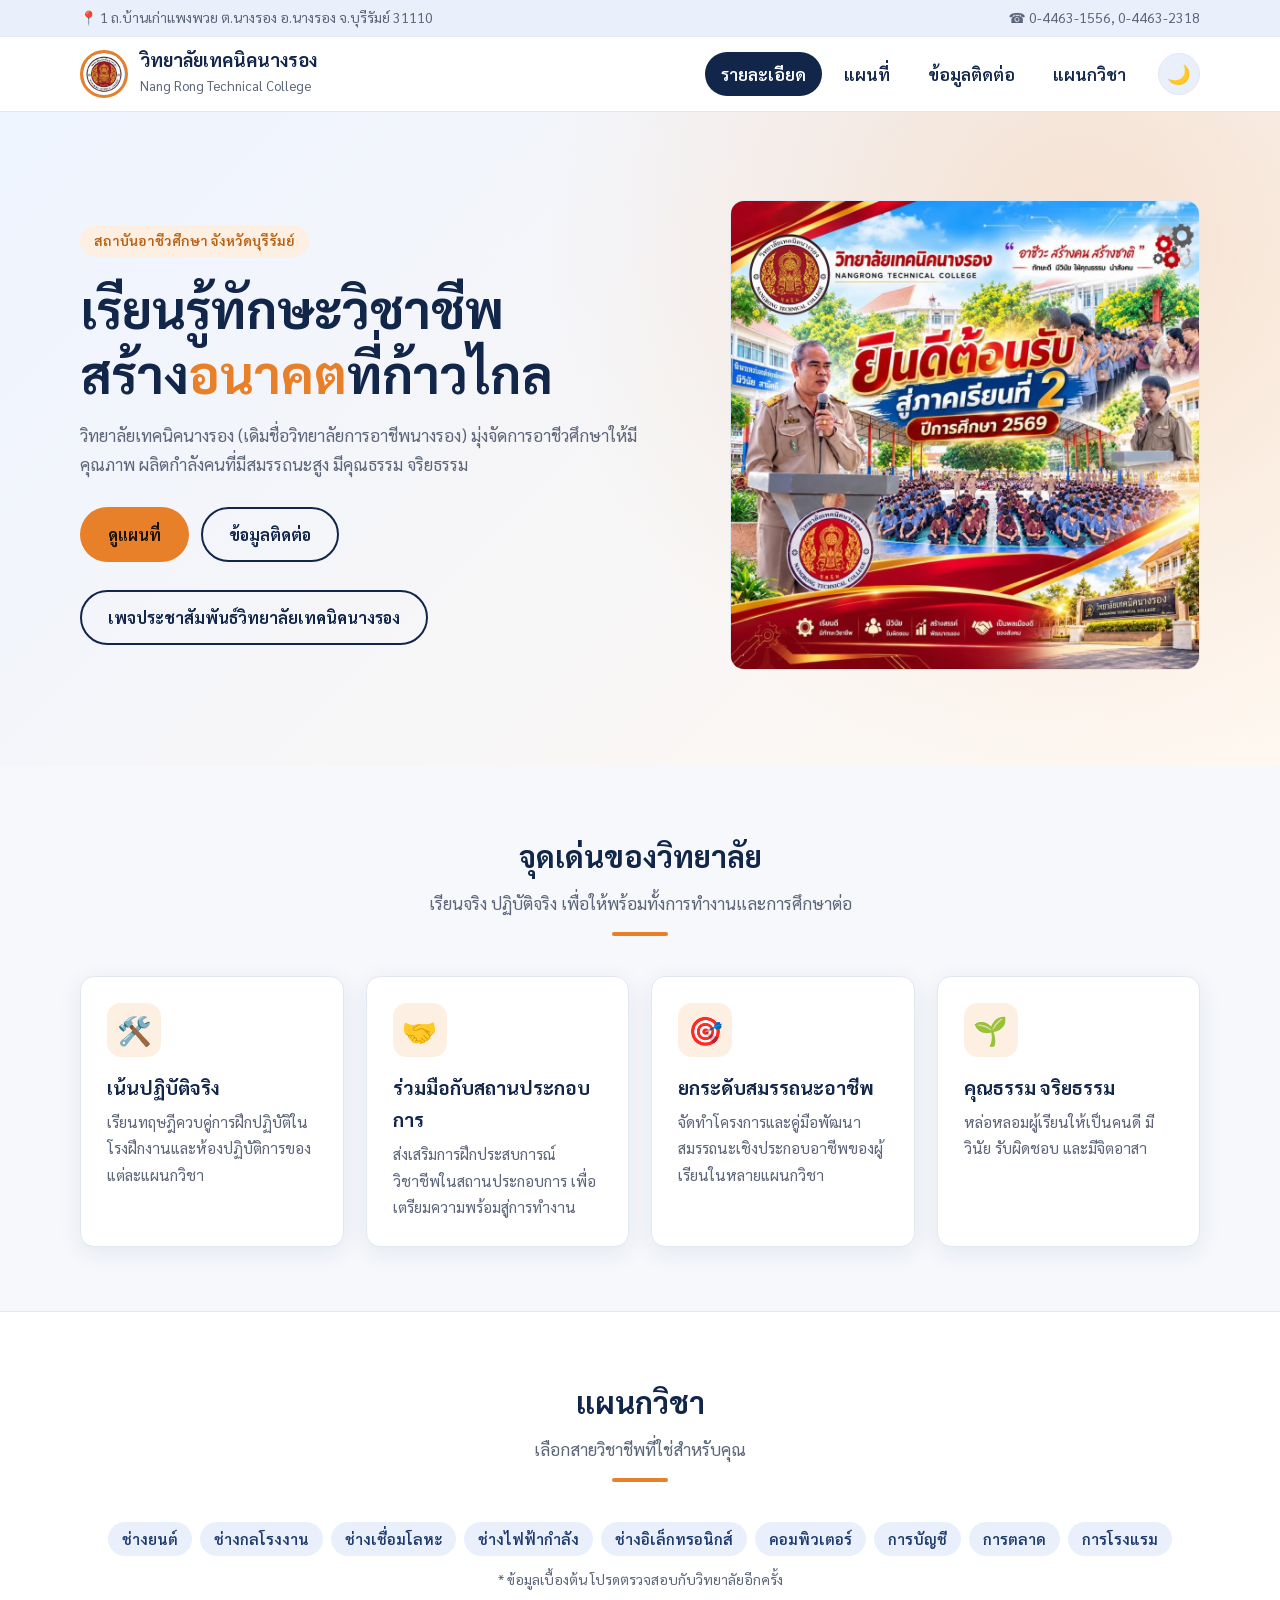
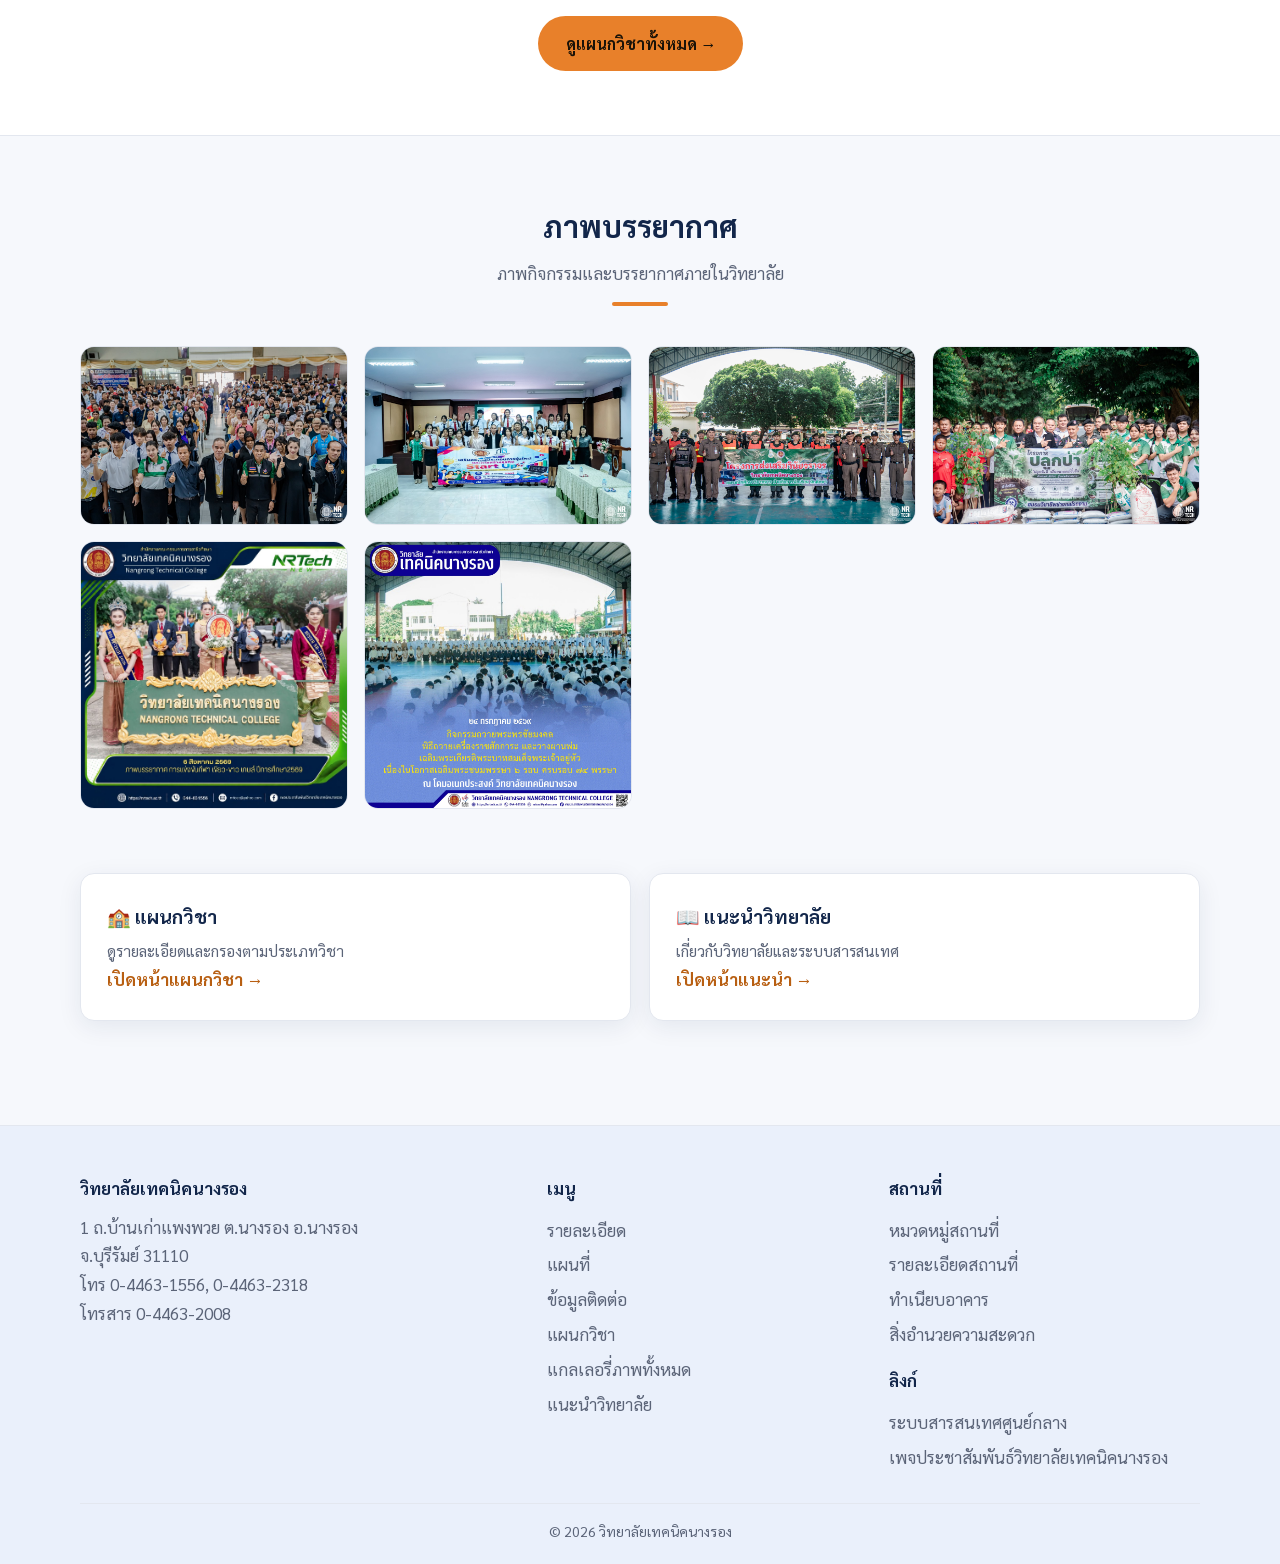
<file: index.html>
<!DOCTYPE html>
<html lang="th">
<head>
  <meta charset="UTF-8">
  <meta name="viewport" content="width=device-width, initial-scale=1">
  <title>รายละเอียด | วิทยาลัยเทคนิคนางรอง</title>
  <meta name="description" content="วิทยาลัยเทคนิคนางรอง อ.นางรอง จ.บุรีรัมย์ รายละเอียด จุดเด่น แผนกวิชา และภาพบรรยากาศ">
  <link rel="preconnect" href="https://fonts.googleapis.com">
  <link rel="preconnect" href="https://fonts.gstatic.com" crossorigin>
  <link href="https://fonts.googleapis.com/css2?family=Sarabun:wght@400;600;700&display=swap" rel="stylesheet">
  <link rel="stylesheet" href="style.css">
  <script src="theme.js"></script>
</head>
<body>

  <div class="topbar">
    <div class="container">
      <span>📍 1 ถ.บ้านเก่าแพงพวย ต.นางรอง อ.นางรอง จ.บุรีรัมย์ 31110</span>
      <span>☎ 0-4463-1556, 0-4463-2318</span>
    </div>
  </div>

  <header class="site-header">
    <div class="container">
      <a href="index.html" class="brand">
        <!-- โลโก้: ใส่ไฟล์ไว้ที่ images/logo.png (ถ้ายังไม่มี จะแสดงตัวอักษร "นร") -->
        <div class="brand-mark"><span>นร</span><img src="roob/home.jpg" alt="โลโก้วิทยาลัยเทคนิคนางรอง" onerror="this.remove()"></div>
        <div class="brand-text">
          <strong>วิทยาลัยเทคนิคนางรอง</strong>
          <span>Nang Rong Technical College</span>
        </div>
      </a>
      <button class="theme-btn" id="themeBtn" type="button" aria-label="เปลี่ยนเป็นโหมดมืด">🌙</button>
      <button class="menu-btn" aria-label="เปิดเมนู" onclick="document.getElementById('nav').classList.toggle('open')">☰</button>
      <nav class="nav" id="nav">
        <a href="index.html" class="active">รายละเอียด</a>
        <a href="map.html">แผนที่</a>
        <a href="contact.html">ข้อมูลติดต่อ</a>
        <a href="departments.html">แผนกวิชา</a>
      </nav>
    </div>
  </header>

  <main>

    <div class="hero">
      <div class="container">
        <div>
          <span class="eyebrow">สถาบันอาชีวศึกษา จังหวัดบุรีรัมย์</span>
          <h1>เรียนรู้ทักษะวิชาชีพ<br>สร้าง<em>อนาคต</em>ที่ก้าวไกล</h1>
          <p>วิทยาลัยเทคนิคนางรอง (เดิมชื่อวิทยาลัยการอาชีพนางรอง) มุ่งจัดการอาชีวศึกษาให้มีคุณภาพ ผลิตกำลังคนที่มีสมรรถนะสูง มีคุณธรรม จริยธรรม</p>
          <div class="hero-actions">
            <a href="map.html" class="btn btn-primary">ดูแผนที่</a>
            <a href="contact.html" class="btn btn-ghost">ข้อมูลติดต่อ</a>
          </div>
          <p></p>
          <div class="hero-actions">
            <a href="https://web.facebook.com/NrTechNew" target="_blank" rel="noopener " class="btn btn-ghost">เพจประชาสัมพันธ์วิทยาลัยเทคนิคนางรอง</a>
          </div>
        </div>
        <!-- รูปหลัก: ใส่ไฟล์ไว้ที่ images/hero.jpg -->
        <div class="photo hero-photo" data-label="รูปหลัก: home.jpg">
          <img src="roob/logo.jpg" alt= "อาคารวิทยาลัยเทคนิคนางรอง" onerror="this.remove()">
        </div>
      </div>
    </div>

    <section>
      <div class="container">
        <div class="section-head">
          <h2>จุดเด่นของวิทยาลัย</h2>
          <p>เรียนจริง ปฏิบัติจริง เพื่อให้พร้อมทั้งการทำงานและการศึกษาต่อ</p>
        </div>
        <div class="grid grid-3">
          <article class="card"><div class="icon">🛠️</div><h3>เน้นปฏิบัติจริง</h3><p>เรียนทฤษฎีควบคู่การฝึกปฏิบัติในโรงฝึกงานและห้องปฏิบัติการของแต่ละแผนกวิชา</p></article>
          <article class="card"><div class="icon">🤝</div><h3>ร่วมมือกับสถานประกอบการ</h3><p>ส่งเสริมการฝึกประสบการณ์วิชาชีพในสถานประกอบการ เพื่อเตรียมความพร้อมสู่การทำงาน</p></article>
          <article class="card"><div class="icon">🎯</div><h3>ยกระดับสมรรถนะอาชีพ</h3><p>จัดทำโครงการและคู่มือพัฒนาสมรรถนะเชิงประกอบอาชีพของผู้เรียนในหลายแผนกวิชา</p></article>
          <article class="card"><div class="icon">🌱</div><h3>คุณธรรม จริยธรรม</h3><p>หล่อหลอมผู้เรียนให้เป็นคนดี มีวินัย รับผิดชอบ และมีจิตอาสา</p></article>
        </div>
      </div>
    </section>

    <section class="section-alt">
      <div class="container">
        <div class="section-head">
          <h2>แผนกวิชา</h2>
          <p>เลือกสายวิชาชีพที่ใช่สำหรับคุณ</p>
        </div>
        <div class="chips" style="justify-content:center">
          <span class="chip">ช่างยนต์</span><span class="chip">ช่างกลโรงงาน</span><span class="chip">ช่างเชื่อมโลหะ</span>
          <span class="chip">ช่างไฟฟ้ากำลัง</span><span class="chip">ช่างอิเล็กทรอนิกส์</span><span class="chip">คอมพิวเตอร์</span>
          <span class="chip">การบัญชี</span><span class="chip">การตลาด</span><span class="chip">การโรงแรม</span>
        </div>
        <p style="text-align:center;color:var(--muted);font-size:14px;margin-top:12px">* ข้อมูลเบื้องต้น โปรดตรวจสอบกับวิทยาลัยอีกครั้ง</p>
        <p style="text-align:center;margin-top:24px"><a href="departments.html" class="btn btn-primary">ดูแผนกวิชาทั้งหมด →</a></p>
      </div>
    </section>

    <section>
      <div class="container">
        <div class="section-head">
          <h2>ภาพบรรยากาศ</h2>
          <p>ภาพกิจกรรมและบรรยากาศภายในวิทยาลัย</p>
        </div>
        <!-- แกลเลอรี: ใส่ไฟล์ images/gallery-1.jpg ถึง gallery-6.jpg
             ต้องการเพิ่มรูป ให้คัดลอกบล็อก <div class="photo">…</div> ต่อท้ายได้เลย -->
        <div class="gallery">
          <div class="photo" data-label="images/gallery-1.jpg"><img src="roob/m1.jpg" alt="ภาพกิจกรรม 1" loading="lazy" onerror="this.remove()"></div>
          <div class="photo" data-label="images/gallery-2.jpg"><img src="roob/m2.jpg" alt="ภาพกิจกรรม 2" loading="lazy" onerror="this.remove()"></div>
          <div class="photo" data-label="images/gallery-3.jpg"><img src="roob/m3.jpg" alt="ภาพกิจกรรม 3" loading="lazy" onerror="this.remove()"></div>
          <div class="photo" data-label="images/gallery-4.jpg"><img src="roob/m4.jpg" alt="ภาพกิจกรรม 4" loading="lazy" onerror="this.remove()"></div>
          <div class="photo" data-label="images/gallery-5.jpg"><img src="roob/m5.jpg" alt="ภาพกิจกรรม 5" loading="lazy" onerror="this.remove()"></div>
          <div class="photo" data-label="images/gallery-6.jpg"><img src="roob/m6.jpg" alt="ภาพกิจกรรม 6" loading="lazy" onerror="this.remove()"></div>
        </div>
      </div>
    </section>

    <section style="padding-top:0">
      <div class="container link-cards">
        <a class="card" href="departments.html"><h3>🏫 แผนกวิชา</h3><p>ดูรายละเอียดและกรองตามประเภทวิชา</p><span class="go">เปิดหน้าแผนกวิชา →</span></a>
        <a class="card" href="about.html"><h3>📖 แนะนำวิทยาลัย</h3><p>เกี่ยวกับวิทยาลัยและระบบสารสนเทศ</p><span class="go">เปิดหน้าแนะนำ →</span></a>
      </div>
    </section>
  </main>

  <footer class="site-footer">
    <div class="container">
      <div class="footer-grid">
        <div>
          <h4>วิทยาลัยเทคนิคนางรอง</h4>
          <p>1 ถ.บ้านเก่าแพงพวย ต.นางรอง อ.นางรอง<br>จ.บุรีรัมย์ 31110</p>
          <p>โทร 0-4463-1556, 0-4463-2318<br>โทรสาร 0-4463-2008</p>
        </div>
        <div>
          <h4>เมนู</h4>
          <ul>
            <li><a href="index.html">รายละเอียด</a></li>
            <li><a href="map.html">แผนที่</a></li>
            <li><a href="contact.html">ข้อมูลติดต่อ</a></li>
            <li><a href="departments.html">แผนกวิชา</a></li>
            <li><a href="gallery.html">แกลเลอรี่ภาพทั้งหมด</a></li>
            <li><a href="about.html">แนะนำวิทยาลัย</a></li>
          </ul>
        </div>
        <div>
          <h4>สถานที่</h4>
          <ul>
            <li><a href="service.html">หมวดหมู่สถานที่</a></li>
            <li><a href="detail.html">รายละเอียดสถานที่</a></li>
            <li><a href="buildings.html">ทำเนียบอาคาร</a></li>
            <li><a href="facilities.html">สิ่งอำนวยความสะดวก</a></li>
          </ul>
          <h4 style="margin-top:14px">ลิงก์</h4>
          <ul>
          <ul>
            <li><a href="https://my.nrtech.ac.th/" target="_blank" rel="noopener">ระบบสารสนเทศศูนย์กลาง</a></li>
            <li><a href="https://web.facebook.com/NrTechNew" target="_blank" rel="noopener">เพจประชาสัมพันธ์วิทยาลัยเทคนิคนางรอง</a></li>
          </ul>
        </div>
      </div>
      <div class="copy">© 2026 วิทยาลัยเทคนิคนางรอง</div>
    </div>
  </footer>

</body>
</html>
</file>
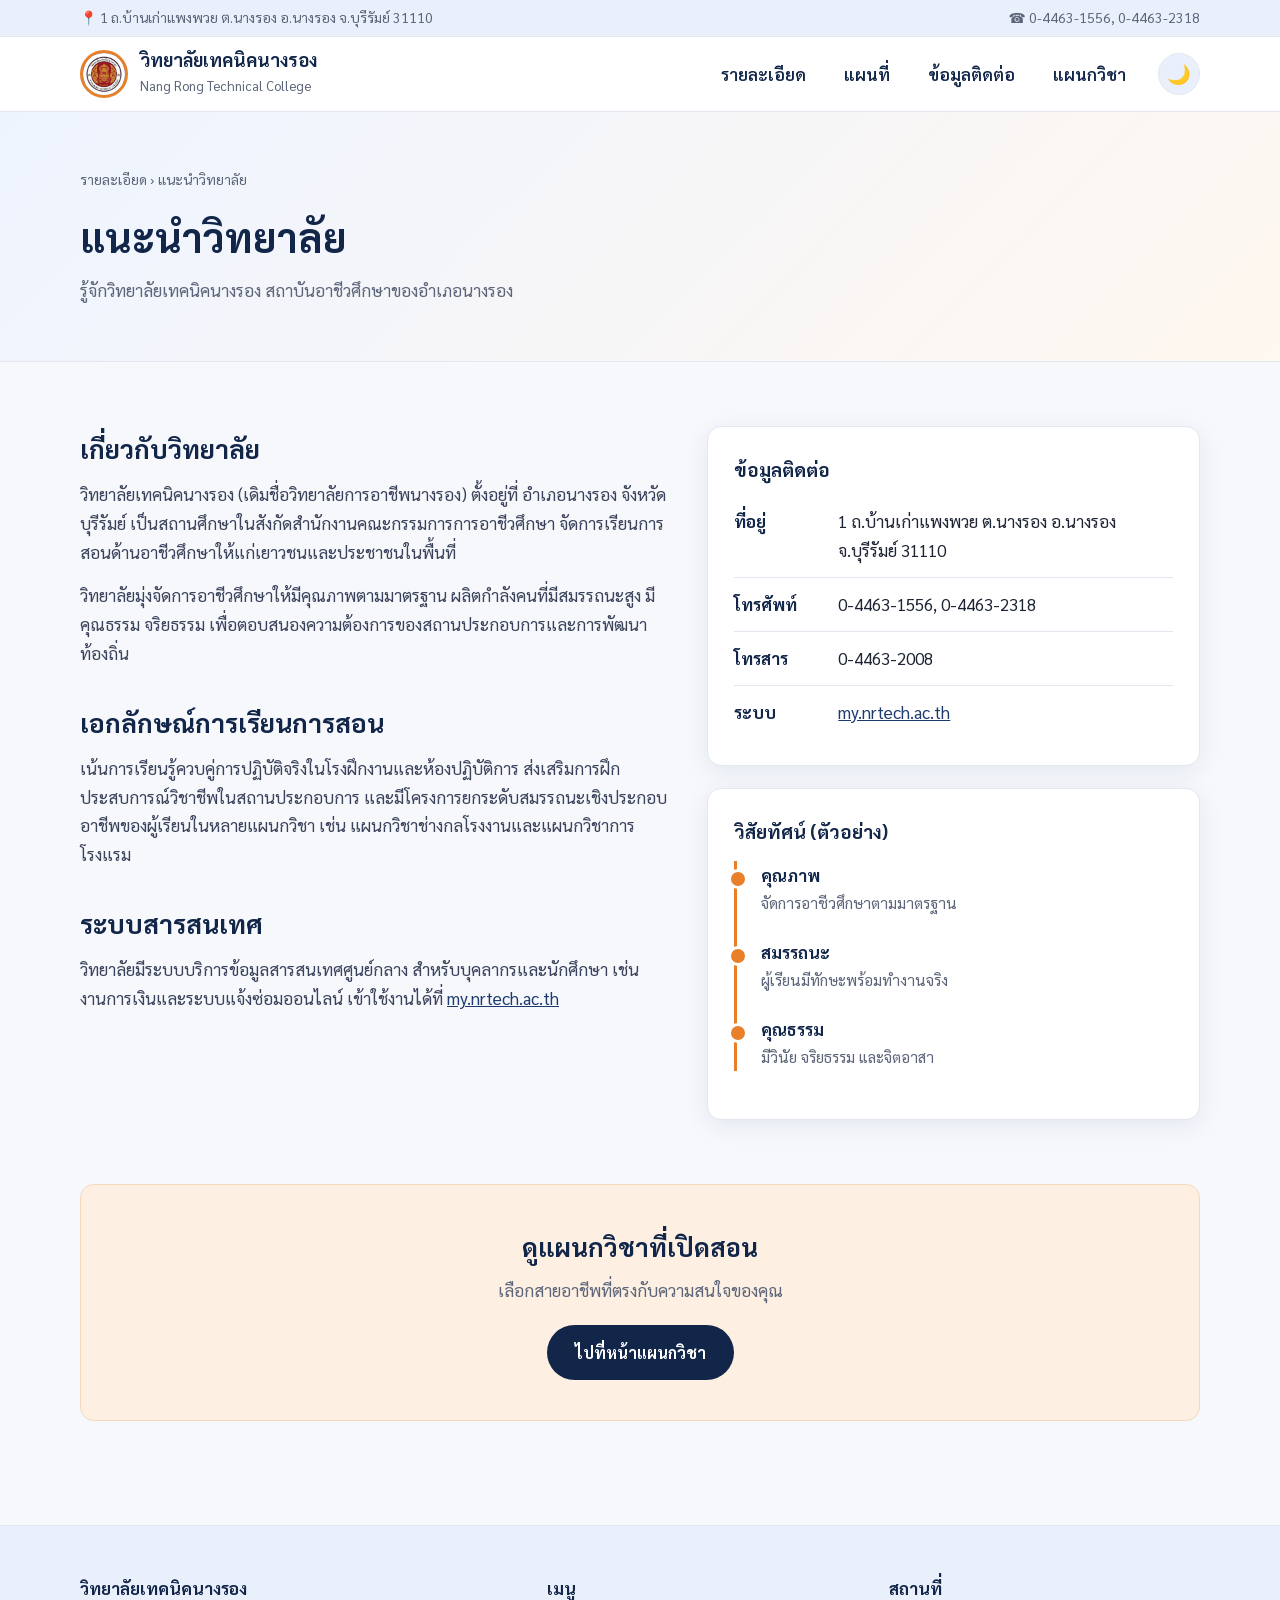
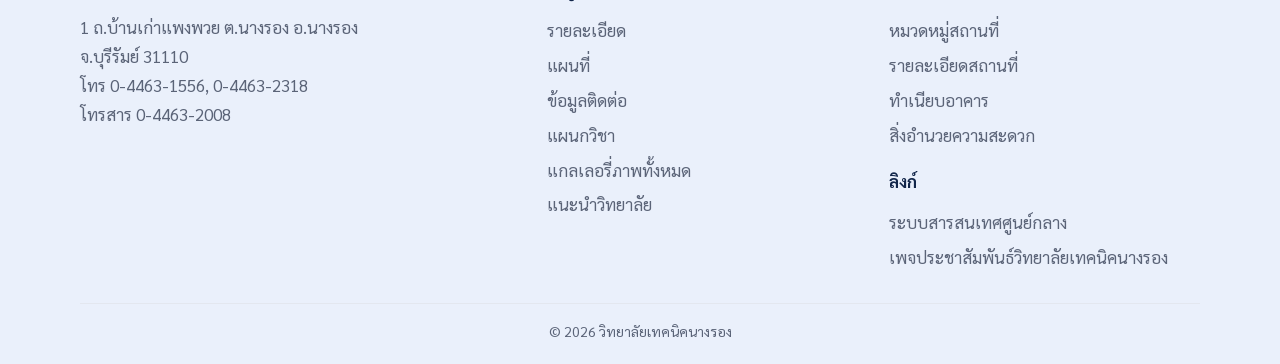
<file: about.html>
<!DOCTYPE html>
<html lang="th">
<head>
  <meta charset="UTF-8">
  <meta name="viewport" content="width=device-width, initial-scale=1">
  <title>แนะนำวิทยาลัย | วิทยาลัยเทคนิคนางรอง</title>
  <meta name="description" content="แนะนำวิทยาลัยเทคนิคนางรอง จังหวัดบุรีรัมย์ ข้อมูลทั่วไป วิสัยทัศน์ และข้อมูลการติดต่อ">
  <link rel="preconnect" href="https://fonts.googleapis.com">
  <link rel="preconnect" href="https://fonts.gstatic.com" crossorigin>
  <link href="https://fonts.googleapis.com/css2?family=Sarabun:wght@400;600;700&display=swap" rel="stylesheet">
  <link rel="stylesheet" href="style.css">
  <script src="theme.js"></script>
</head>
<body>

  <div class="topbar">
    <div class="container">
      <span>📍 1 ถ.บ้านเก่าแพงพวย ต.นางรอง อ.นางรอง จ.บุรีรัมย์ 31110</span>
      <span>☎ 0-4463-1556, 0-4463-2318</span>
    </div>
  </div>

  <header class="site-header">
    <div class="container">
      <a href="index.html" class="brand">
        <div class="brand-mark"><span>นร</span><img src="roob/home.jpg" alt="โลโก้วิทยาลัยเทคนิคนางรอง" onerror="this.remove()"></div>
        <div class="brand-text">
          <strong>วิทยาลัยเทคนิคนางรอง</strong>
          <span>Nang Rong Technical College</span>
        </div>
      </a>
      <button class="theme-btn" id="themeBtn" type="button" aria-label="เปลี่ยนเป็นโหมดมืด">🌙</button>
      <button class="menu-btn" aria-label="เปิดเมนู" onclick="document.getElementById('nav').classList.toggle('open')">☰</button>
      <nav class="nav" id="nav">
        <a href="index.html">รายละเอียด</a>
        <a href="map.html">แผนที่</a>
        <a href="contact.html">ข้อมูลติดต่อ</a>
        <a href="departments.html">แผนกวิชา</a>
      </nav>
    </div>
  </header>

  <div class="page-banner">
    <div class="container">
      <div class="crumbs"><a href="index.html">รายละเอียด</a> › แนะนำวิทยาลัย</div>
      <h1>แนะนำวิทยาลัย</h1>
      <p>รู้จักวิทยาลัยเทคนิคนางรอง สถาบันอาชีวศึกษาของอำเภอนางรอง</p>
    </div>
  </div>

  <main>
    <section>
      <div class="container two-col">

        <div class="prose">
          <h2>เกี่ยวกับวิทยาลัย</h2>
          <p>วิทยาลัยเทคนิคนางรอง (เดิมชื่อวิทยาลัยการอาชีพนางรอง) ตั้งอยู่ที่ อำเภอนางรอง จังหวัดบุรีรัมย์ เป็นสถานศึกษาในสังกัดสำนักงานคณะกรรมการการอาชีวศึกษา จัดการเรียนการสอนด้านอาชีวศึกษาให้แก่เยาวชนและประชาชนในพื้นที่</p>
          <p>วิทยาลัยมุ่งจัดการอาชีวศึกษาให้มีคุณภาพตามมาตรฐาน ผลิตกำลังคนที่มีสมรรถนะสูง มีคุณธรรม จริยธรรม เพื่อตอบสนองความต้องการของสถานประกอบการและการพัฒนาท้องถิ่น</p>

          <h2 style="margin-top:32px">เอกลักษณ์การเรียนการสอน</h2>
          <p>เน้นการเรียนรู้ควบคู่การปฏิบัติจริงในโรงฝึกงานและห้องปฏิบัติการ ส่งเสริมการฝึกประสบการณ์วิชาชีพในสถานประกอบการ และมีโครงการยกระดับสมรรถนะเชิงประกอบอาชีพของผู้เรียนในหลายแผนกวิชา เช่น แผนกวิชาช่างกลโรงงานและแผนกวิชาการโรงแรม</p>

          <h2 style="margin-top:32px">ระบบสารสนเทศ</h2>
          <p>วิทยาลัยมีระบบบริการข้อมูลสารสนเทศศูนย์กลาง สำหรับบุคลากรและนักศึกษา เช่น งานการเงินและระบบแจ้งซ่อมออนไลน์ เข้าใช้งานได้ที่
            <a href="https://my.nrtech.ac.th/" target="_blank" rel="noopener" style="color:var(--navy-2);text-decoration:underline">my.nrtech.ac.th</a></p>
        </div>

        <aside>
          <div class="card" id="contact">
            <h3 style="margin-bottom:10px">ข้อมูลติดต่อ</h3>
            <ul class="info-list">
              <li><span class="k">ที่อยู่</span><span>1 ถ.บ้านเก่าแพงพวย ต.นางรอง อ.นางรอง จ.บุรีรัมย์ 31110</span></li>
              <li><span class="k">โทรศัพท์</span><span>0-4463-1556, 0-4463-2318</span></li>
              <li><span class="k">โทรสาร</span><span>0-4463-2008</span></li>
              <li><span class="k">ระบบ</span><span><a href="https://my.nrtech.ac.th/" target="_blank" rel="noopener">my.nrtech.ac.th</a></span></li>
            </ul>
          </div>

          <div class="card" style="margin-top:22px">
            <h3 style="margin-bottom:14px">วิสัยทัศน์ (ตัวอย่าง)</h3>
            <div class="timeline">
              <div class="item"><h4>คุณภาพ</h4><p>จัดการอาชีวศึกษาตามมาตรฐาน</p></div>
              <div class="item"><h4>สมรรถนะ</h4><p>ผู้เรียนมีทักษะพร้อมทำงานจริง</p></div>
              <div class="item"><h4>คุณธรรม</h4><p>มีวินัย จริยธรรม และจิตอาสา</p></div>
            </div>
          </div>
        </aside>

      </div>
    </section>

    <section style="padding-top:0">
      <div class="container">
        <div class="cta">
          <h2>ดูแผนกวิชาที่เปิดสอน</h2>
          <p>เลือกสายอาชีพที่ตรงกับความสนใจของคุณ</p>
          <a href="departments.html" class="btn btn-primary">ไปที่หน้าแผนกวิชา</a>
        </div>
      </div>
    </section>
  </main>

<footer class="site-footer">
    <div class="container">
      <div class="footer-grid">
        <div>
          <h4>วิทยาลัยเทคนิคนางรอง</h4>
          <p>1 ถ.บ้านเก่าแพงพวย ต.นางรอง อ.นางรอง<br>จ.บุรีรัมย์ 31110</p>
          <p>โทร 0-4463-1556, 0-4463-2318<br>โทรสาร 0-4463-2008</p>
        </div>
        <div>
          <h4>เมนู</h4>
          <ul>
            <li><a href="index.html">รายละเอียด</a></li>
            <li><a href="map.html">แผนที่</a></li>
            <li><a href="contact.html">ข้อมูลติดต่อ</a></li>
            <li><a href="departments.html">แผนกวิชา</a></li>
            <li><a href="gallery.html">แกลเลอรี่ภาพทั้งหมด</a></li>
            <li><a href="about.html">แนะนำวิทยาลัย</a></li>
          </ul>
        </div>
        <div>
          <h4>สถานที่</h4>
          <ul>
            <li><a href="service.html">หมวดหมู่สถานที่</a></li>
            <li><a href="detail.html">รายละเอียดสถานที่</a></li>
            <li><a href="buildings.html">ทำเนียบอาคาร</a></li>
            <li><a href="facilities.html">สิ่งอำนวยความสะดวก</a></li>
          </ul>
          <h4 style="margin-top:14px">ลิงก์</h4>
          <ul>
          <ul>
            <li><a href="https://my.nrtech.ac.th/" target="_blank" rel="noopener">ระบบสารสนเทศศูนย์กลาง</a></li>
            <li><a href="https://web.facebook.com/NrTechNew" target="_blank" rel="noopener">เพจประชาสัมพันธ์วิทยาลัยเทคนิคนางรอง</a></li>
          </ul>
        </div>
      </div>
      <div class="copy">© 2026 วิทยาลัยเทคนิคนางรอง</div>
    </div>
  </footer>

</body>
</html>
</file>
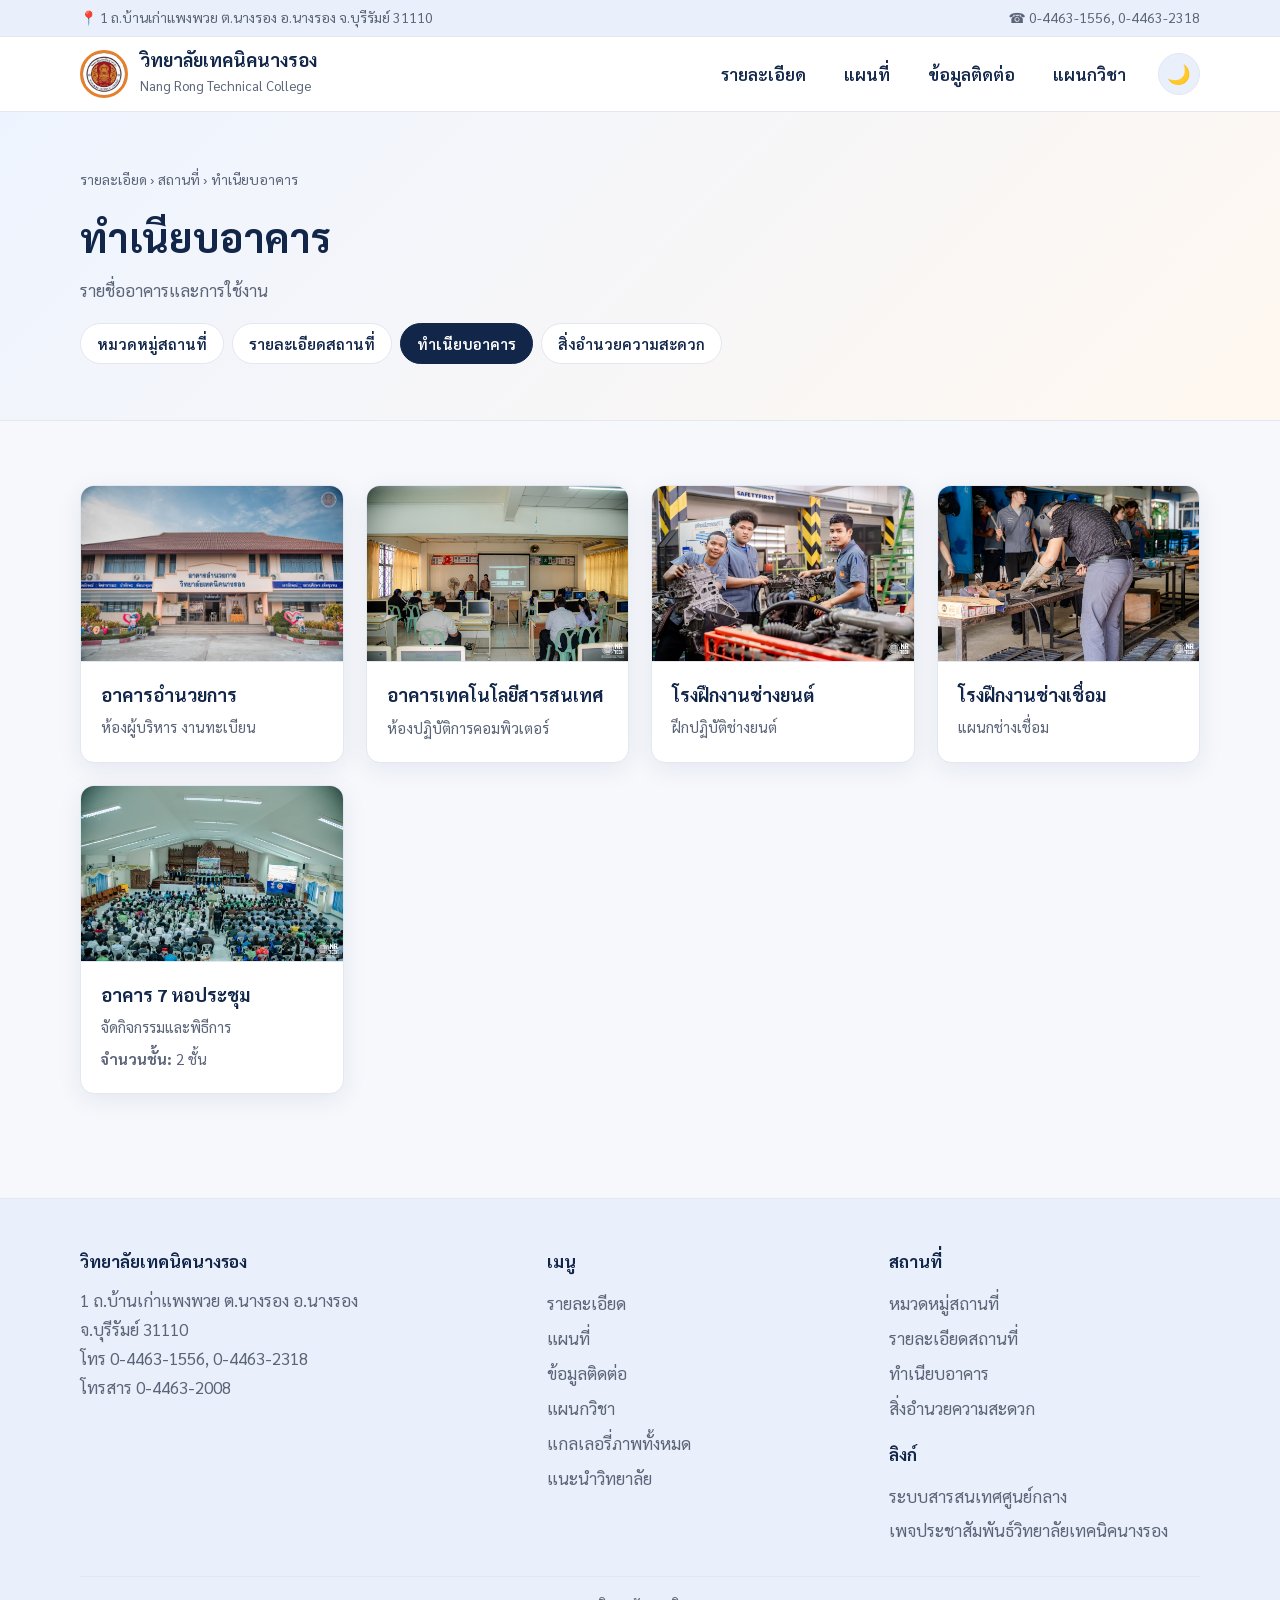
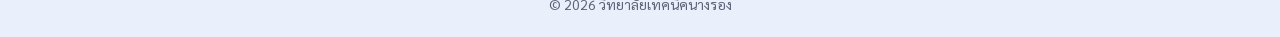
<file: buildings.html>
<!DOCTYPE html>
<html lang="th">
<head>
  <meta charset="UTF-8">
  <meta name="viewport" content="width=device-width, initial-scale=1">
  <title>ทำเนียบอาคาร | วิทยาลัยเทคนิคนางรอง</title>
  <meta name="description" content="ทำเนียบอาคารของวิทยาลัยเทคนิคนางรอง">
  <link rel="preconnect" href="https://fonts.googleapis.com">
  <link rel="preconnect" href="https://fonts.gstatic.com" crossorigin>
  <link href="https://fonts.googleapis.com/css2?family=Sarabun:wght@400;600;700&display=swap" rel="stylesheet">
  <link rel="stylesheet" href="style.css">
  <script src="theme.js"></script>
</head>
<body>

  <div class="topbar">
    <div class="container">
      <span>📍 1 ถ.บ้านเก่าแพงพวย ต.นางรอง อ.นางรอง จ.บุรีรัมย์ 31110</span>
      <span>☎ 0-4463-1556, 0-4463-2318</span>
    </div>
  </div>

  <header class="site-header">
    <div class="container">
      <a href="index.html" class="brand">
        <div class="brand-mark"><span>นร</span><img src="roob/home.jpg" alt="โลโก้วิทยาลัยเทคนิคนางรอง" onerror="this.remove()"></div>
        <div class="brand-text">
          <strong>วิทยาลัยเทคนิคนางรอง</strong>
          <span>Nang Rong Technical College</span>
        </div>
      </a>
      <button class="theme-btn" id="themeBtn" type="button" aria-label="เปลี่ยนเป็นโหมดมืด">🌙</button>
      <button class="menu-btn" aria-label="เปิดเมนู" onclick="document.getElementById('nav').classList.toggle('open')">☰</button>
      <nav class="nav" id="nav">
        <a href="index.html">รายละเอียด</a>
        <a href="map.html">แผนที่</a>
        <a href="contact.html">ข้อมูลติดต่อ</a>
        <a href="departments.html">แผนกวิชา</a>

      </nav>
    </div>
  </header>

  <main>
    <div class="page-banner">
      <div class="container">
        <div class="crumbs"><a href="index.html">รายละเอียด</a> › สถานที่ › ทำเนียบอาคาร</div>
        <h1>ทำเนียบอาคาร</h1>
        <p>รายชื่ออาคารและการใช้งาน</p>
        <nav class="subnav" aria-label="เมนูสถานที่">
          <a href="service.html"%%>หมวดหมู่สถานที่</a>
          <a href="detail.html"%%>รายละเอียดสถานที่</a>
          <a href="buildings.html"% class="active"%>ทำเนียบอาคาร</a>
          <a href="facilities.html"%%>สิ่งอำนวยความสะดวก</a>
        </nav>
      </div>
    </div>

    <section>
      <div class="container">
        <div class="grid grid-3">
        <article class="card pcard">
          <div class="photo" data-label="images/buildings/b1.jpg"><img src="roob/d1.jpg" alt="อาคาร 1 อาคารอำนวยการ" loading="lazy" onerror="this.remove()"></div>
          <div class="body">
            <h3>อาคารอำนวยการ</h3>
            <p>ห้องผู้บริหาร งานทะเบียน </p>
          </div>
        </article>

        <article class="card pcard">
          <div class="photo" data-label="images/buildings/b3.jpg"><img src="roob/d2.jpg" alt="อาคาร 3 อาคารเทคโนโลยีสารสนเทศ" loading="lazy" onerror="this.remove()"></div>
          <div class="body">
            <h3>อาคารเทคโนโลยีสารสนเทศ</h3>
            <p>ห้องปฏิบัติการคอมพิวเตอร์</p>
          </div>
        </article>
        <article class="card pcard">
          <div class="photo" data-label="images/buildings/b5.jpg"><img src="roob/d4.jpg" alt="อาคาร 5 โรงฝึกงานช่างยนต์" loading="lazy" onerror="this.remove()"></div>
          <div class="body">
            <h3>โรงฝึกงานช่างยนต์</h3>
            <p>ฝึกปฏิบัติช่างยนต์</p>
          </div>
        </article>
        <article class="card pcard">
          <div class="photo" data-label="images/buildings/b6.jpg"><img src="roob/d6.jpg" alt="อาคาร 6 อาคารโรงอาหาร" loading="lazy" onerror="this.remove()"></div>
          <div class="body">
            <h3>โรงฝึกงานช่างเชื่อม</h3>
            <p>แผนกช่างเชื่อม</p>
          </div>
        </article>
        <article class="card pcard">
          <div class="photo" data-label="images/buildings/b7.jpg"><img src="roob/d7.jpg" alt="อาคาร 7 หอประชุม" loading="lazy" onerror="this.remove()"></div>
          <div class="body">
            <h3>อาคาร 7 หอประชุม</h3>
            <p>จัดกิจกรรมและพิธีการ</p>
            <p style="margin-top:6px"><b>จำนวนชั้น:</b> 2 ชั้น</p>
          </div>
        </article>
        </div>
      </div>
    </section>
  </main>

<footer class="site-footer">
    <div class="container">
      <div class="footer-grid">
        <div>
          <h4>วิทยาลัยเทคนิคนางรอง</h4>
          <p>1 ถ.บ้านเก่าแพงพวย ต.นางรอง อ.นางรอง<br>จ.บุรีรัมย์ 31110</p>
          <p>โทร 0-4463-1556, 0-4463-2318<br>โทรสาร 0-4463-2008</p>
        </div>
        <div>
          <h4>เมนู</h4>
          <ul>
            <li><a href="index.html">รายละเอียด</a></li>
            <li><a href="map.html">แผนที่</a></li>
            <li><a href="contact.html">ข้อมูลติดต่อ</a></li>
            <li><a href="departments.html">แผนกวิชา</a></li>
            <li><a href="gallery.html">แกลเลอรี่ภาพทั้งหมด</a></li>
            <li><a href="about.html">แนะนำวิทยาลัย</a></li>
          </ul>
        </div>
        <div>
          <h4>สถานที่</h4>
          <ul>
            <li><a href="service.html">หมวดหมู่สถานที่</a></li>
            <li><a href="detail.html">รายละเอียดสถานที่</a></li>
            <li><a href="buildings.html">ทำเนียบอาคาร</a></li>
            <li><a href="facilities.html">สิ่งอำนวยความสะดวก</a></li>
          </ul>
          <h4 style="margin-top:14px">ลิงก์</h4>
          <ul>
          <ul>
            <li><a href="https://my.nrtech.ac.th/" target="_blank" rel="noopener">ระบบสารสนเทศศูนย์กลาง</a></li>
            <li><a href="https://web.facebook.com/NrTechNew" target="_blank" rel="noopener">เพจประชาสัมพันธ์วิทยาลัยเทคนิคนางรอง</a></li>
          </ul>
        </div>
      </div>
      <div class="copy">© 2026 วิทยาลัยเทคนิคนางรอง</div>
    </div>
  </footer>

</body>
</html>
</file>
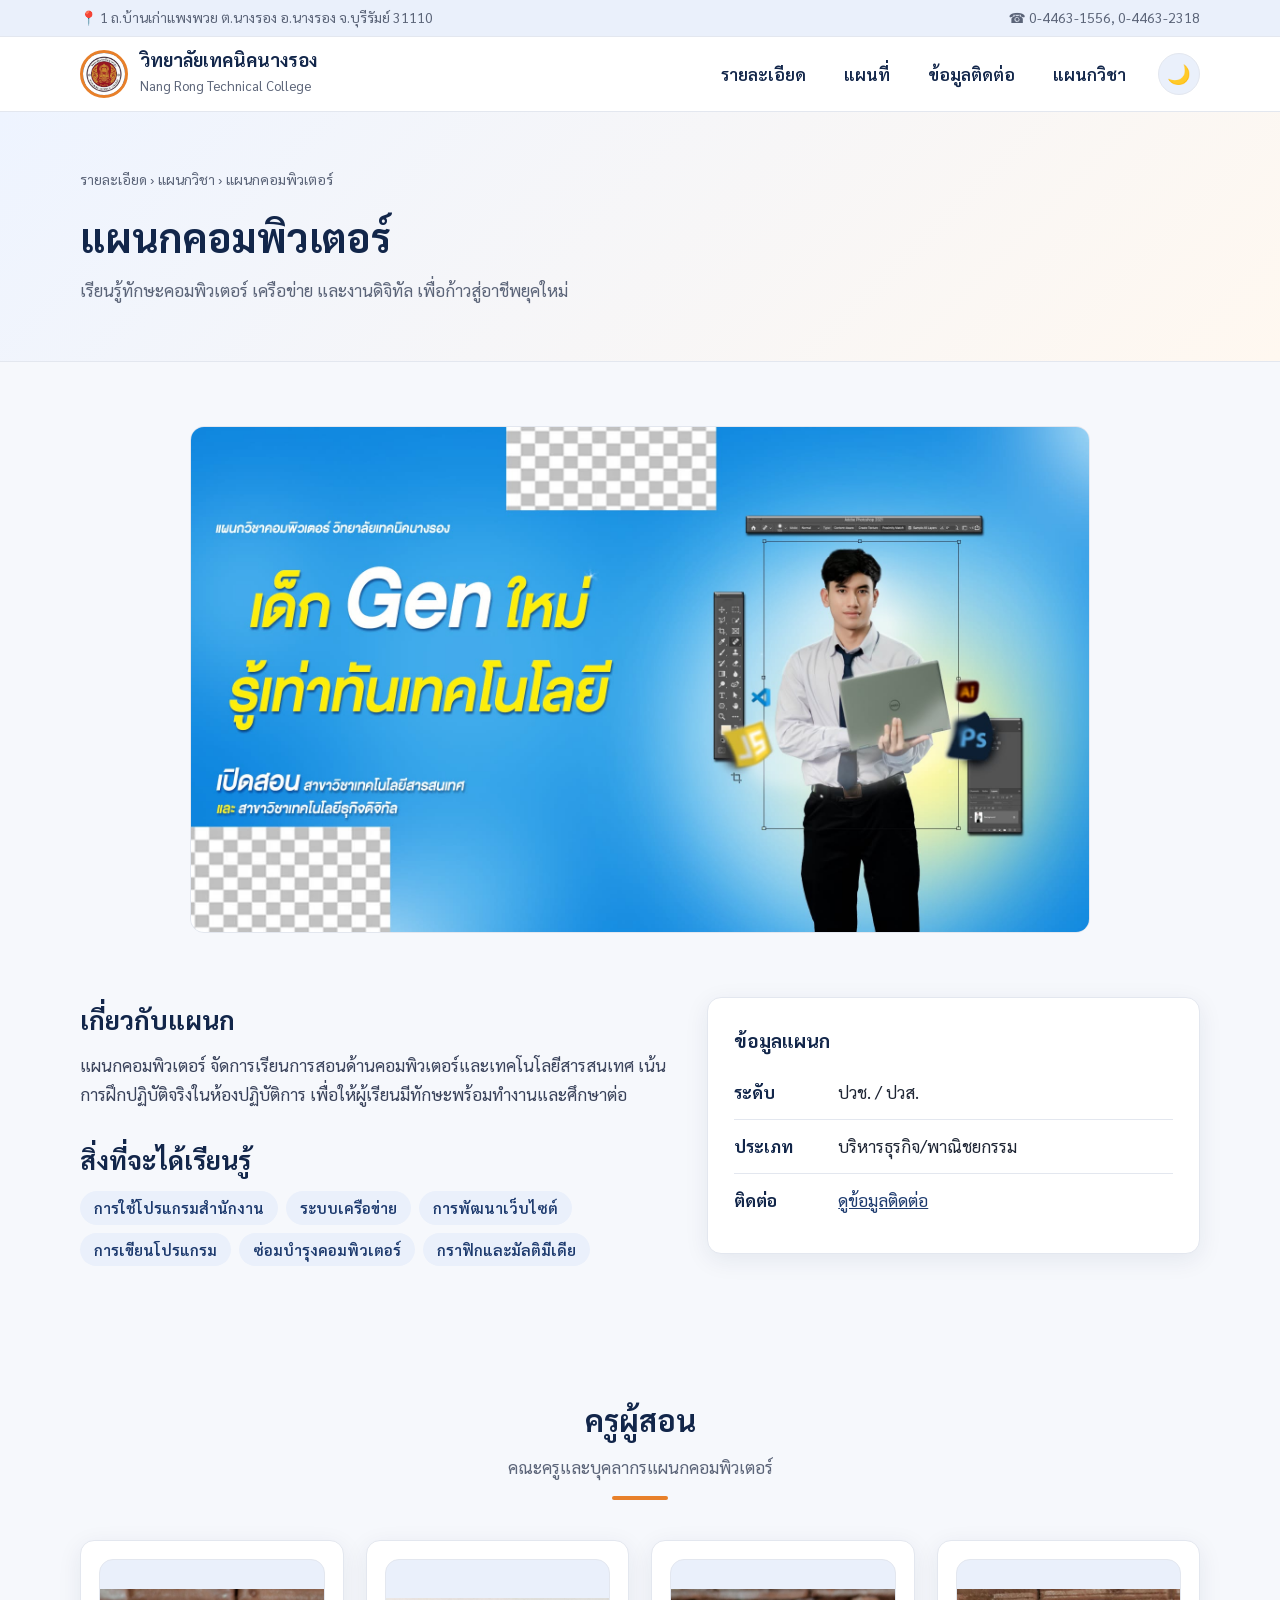
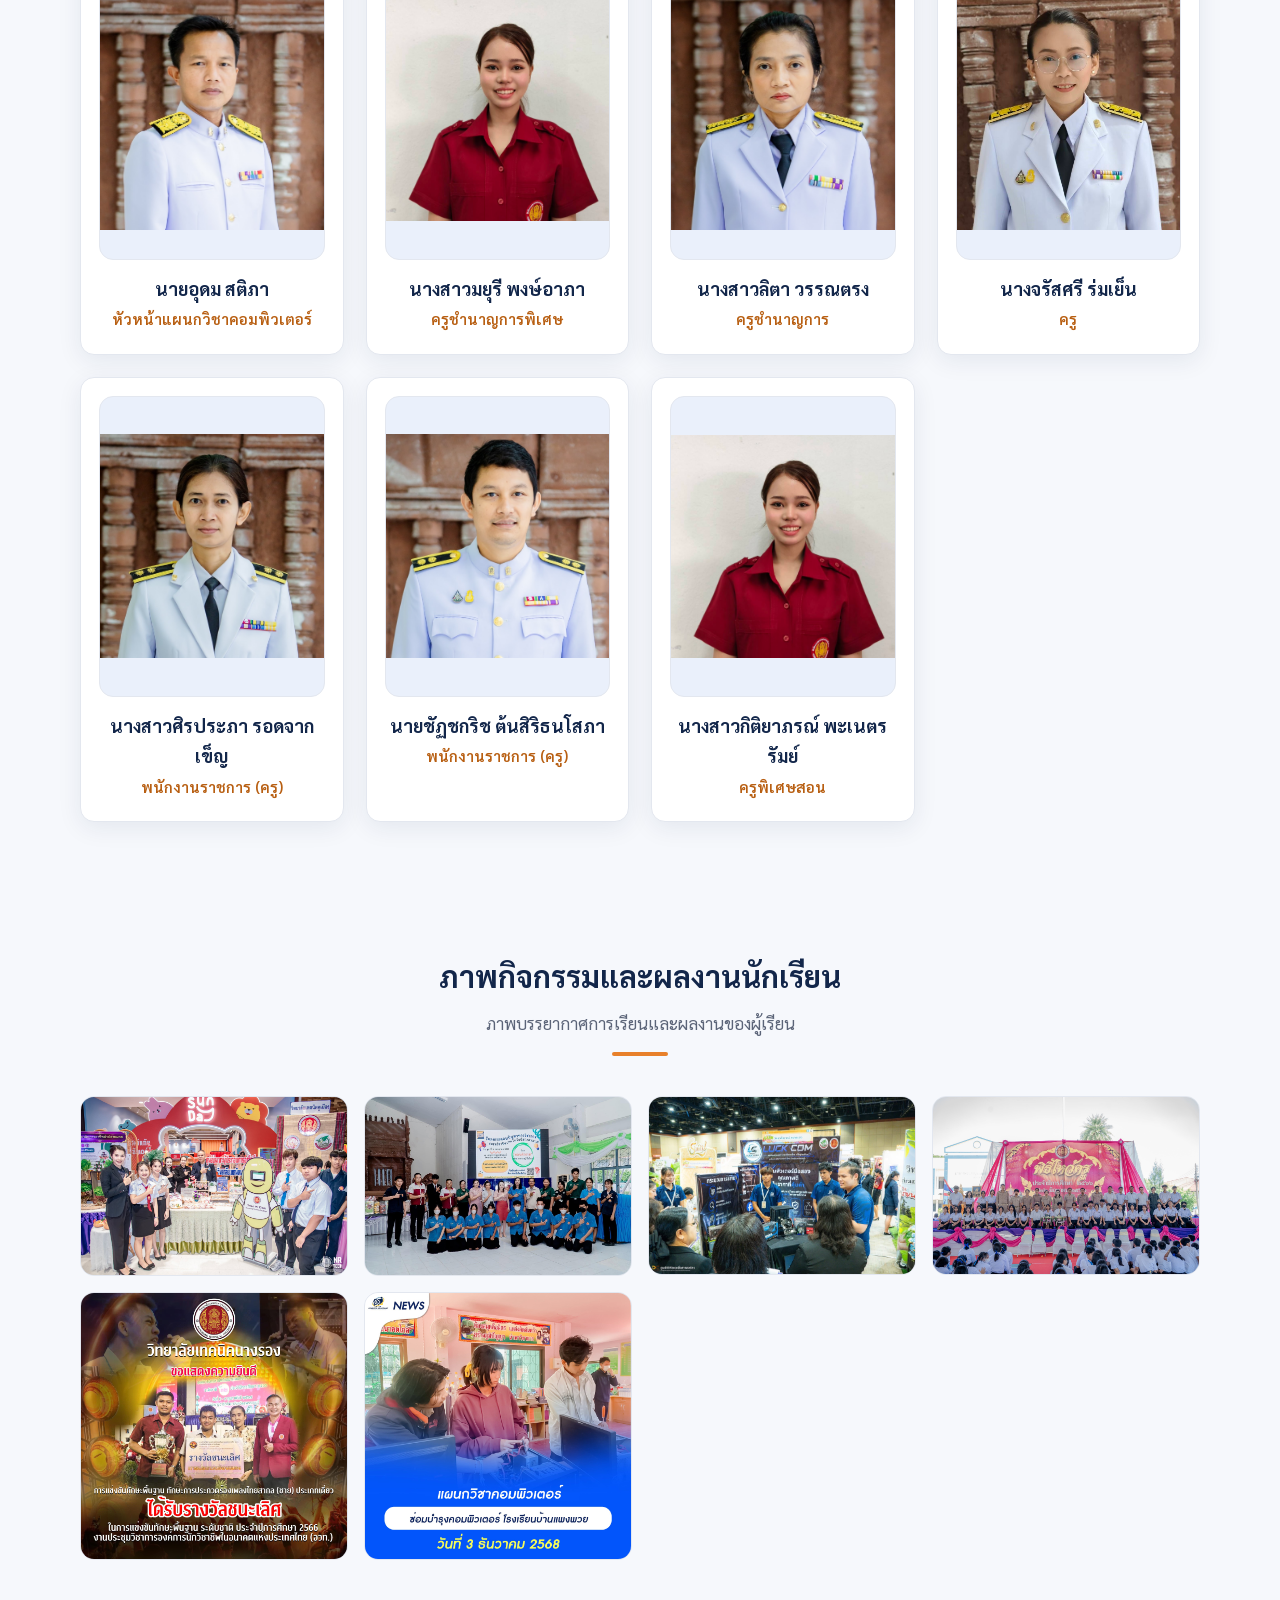
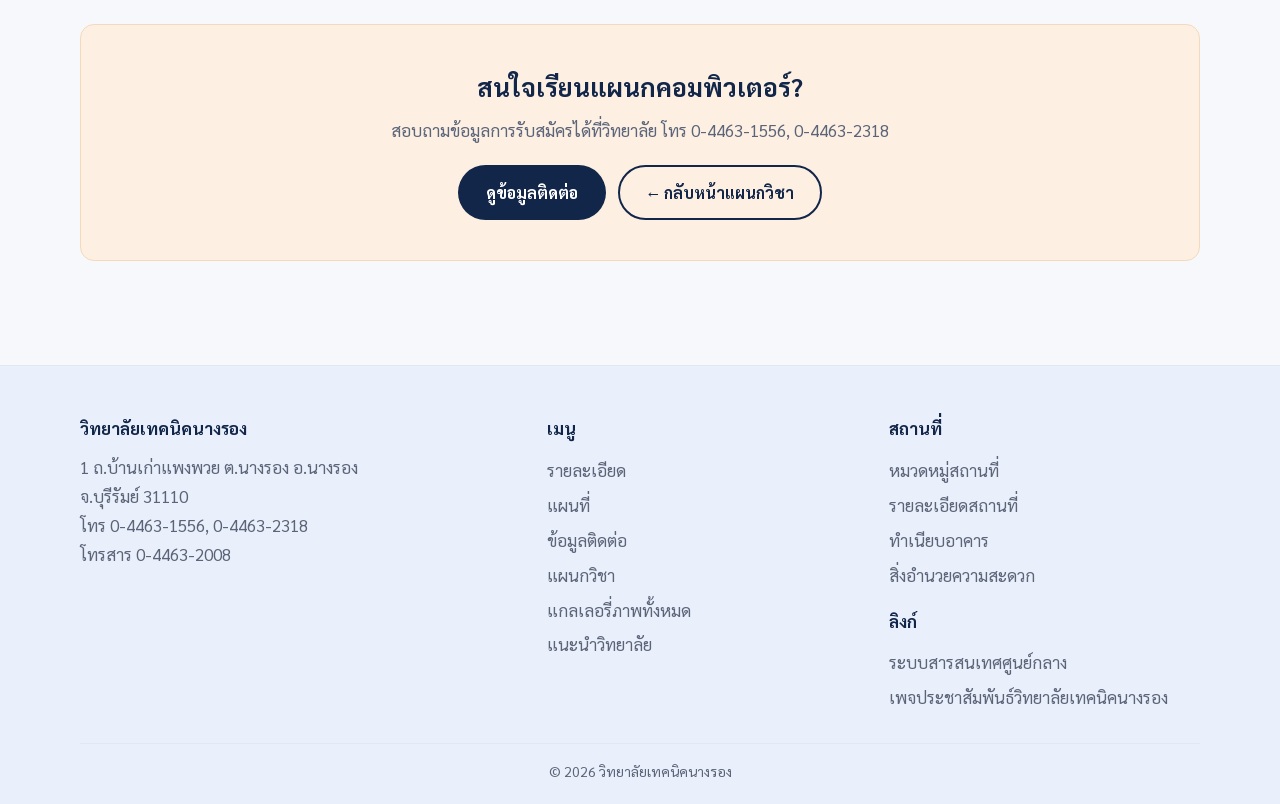
<file: computer.html>
<!DOCTYPE html>
<html lang="th">
<head>
  <meta charset="UTF-8">
  <meta name="viewport" content="width=device-width, initial-scale=1">
  <title>แผนกคอมพิวเตอร์ | วิทยาลัยเทคนิคนางรอง</title>
  <meta name="description" content="แผนกคอมพิวเตอร์ วิทยาลัยเทคนิคนางรอง เรียนรู้ทักษะคอมพิวเตอร์ เครือข่าย การพัฒนาเว็บ และงานดิจิทัล">
  <link rel="preconnect" href="https://fonts.googleapis.com">
  <link rel="preconnect" href="https://fonts.gstatic.com" crossorigin>
  <link href="https://fonts.googleapis.com/css2?family=Sarabun:wght@400;600;700&display=swap" rel="stylesheet">
  <link rel="stylesheet" href="style.css">
  <script src="theme.js"></script>
</head>
<body>

  <div class="topbar">
    <div class="container">
      <span>📍 1 ถ.บ้านเก่าแพงพวย ต.นางรอง อ.นางรอง จ.บุรีรัมย์ 31110</span>
      <span>☎ 0-4463-1556, 0-4463-2318</span>
    </div>
  </div>

  <header class="site-header">
    <div class="container">
      <a href="index.html" class="brand">
        <div class="brand-mark"><span>นร</span><img src="roob/home.jpg" alt="โลโก้วิทยาลัยเทคนิคนางรอง" onerror="this.remove()"></div>
        <div class="brand-text">
          <strong>วิทยาลัยเทคนิคนางรอง</strong>
          <span>Nang Rong Technical College</span>
        </div>
      </a>
      <button class="theme-btn" id="themeBtn" type="button" aria-label="เปลี่ยนเป็นโหมดมืด">🌙</button>
      <button class="menu-btn" aria-label="เปิดเมนู" onclick="document.getElementById('nav').classList.toggle('open')">☰</button>
      <nav class="nav" id="nav">
        <a href="index.html">รายละเอียด</a>
        <a href="map.html">แผนที่</a>
        <a href="contact.html">ข้อมูลติดต่อ</a>
        <a href="departments.html">แผนกวิชา</a>
      </nav>
    </div>
  </header>

  <main>
    <div class="page-banner">
      <div class="container">
        <div class="crumbs"><a href="index.html">รายละเอียด</a> › <a href="departments.html">แผนกวิชา</a> › แผนกคอมพิวเตอร์</div>
        <h1>แผนกคอมพิวเตอร์</h1>
        <p>เรียนรู้ทักษะคอมพิวเตอร์ เครือข่าย และงานดิจิทัล เพื่อก้าวสู่อาชีพยุคใหม่</p>
      </div>
    </div>

    <!-- รูปหลักของแผนก (ตรงกลางด้านบน): ใส่ไฟล์ไว้ที่ images/computer-hero.jpg -->
    <section style="padding-bottom:0">
      <div class="container" style="max-width:900px">
        <div class="photo" data-label="รูปแผนก: images/computer-hero.jpg">
          <img src="roob/com.jpg" alt="แผนกคอมพิวเตอร์" onerror="this.remove()">
        </div>
      </div>
    </section>

    <section>
      <div class="container two-col">
        <div class="prose">
          <h2>เกี่ยวกับแผนก</h2>
          <p>แผนกคอมพิวเตอร์ จัดการเรียนการสอนด้านคอมพิวเตอร์และเทคโนโลยีสารสนเทศ เน้นการฝึกปฏิบัติจริงในห้องปฏิบัติการ เพื่อให้ผู้เรียนมีทักษะพร้อมทำงานและศึกษาต่อ</p>
          <!-- เพิ่มรายละเอียดแผนกตรงนี้ เช่น ชื่อหลักสูตร ระดับ ปวช./ปวส. จำนวนที่รับ คุณสมบัติผู้สมัคร -->
          <!-- <p>ข้อความเพิ่มเติมของแผนก</p> -->

          <h2 style="margin-top:28px">สิ่งที่จะได้เรียนรู้</h2>
          <div class="chips">
            <span class="chip">การใช้โปรแกรมสำนักงาน</span><span class="chip">ระบบเครือข่าย</span>
            <span class="chip">การพัฒนาเว็บไซต์</span><span class="chip">การเขียนโปรแกรม</span>
            <span class="chip">ซ่อมบำรุงคอมพิวเตอร์</span><span class="chip">กราฟิกและมัลติมีเดีย</span>
          </div>
        </div>

        <aside>
          <div class="card">
            <h3 style="margin-bottom:10px">ข้อมูลแผนก</h3>
            <ul class="info-list">
              <li><span class="k">ระดับ</span><span>ปวช. / ปวส. </span></li>
              <li><span class="k">ประเภท</span><span>บริหารธุรกิจ/พาณิชยกรรม</span></li>
              <li><span class="k">ติดต่อ</span><span><a href="contact.html">ดูข้อมูลติดต่อ</a></span></li>
            </ul>
          </div>
        </aside>
      </div>
    </section>
    
    <section>
      <div class="container">
        <div class="section-head">
          <h2>ครูผู้สอน</h2>
          <p>คณะครูและบุคลากรแผนกคอมพิวเตอร์</p>
        </div>
        <!-- ครูผู้สอน: แก้ชื่อ-นามสกุล ตำแหน่ง และใส่รูปที่ images/teacher-1.jpg ถึง teacher-4.jpg
             ต้องการเพิ่มครู ให้คัดลอกบล็อก <article class="card teacher">…</article> ต่อท้าย แล้วเปลี่ยนเลขรูป -->
        <div class="teachers">
          <article class="card teacher">
            <div class="photo" data-label="images/teacher-1.jpg"><img src="roob/t1.jpg" alt="ครูคนที่ 1" loading="lazy" onerror="this.remove()"></div>
            <h3>นายอุดม สติภา</h3>
            <div class="role">หัวหน้าแผนกวิชาคอมพิวเตอร์</div>
          </article>
          <article class="card teacher">
            <div class="photo" data-label="images/teacher-2.jpg"><img src="roob/t6.jpg" alt="ครูคนที่ 2" loading="lazy" onerror="this.remove()"></div>
            <h3>นางสาวมยุรี พงษ์อาภา</h3>
            <div class="role">ครูชำนาญการพิเศษ</div>
          </article>
          <article class="card teacher">
            <div class="photo" data-label="images/teacher-3.jpg"><img src="roob/t2.jpg" alt="ครูคนที่ 3" loading="lazy" onerror="this.remove()"></div>
            <h3>นางสาวลิตา วรรณตรง</h3>
            <div class="role">ครูชำนาญการ</div>
          </article>
          <article class="card teacher">
            <div class="photo" data-label="images/teacher-4.jpg"><img src="roob/t3.jpg" alt="ครูคนที่ 4" loading="lazy" onerror="this.remove()"></div>
            <h3>นางจรัสศรี  ร่มเย็น</h3>
            <div class="role">ครู</div>
          </article>
          <article class="card teacher">
            <div class="photo" data-label="images/teacher-4.jpg"><img src="roob/t4.jpg" alt="ครูคนที่ 4" loading="lazy" onerror="this.remove()"></div>
            <h3>นางสาวศิรประภา รอดจากเข็ญ</h3>
            <div class="role">พนักงานราชการ (ครู)</div>
          </article>
          <article class="card teacher">
            <div class="photo" data-label="images/teacher-4.jpg"><img src="roob/t5.jpg" alt="ครูคนที่ 4" loading="lazy" onerror="this.remove()"></div>
            <h3>นายชัฏชกริช ต้นสิริธนโสภา</h3>
            <div class="role">พนักงานราชการ (ครู)</div>
          </article>
          <article class="card teacher">
            <div class="photo" data-label="images/teacher-4.jpg"><img src="roob/t6.jpg" alt="ครูคนที่ 4" loading="lazy" onerror="this.remove()"></div>
            <h3>นางสาวกิติยาภรณ์  พะเนตรรัมย์</h3>
            <div class="role">ครูพิเศษสอน</div>
          </article>
        </div>
      </div>
    </section>

    <section>
      <div class="container">
        <div class="section-head">
          <h2>ภาพกิจกรรมและผลงานนักเรียน</h2>
          <p>ภาพบรรยากาศการเรียนและผลงานของผู้เรียน</p>
        </div>
        <!-- ใส่ไฟล์ images/computer-1.jpg ถึง computer-6.jpg
             ต้องการเพิ่มรูป ให้คัดลอกบล็อก <div class="photo">…</div> ต่อท้ายได้เลย -->
        <div class="gallery">
          <div class="photo" data-label="images/computer-1.jpg"><img src="roob/c6.jpg" alt="กิจกรรมแผนกคอมพิวเตอร์ 1" loading="lazy" onerror="this.remove()"></div>
          <div class="photo" data-label="images/computer-2.jpg"><img src="roob/c2.jpg" alt="กิจกรรมแผนกคอมพิวเตอร์ 2" loading="lazy" onerror="this.remove()"></div>
          <div class="photo" data-label="images/computer-3.jpg"><img src="roob/c4.jpg" alt="กิจกรรมแผนกคอมพิวเตอร์ 3" loading="lazy" onerror="this.remove()"></div>
          <div class="photo" data-label="images/computer-4.jpg"><img src="roob/c3.jpg" alt="กิจกรรมแผนกคอมพิวเตอร์ 4" loading="lazy" onerror="this.remove()"></div>
          <div class="photo" data-label="images/computer-5.jpg"><img src="roob/c1.jpg" alt="กิจกรรมแผนกคอมพิวเตอร์ 5" loading="lazy" onerror="this.remove()"></div>
          <div class="photo" data-label="images/computer-6.jpg"><img src="roob/c5.jpg" alt="กิจกรรมแผนกคอมพิวเตอร์ 6" loading="lazy" onerror="this.remove()"></div>
        </div>
      </div>
    </section>

    <section style="padding-top:0">
      <div class="container">
        <div class="cta">
          <h2>สนใจเรียนแผนกคอมพิวเตอร์?</h2>
          <p>สอบถามข้อมูลการรับสมัครได้ที่วิทยาลัย โทร 0-4463-1556, 0-4463-2318</p>
          <a href="contact.html" class="btn btn-primary">ดูข้อมูลติดต่อ</a>
          <a href="departments.html" class="btn btn-ghost" style="margin-left:8px">← กลับหน้าแผนกวิชา</a>
        </div>
      </div>
    </section>
  </main>

<footer class="site-footer">
    <div class="container">
      <div class="footer-grid">
        <div>
          <h4>วิทยาลัยเทคนิคนางรอง</h4>
          <p>1 ถ.บ้านเก่าแพงพวย ต.นางรอง อ.นางรอง<br>จ.บุรีรัมย์ 31110</p>
          <p>โทร 0-4463-1556, 0-4463-2318<br>โทรสาร 0-4463-2008</p>
        </div>
        <div>
          <h4>เมนู</h4>
          <ul>
            <li><a href="index.html">รายละเอียด</a></li>
            <li><a href="map.html">แผนที่</a></li>
            <li><a href="contact.html">ข้อมูลติดต่อ</a></li>
            <li><a href="departments.html">แผนกวิชา</a></li>
            <li><a href="gallery.html">แกลเลอรี่ภาพทั้งหมด</a></li>
            <li><a href="about.html">แนะนำวิทยาลัย</a></li>
          </ul>
        </div>
        <div>
          <h4>สถานที่</h4>
          <ul>
            <li><a href="service.html">หมวดหมู่สถานที่</a></li>
            <li><a href="detail.html">รายละเอียดสถานที่</a></li>
            <li><a href="buildings.html">ทำเนียบอาคาร</a></li>
            <li><a href="facilities.html">สิ่งอำนวยความสะดวก</a></li>
          </ul>
          <h4 style="margin-top:14px">ลิงก์</h4>
          <ul>
          <ul>
            <li><a href="https://my.nrtech.ac.th/" target="_blank" rel="noopener">ระบบสารสนเทศศูนย์กลาง</a></li>
            <li><a href="https://web.facebook.com/NrTechNew" target="_blank" rel="noopener">เพจประชาสัมพันธ์วิทยาลัยเทคนิคนางรอง</a></li>
          </ul>
        </div>
      </div>
      <div class="copy">© 2026 วิทยาลัยเทคนิคนางรอง</div>
    </div>
  </footer>

</body>
</html>
</file>
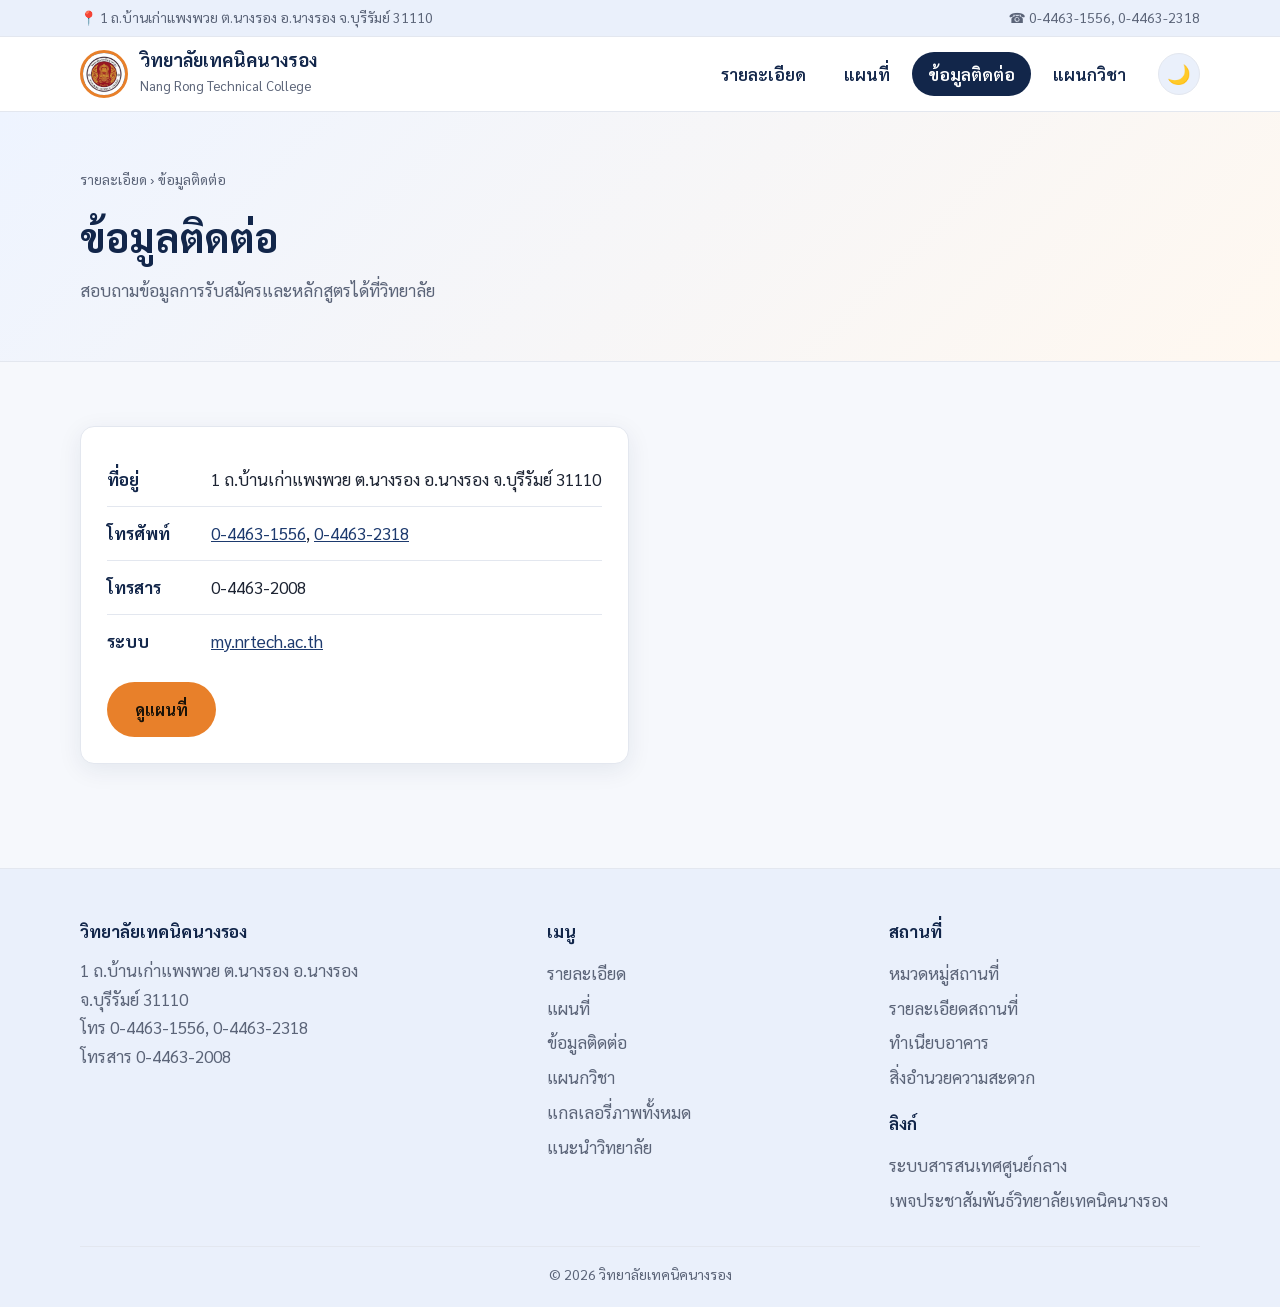
<file: contact.html>
<!DOCTYPE html>
<html lang="th">
<head>
  <meta charset="UTF-8">
  <meta name="viewport" content="width=device-width, initial-scale=1">
  <title>ข้อมูลติดต่อ | วิทยาลัยเทคนิคนางรอง</title>
  <meta name="description" content="ข้อมูลติดต่อวิทยาลัยเทคนิคนางรอง ที่อยู่ เบอร์โทร โทรสาร">
  <link rel="preconnect" href="https://fonts.googleapis.com">
  <link rel="preconnect" href="https://fonts.gstatic.com" crossorigin>
  <link href="https://fonts.googleapis.com/css2?family=Sarabun:wght@400;600;700&display=swap" rel="stylesheet">
  <link rel="stylesheet" href="style.css">
  <script src="theme.js"></script>
</head>
<body>

  <div class="topbar">
    <div class="container">
      <span>📍 1 ถ.บ้านเก่าแพงพวย ต.นางรอง อ.นางรอง จ.บุรีรัมย์ 31110</span>
      <span>☎ 0-4463-1556, 0-4463-2318</span>
    </div>
  </div>

  <header class="site-header">
    <div class="container">
      <a href="index.html" class="brand">
        <!-- โลโก้: ใส่ไฟล์ไว้ที่ images/logo.png (ถ้ายังไม่มี จะแสดงตัวอักษร "นร") -->
        <div class="brand-mark"><span>นร</span><img src="roob/home.jpg" alt="โลโก้วิทยาลัยเทคนิคนางรอง" onerror="this.remove()"></div>
        <div class="brand-text">
          <strong>วิทยาลัยเทคนิคนางรอง</strong>
          <span>Nang Rong Technical College</span>
        </div>
      </a>
      <button class="theme-btn" id="themeBtn" type="button" aria-label="เปลี่ยนเป็นโหมดมืด">🌙</button>
      <button class="menu-btn" aria-label="เปิดเมนู" onclick="document.getElementById('nav').classList.toggle('open')">☰</button>
      <nav class="nav" id="nav">
        <a href="index.html">รายละเอียด</a>
        <a href="map.html">แผนที่</a>
        <a href="contact.html" class="active">ข้อมูลติดต่อ</a>
        <a href="departments.html">แผนกวิชา</a>
      </nav>
    </div>
  </header>

  <main>

    <div class="page-banner">
      <div class="container">
        <div class="crumbs"><a href="index.html">รายละเอียด</a> › ข้อมูลติดต่อ</div>
        <h1>ข้อมูลติดต่อ</h1>
        <p>สอบถามข้อมูลการรับสมัครและหลักสูตรได้ที่วิทยาลัย</p>
      </div>
    </div>
    <section>
      <div class="container contact-grid">
        <div class="card">
          <ul class="info-list">
            <li><span class="k">ที่อยู่</span><span>1 ถ.บ้านเก่าแพงพวย ต.นางรอง อ.นางรอง จ.บุรีรัมย์ 31110</span></li>
            <li><span class="k">โทรศัพท์</span><span><a href="tel:0446631556">0-4463-1556</a>, <a href="tel:0446632318">0-4463-2318</a></span></li>
            <li><span class="k">โทรสาร</span><span>0-4463-2008</span></li>
            <li><span class="k">ระบบ</span><span><a href="https://my.nrtech.ac.th/" target="_blank" rel="noopener">my.nrtech.ac.th</a></span></li>
            <!-- เพิ่มอีเมล / Facebook ได้ตรงนี้ เช่น
            <li><span class="k">อีเมล</span><span><a href="mailto:you@example.com">you@example.com</a></span></li> -->
          </ul>
          <a class="btn btn-primary" href="map.html" style="margin-top:14px">ดูแผนที่</a>
        </div>
      </div>
    </section>
  </main>

<footer class="site-footer">
    <div class="container">
      <div class="footer-grid">
        <div>
          <h4>วิทยาลัยเทคนิคนางรอง</h4>
          <p>1 ถ.บ้านเก่าแพงพวย ต.นางรอง อ.นางรอง<br>จ.บุรีรัมย์ 31110</p>
          <p>โทร 0-4463-1556, 0-4463-2318<br>โทรสาร 0-4463-2008</p>
        </div>
        <div>
          <h4>เมนู</h4>
          <ul>
            <li><a href="index.html">รายละเอียด</a></li>
            <li><a href="map.html">แผนที่</a></li>
            <li><a href="contact.html">ข้อมูลติดต่อ</a></li>
            <li><a href="departments.html">แผนกวิชา</a></li>
            <li><a href="gallery.html">แกลเลอรี่ภาพทั้งหมด</a></li>
            <li><a href="about.html">แนะนำวิทยาลัย</a></li>
          </ul>
        </div>
        <div>
          <h4>สถานที่</h4>
          <ul>
            <li><a href="service.html">หมวดหมู่สถานที่</a></li>
            <li><a href="detail.html">รายละเอียดสถานที่</a></li>
            <li><a href="buildings.html">ทำเนียบอาคาร</a></li>
            <li><a href="facilities.html">สิ่งอำนวยความสะดวก</a></li>
          </ul>
          <h4 style="margin-top:14px">ลิงก์</h4>
          <ul>
          <ul>
            <li><a href="https://my.nrtech.ac.th/" target="_blank" rel="noopener">ระบบสารสนเทศศูนย์กลาง</a></li>
            <li><a href="https://web.facebook.com/NrTechNew" target="_blank" rel="noopener">เพจประชาสัมพันธ์วิทยาลัยเทคนิคนางรอง</a></li>
          </ul>
        </div>
      </div>
      <div class="copy">© 2026 วิทยาลัยเทคนิคนางรอง</div>
    </div>
  </footer>

</body>
</html>
</file>
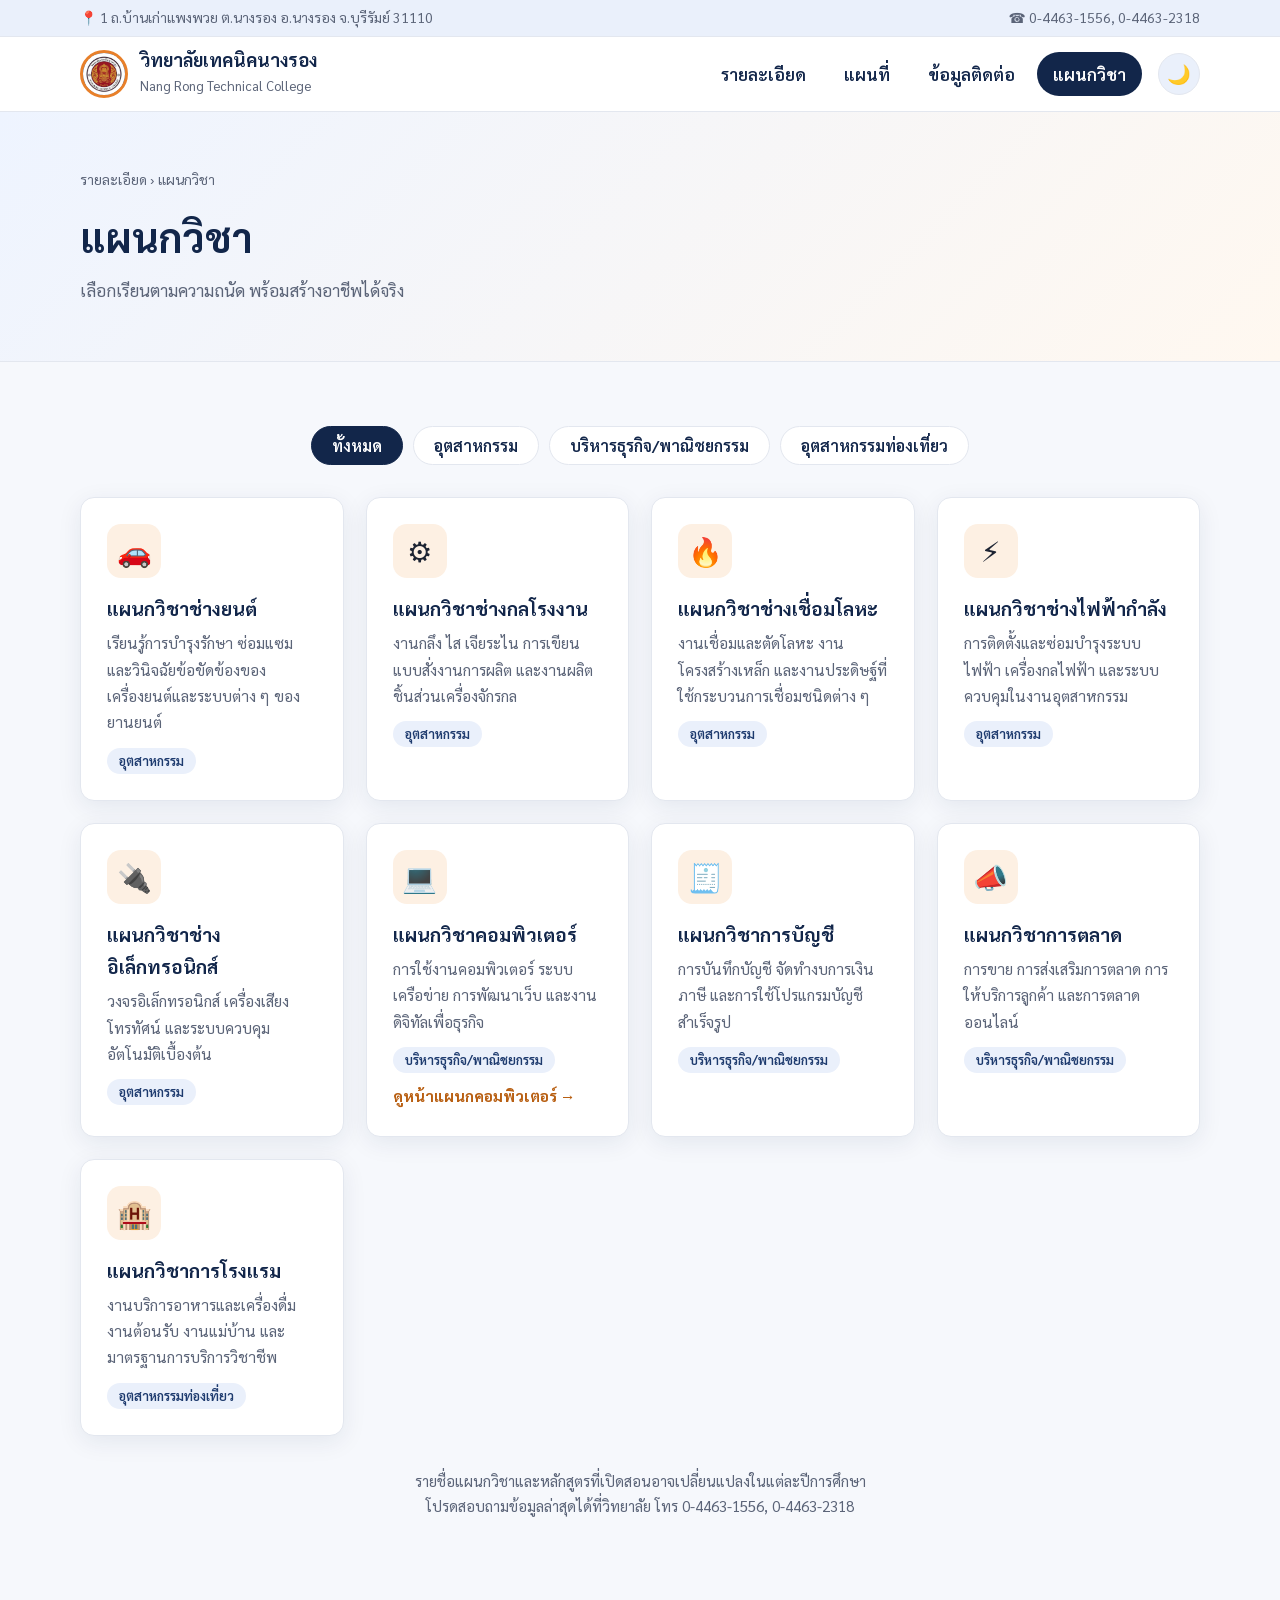
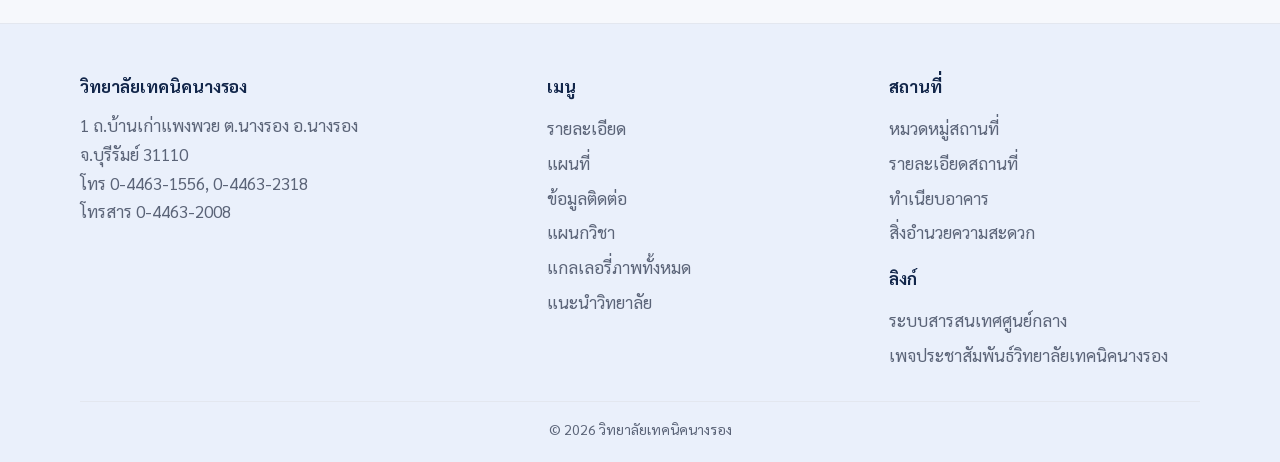
<file: departments.html>
<!DOCTYPE html>
<html lang="th">
<head>
  <meta charset="UTF-8">
  <meta name="viewport" content="width=device-width, initial-scale=1">
  <title>แผนกวิชา | วิทยาลัยเทคนิคนางรอง</title>
  <meta name="description" content="แผนกวิชาของวิทยาลัยเทคนิคนางรอง ประเภทวิชาอุตสาหกรรม พาณิชยกรรม และอุตสาหกรรมท่องเที่ยว">
  <link rel="preconnect" href="https://fonts.googleapis.com">
  <link rel="preconnect" href="https://fonts.gstatic.com" crossorigin>
  <link href="https://fonts.googleapis.com/css2?family=Sarabun:wght@400;600;700&display=swap" rel="stylesheet">
  <link rel="stylesheet" href="style.css">
  <script src="theme.js"></script>
</head>
<body>

  <div class="topbar">
    <div class="container">
      <span>📍 1 ถ.บ้านเก่าแพงพวย ต.นางรอง อ.นางรอง จ.บุรีรัมย์ 31110</span>
      <span>☎ 0-4463-1556, 0-4463-2318</span>
    </div>
  </div>

  <header class="site-header">
    <div class="container">
      <a href="index.html" class="brand">
        <div class="brand-mark"><span>นร</span><img src="roob/home.jpg" alt="โลโก้วิทยาลัยเทคนิคนางรอง" onerror="this.remove()"></div>
        <div class="brand-text">
          <strong>วิทยาลัยเทคนิคนางรอง</strong>
          <span>Nang Rong Technical College</span>
        </div>
      </a>
      <button class="theme-btn" id="themeBtn" type="button" aria-label="เปลี่ยนเป็นโหมดมืด">🌙</button>
      <button class="menu-btn" aria-label="เปิดเมนู" onclick="document.getElementById('nav').classList.toggle('open')">☰</button>
      <nav class="nav" id="nav">
        <a href="index.html">รายละเอียด</a>
        <a href="map.html">แผนที่</a>
        <a href="contact.html">ข้อมูลติดต่อ</a>
        <a href="departments.html" class="active">แผนกวิชา</a>
      </nav>
    </div>
  </header>

  <div class="page-banner">
    <div class="container">
      <div class="crumbs"><a href="index.html">รายละเอียด</a> › แผนกวิชา</div>
      <h1>แผนกวิชา</h1>
      <p>เลือกเรียนตามความถนัด พร้อมสร้างอาชีพได้จริง</p>
    </div>
  </div>

  <main>
    <section>
      <div class="container">

        <div class="filters" role="group" aria-label="กรองประเภทวิชา">
          <button class="filter-btn active" data-filter="all">ทั้งหมด</button>
          <button class="filter-btn" data-filter="industry">อุตสาหกรรม</button>
          <button class="filter-btn" data-filter="business">บริหารธุรกิจ/พาณิชยกรรม</button>
          <button class="filter-btn" data-filter="tourism">อุตสาหกรรมท่องเที่ยว</button>
        </div>

        <div class="grid grid-3">

          <article class="card dept" data-cat="industry" id="auto">
            <div class="icon">🚗</div>
            <h3>แผนกวิชาช่างยนต์</h3>
            <p>เรียนรู้การบำรุงรักษา ซ่อมแซม และวินิจฉัยข้อขัดข้องของเครื่องยนต์และระบบต่าง ๆ ของยานยนต์</p>
            <span class="tag">อุตสาหกรรม</span>
          </article>

          <article class="card dept" data-cat="industry" id="machine">
            <div class="icon">⚙️</div>
            <h3>แผนกวิชาช่างกลโรงงาน</h3>
            <p>งานกลึง ไส เจียระไน การเขียนแบบสั่งงานการผลิต และงานผลิตชิ้นส่วนเครื่องจักรกล</p>
            <span class="tag">อุตสาหกรรม</span>
          </article>

          <article class="card dept" data-cat="industry" id="weld">
            <div class="icon">🔥</div>
            <h3>แผนกวิชาช่างเชื่อมโลหะ</h3>
            <p>งานเชื่อมและตัดโลหะ งานโครงสร้างเหล็ก และงานประดิษฐ์ที่ใช้กระบวนการเชื่อมชนิดต่าง ๆ</p>
            <span class="tag">อุตสาหกรรม</span>
          </article>

          <article class="card dept" data-cat="industry" id="electric">
            <div class="icon">⚡</div>
            <h3>แผนกวิชาช่างไฟฟ้ากำลัง</h3>
            <p>การติดตั้งและซ่อมบำรุงระบบไฟฟ้า เครื่องกลไฟฟ้า และระบบควบคุมในงานอุตสาหกรรม</p>
            <span class="tag">อุตสาหกรรม</span>
          </article>

          <article class="card dept" data-cat="industry" id="electronics">
            <div class="icon">🔌</div>
            <h3>แผนกวิชาช่างอิเล็กทรอนิกส์</h3>
            <p>วงจรอิเล็กทรอนิกส์ เครื่องเสียง โทรทัศน์ และระบบควบคุมอัตโนมัติเบื้องต้น</p>
            <span class="tag">อุตสาหกรรม</span>
          </article>

          <article class="card dept" data-cat="business" id="it">
            <div class="icon">💻</div>
            <h3>แผนกวิชาคอมพิวเตอร์</h3>
            <p>การใช้งานคอมพิวเตอร์ ระบบเครือข่าย การพัฒนาเว็บ และงานดิจิทัลเพื่อธุรกิจ</p>
            <span class="tag">บริหารธุรกิจ/พาณิชยกรรม</span>
            <p style="margin-top:10px"><a href="computer.html" style="color:var(--accent-dark);font-weight:700">ดูหน้าแผนกคอมพิวเตอร์ →</a></p>
          </article>

          <article class="card dept" data-cat="business" id="account">
            <div class="icon">🧾</div>
            <h3>แผนกวิชาการบัญชี</h3>
            <p>การบันทึกบัญชี จัดทำงบการเงิน ภาษี และการใช้โปรแกรมบัญชีสำเร็จรูป</p>
            <span class="tag">บริหารธุรกิจ/พาณิชยกรรม</span>
          </article>

          <article class="card dept" data-cat="business" id="marketing">
            <div class="icon">📣</div>
            <h3>แผนกวิชาการตลาด</h3>
            <p>การขาย การส่งเสริมการตลาด การให้บริการลูกค้า และการตลาดออนไลน์</p>
            <span class="tag">บริหารธุรกิจ/พาณิชยกรรม</span>
          </article>

          <article class="card dept" data-cat="tourism" id="hotel">
            <div class="icon">🏨</div>
            <h3>แผนกวิชาการโรงแรม</h3>
            <p>งานบริการอาหารและเครื่องดื่ม งานต้อนรับ งานแม่บ้าน และมาตรฐานการบริการวิชาชีพ</p>
            <span class="tag">อุตสาหกรรมท่องเที่ยว</span>
          </article>

        </div>

        <p style="text-align:center;color:var(--muted);margin-top:32px;font-size:15px">
          รายชื่อแผนกวิชาและหลักสูตรที่เปิดสอนอาจเปลี่ยนแปลงในแต่ละปีการศึกษา<br>
          โปรดสอบถามข้อมูลล่าสุดได้ที่วิทยาลัย โทร 0-4463-1556, 0-4463-2318
        </p>
      </div>
    </section>
  </main>

  <footer class="site-footer">
    <div class="container">
      <div class="footer-grid">
        <div>
          <h4>วิทยาลัยเทคนิคนางรอง</h4>
          <p>1 ถ.บ้านเก่าแพงพวย ต.นางรอง อ.นางรอง<br>จ.บุรีรัมย์ 31110</p>
          <p>โทร 0-4463-1556, 0-4463-2318<br>โทรสาร 0-4463-2008</p>
        </div>
        <div>
          <h4>เมนู</h4>
          <ul>
            <li><a href="index.html">รายละเอียด</a></li>
            <li><a href="map.html">แผนที่</a></li>
            <li><a href="contact.html">ข้อมูลติดต่อ</a></li>
            <li><a href="departments.html">แผนกวิชา</a></li>
            <li><a href="gallery.html">แกลเลอรี่ภาพทั้งหมด</a></li>
            <li><a href="about.html">แนะนำวิทยาลัย</a></li>
          </ul>
        </div>
        <div>
          <h4>สถานที่</h4>
          <ul>
            <li><a href="service.html">หมวดหมู่สถานที่</a></li>
            <li><a href="detail.html">รายละเอียดสถานที่</a></li>
            <li><a href="buildings.html">ทำเนียบอาคาร</a></li>
            <li><a href="facilities.html">สิ่งอำนวยความสะดวก</a></li>
          </ul>
          <h4 style="margin-top:14px">ลิงก์</h4>
          <ul>
          <ul>
            <li><a href="https://my.nrtech.ac.th/" target="_blank" rel="noopener">ระบบสารสนเทศศูนย์กลาง</a></li>
            <li><a href="https://web.facebook.com/NrTechNew" target="_blank" rel="noopener">เพจประชาสัมพันธ์วิทยาลัยเทคนิคนางรอง</a></li>
          </ul>
        </div>
      </div>
      <div class="copy">© 2026 วิทยาลัยเทคนิคนางรอง</div>
    </div>
  </footer>

  <script>
    const buttons = document.querySelectorAll('.filter-btn');
    const cards = document.querySelectorAll('.dept');
    buttons.forEach(btn => {
      btn.addEventListener('click', () => {
        buttons.forEach(b => b.classList.remove('active'));
        btn.classList.add('active');
        const f = btn.dataset.filter;
        cards.forEach(c => c.classList.toggle('hidden', f !== 'all' && c.dataset.cat !== f));
      });
    });
  </script>
</body>
</html>
</file>
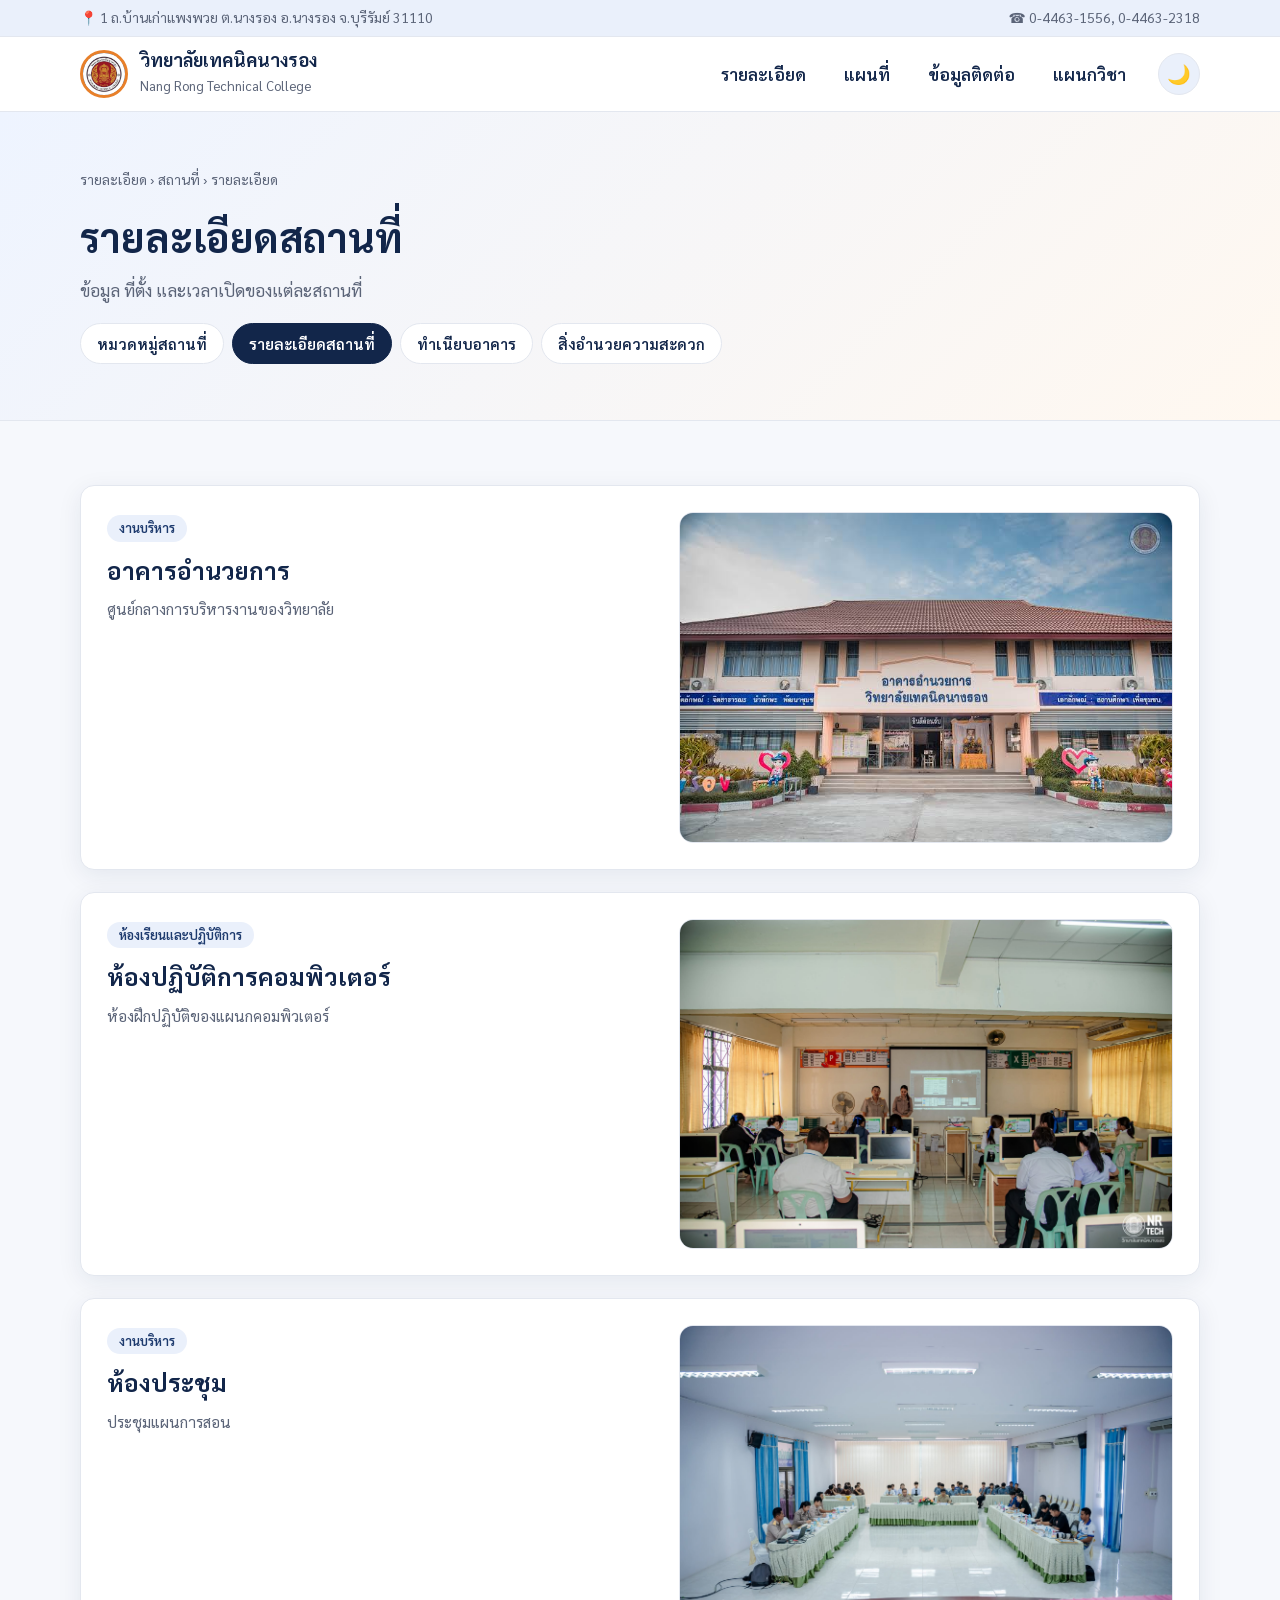
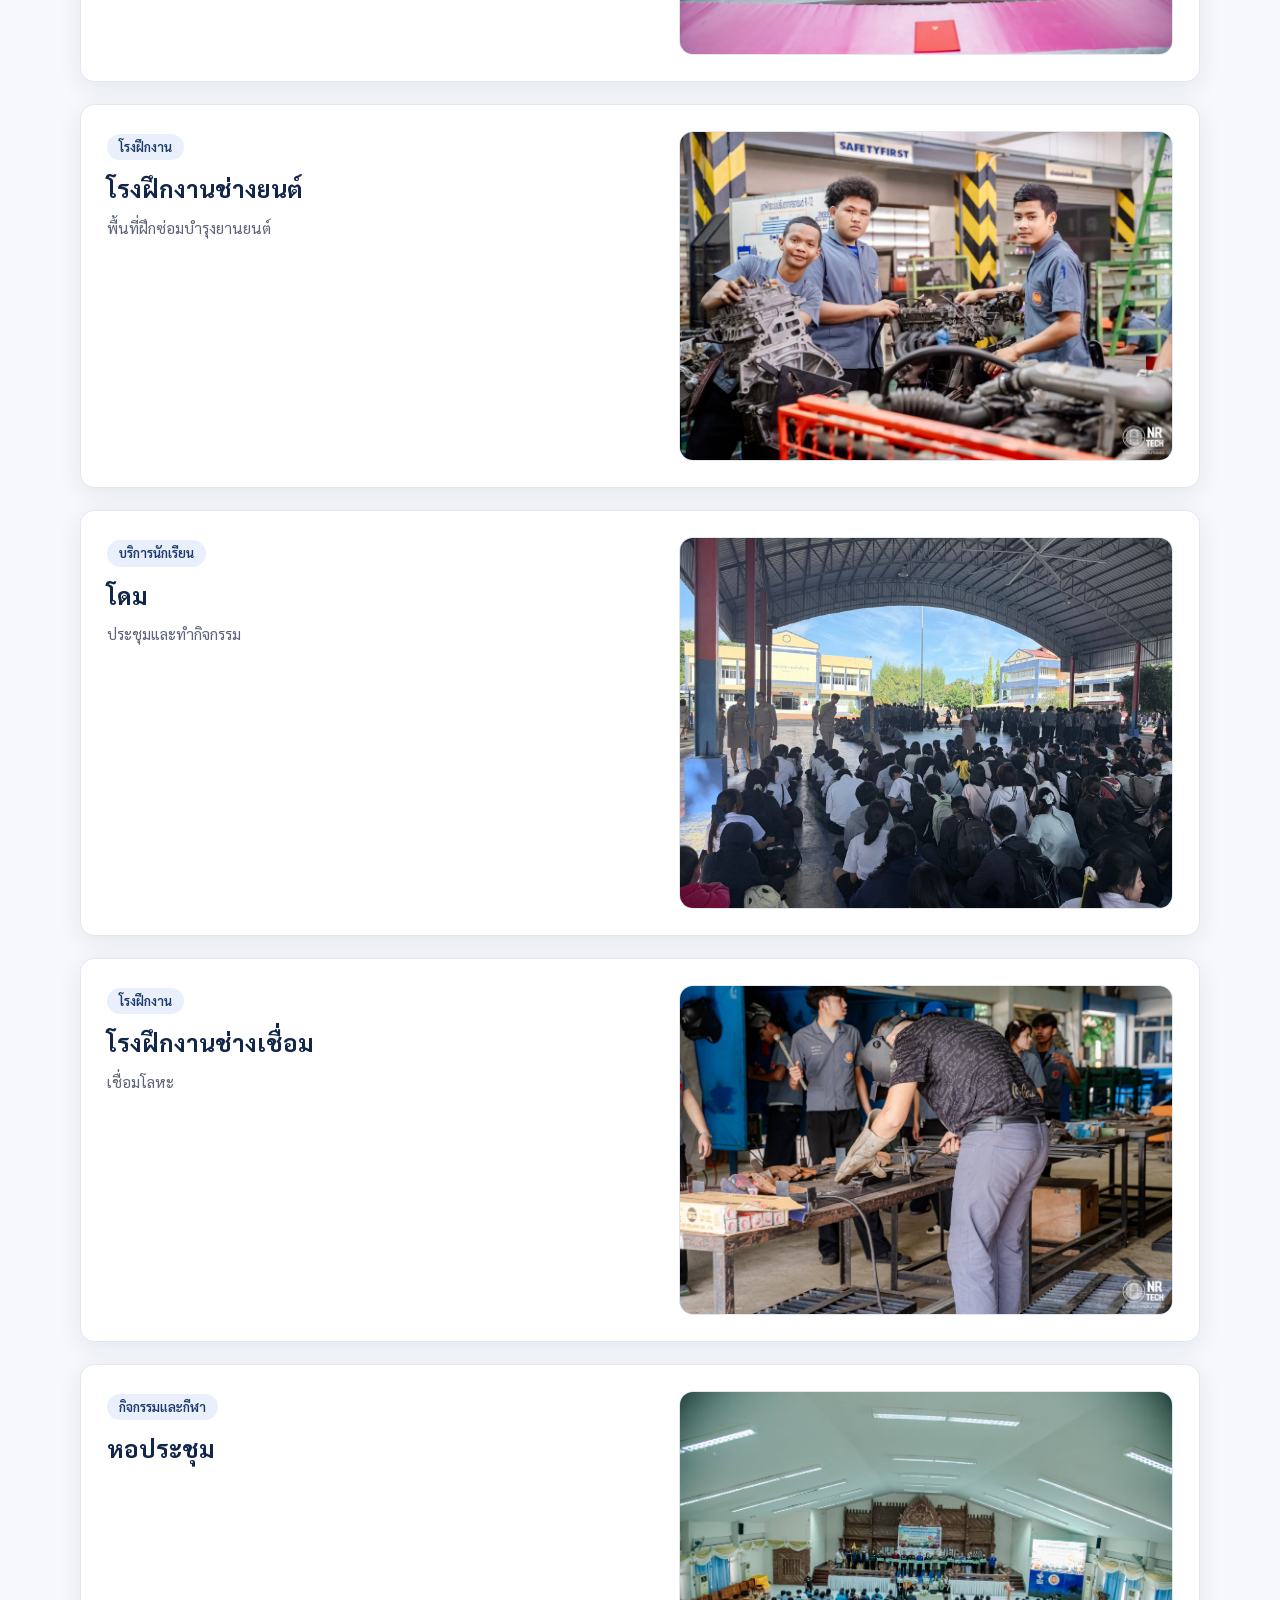
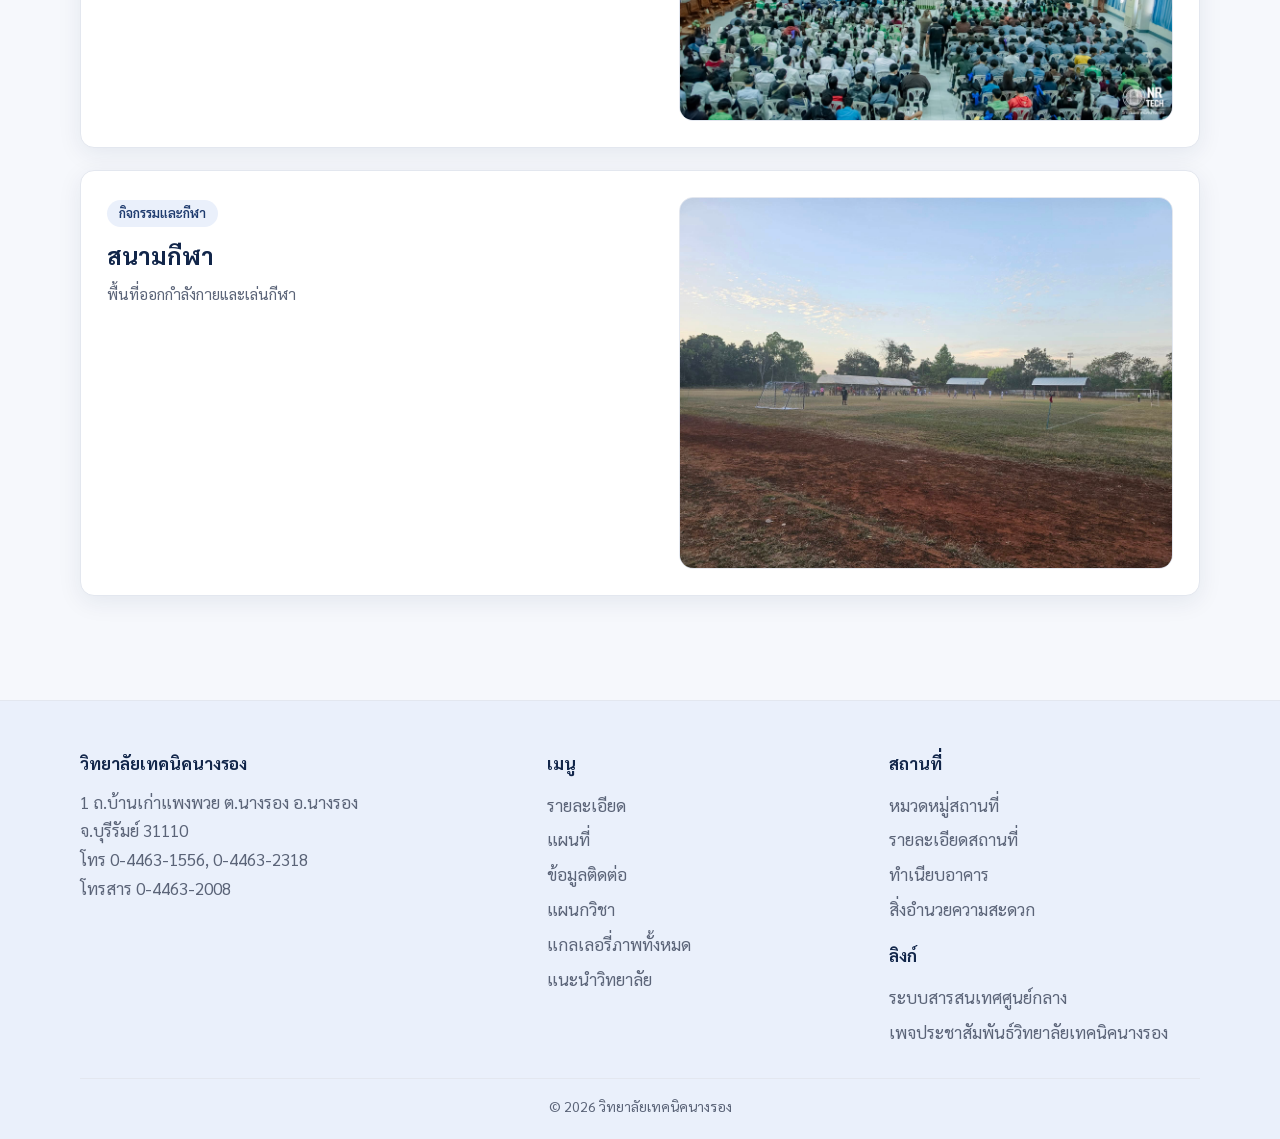
<file: detail.html>
<!DOCTYPE html>
<html lang="th">
<head>
  <meta charset="UTF-8">
  <meta name="viewport" content="width=device-width, initial-scale=1">
  <title>รายละเอียดสถานที่ | วิทยาลัยเทคนิคนางรอง</title>
  <meta name="description" content="รายละเอียดสถานที่ภายในวิทยาลัยเทคนิคนางรอง">
  <link rel="preconnect" href="https://fonts.googleapis.com">
  <link rel="preconnect" href="https://fonts.gstatic.com" crossorigin>
  <link href="https://fonts.googleapis.com/css2?family=Sarabun:wght@400;600;700&display=swap" rel="stylesheet">
  <link rel="stylesheet" href="style.css">
  <script src="theme.js"></script>
</head>
<body>

  <div class="topbar">
    <div class="container">
      <span>📍 1 ถ.บ้านเก่าแพงพวย ต.นางรอง อ.นางรอง จ.บุรีรัมย์ 31110</span>
      <span>☎ 0-4463-1556, 0-4463-2318</span>
    </div>
  </div>

  <header class="site-header">
    <div class="container">
      <a href="index.html" class="brand">
        <div class="brand-mark"><span>นร</span><img src="roob/home.jpg" alt="โลโก้วิทยาลัยเทคนิคนางรอง" onerror="this.remove()"></div>
        <div class="brand-text">
          <strong>วิทยาลัยเทคนิคนางรอง</strong>
          <span>Nang Rong Technical College</span>
        </div>
      </a>
      <button class="theme-btn" id="themeBtn" type="button" aria-label="เปลี่ยนเป็นโหมดมืด">🌙</button>
      <button class="menu-btn" aria-label="เปิดเมนู" onclick="document.getElementById('nav').classList.toggle('open')">☰</button>
      <nav class="nav" id="nav">
        <a href="index.html">รายละเอียด</a>
        <a href="map.html">แผนที่</a>
        <a href="contact.html">ข้อมูลติดต่อ</a>
        <a href="departments.html">แผนกวิชา</a>

      </nav>
    </div>
  </header>

  <main>
    <div class="page-banner">
      <div class="container">
        <div class="crumbs"><a href="index.html">รายละเอียด</a> › สถานที่ › รายละเอียด</div>
        <h1>รายละเอียดสถานที่</h1>
        <p>ข้อมูล ที่ตั้ง และเวลาเปิดของแต่ละสถานที่</p>
        <nav class="subnav" aria-label="เมนูสถานที่">
          <a href="service.html"%%>หมวดหมู่สถานที่</a>
          <a href="detail.html"% class="active"%>รายละเอียดสถานที่</a>
          <a href="buildings.html"%%>ทำเนียบอาคาร</a>
          <a href="facilities.html"%%>สิ่งอำนวยความสะดวก</a>
        </nav>
      </div>
    </div>

    <section>
      <div class="container">
        <div class="stack">
        <article class="card place" id="director-office">
          <div class="detail-grid">
            <div>
              <span class="tag" style="margin:0 0 8px">งานบริหาร</span>
              <h2>อาคารอำนวยการ</h2>
              <p>ศูนย์กลางการบริหารงานของวิทยาลัย</p>
            </div>
            <div class="photo" data-label="images/places/director-office.jpg"><img src="roob/d1.jpg" alt="ห้องผู้อำนวยการและฝ่ายบริหาร" loading="lazy" onerror="this.remove()"></div>
          </div>
        </article>
        <article class="card place" id="computer-lab">
          <div class="detail-grid">
            <div>
              <span class="tag" style="margin:0 0 8px">ห้องเรียนและปฏิบัติการ</span>
              <h2>ห้องปฏิบัติการคอมพิวเตอร์</h2>
              <p>ห้องฝึกปฏิบัติของแผนกคอมพิวเตอร์</p>
            </div>
            <div class="photo" data-label="images/places/computer-lab.jpg"><img src="roob/d2.jpg" alt="ห้องปฏิบัติการคอมพิวเตอร์" loading="lazy" onerror="this.remove()"></div>
          </div>
        </article>
        <article class="card place" id="library">
          <div class="detail-grid">
            <div>
              <span class="tag" style="margin:0 0 8px">งานบริหาร</span>
              <h2>ห้องประชุม</h2>
              <p>ประชุมแผนการสอน</p>
            </div>
            <div class="photo" data-label="images/places/library.jpg"><img src="roob/d3.jpg" alt="ห้องสมุด" loading="lazy" onerror="this.remove()"></div>
          </div>
        </article>
        <article class="card place" id="auto-shop">
          <div class="detail-grid">
            <div>
              <span class="tag" style="margin:0 0 8px">โรงฝึกงาน</span>
              <h2>โรงฝึกงานช่างยนต์</h2>
              <p>พื้นที่ฝึกซ่อมบำรุงยานยนต์</p>
            </div>
            <div class="photo" data-label="images/places/auto-shop.jpg"><img src="roob/d4.jpg" alt="โรงฝึกงานช่างยนต์" loading="lazy" onerror="this.remove()"></div>
          </div>
        </article>
        <article class="card place" id="canteen">
          <div class="detail-grid">
            <div>
              <span class="tag" style="margin:0 0 8px">บริการนักเรียน</span>
              <h2>โดม</h2>
              <p>ประชุมและทำกิจกรรม</p>
            </div>
            <div class="photo" data-label="images/places/canteen.jpg"><img src="roob/d5.jpg" alt="โรงอาหาร" loading="lazy" onerror="this.remove()"></div>
          </div>
        </article>
        <article class="card place" id="first-aid">
          <div class="detail-grid">
            <div>
              <span class="tag" style="margin:0 0 8px">โรงฝึกงาน</span>
              <h2>โรงฝึกงานช่างเชื่อม</h2>
              <p>เชื่อมโลหะ</p>
            </div>
            <div class="photo" data-label="images/places/first-aid.jpg"><img src="roob/d6.jpg" alt="ห้องพยาบาล" loading="lazy" onerror="this.remove()"></div>
          </div>
        </article>
        <article class="card place" id="hall">
          <div class="detail-grid">
            <div>
              <span class="tag" style="margin:0 0 8px">กิจกรรมและกีฬา</span>
              <h2>หอประชุม</h2>
            </div>
            <div class="photo" data-label="images/places/hall.jpg"><img src="roob/d7.jpg" alt="หอประชุม" loading="lazy" onerror="this.remove()"></div>
          </div>
        </article>
        <article class="card place" id="sports-field">
          <div class="detail-grid">
            <div>
              <span class="tag" style="margin:0 0 8px">กิจกรรมและกีฬา</span>
              <h2>สนามกีฬา</h2>
              <p>พื้นที่ออกกำลังกายและเล่นกีฬา</p>
            </div>
            <div class="photo" data-label="images/places/sports-field.jpg"><img src="roob/d8.jpg" alt="สนามกีฬา" loading="lazy" onerror="this.remove()"></div>
          </div>
        </article>
        </div>
      </div>
    </section>
  </main>

<footer class="site-footer">
    <div class="container">
      <div class="footer-grid">
        <div>
          <h4>วิทยาลัยเทคนิคนางรอง</h4>
          <p>1 ถ.บ้านเก่าแพงพวย ต.นางรอง อ.นางรอง<br>จ.บุรีรัมย์ 31110</p>
          <p>โทร 0-4463-1556, 0-4463-2318<br>โทรสาร 0-4463-2008</p>
        </div>
        <div>
          <h4>เมนู</h4>
          <ul>
            <li><a href="index.html">รายละเอียด</a></li>
            <li><a href="map.html">แผนที่</a></li>
            <li><a href="contact.html">ข้อมูลติดต่อ</a></li>
            <li><a href="departments.html">แผนกวิชา</a></li>
            <li><a href="gallery.html">แกลเลอรี่ภาพทั้งหมด</a></li>
            <li><a href="about.html">แนะนำวิทยาลัย</a></li>
          </ul>
        </div>
        <div>
          <h4>สถานที่</h4>
          <ul>
            <li><a href="service.html">หมวดหมู่สถานที่</a></li>
            <li><a href="detail.html">รายละเอียดสถานที่</a></li>
            <li><a href="buildings.html">ทำเนียบอาคาร</a></li>
            <li><a href="facilities.html">สิ่งอำนวยความสะดวก</a></li>
          </ul>
          <h4 style="margin-top:14px">ลิงก์</h4>
          <ul>
          <ul>
            <li><a href="https://my.nrtech.ac.th/" target="_blank" rel="noopener">ระบบสารสนเทศศูนย์กลาง</a></li>
            <li><a href="https://web.facebook.com/NrTechNew" target="_blank" rel="noopener">เพจประชาสัมพันธ์วิทยาลัยเทคนิคนางรอง</a></li>
          </ul>
        </div>
      </div>
      <div class="copy">© 2026 วิทยาลัยเทคนิคนางรอง</div>
    </div>
  </footer>

</body>
</html>
</file>
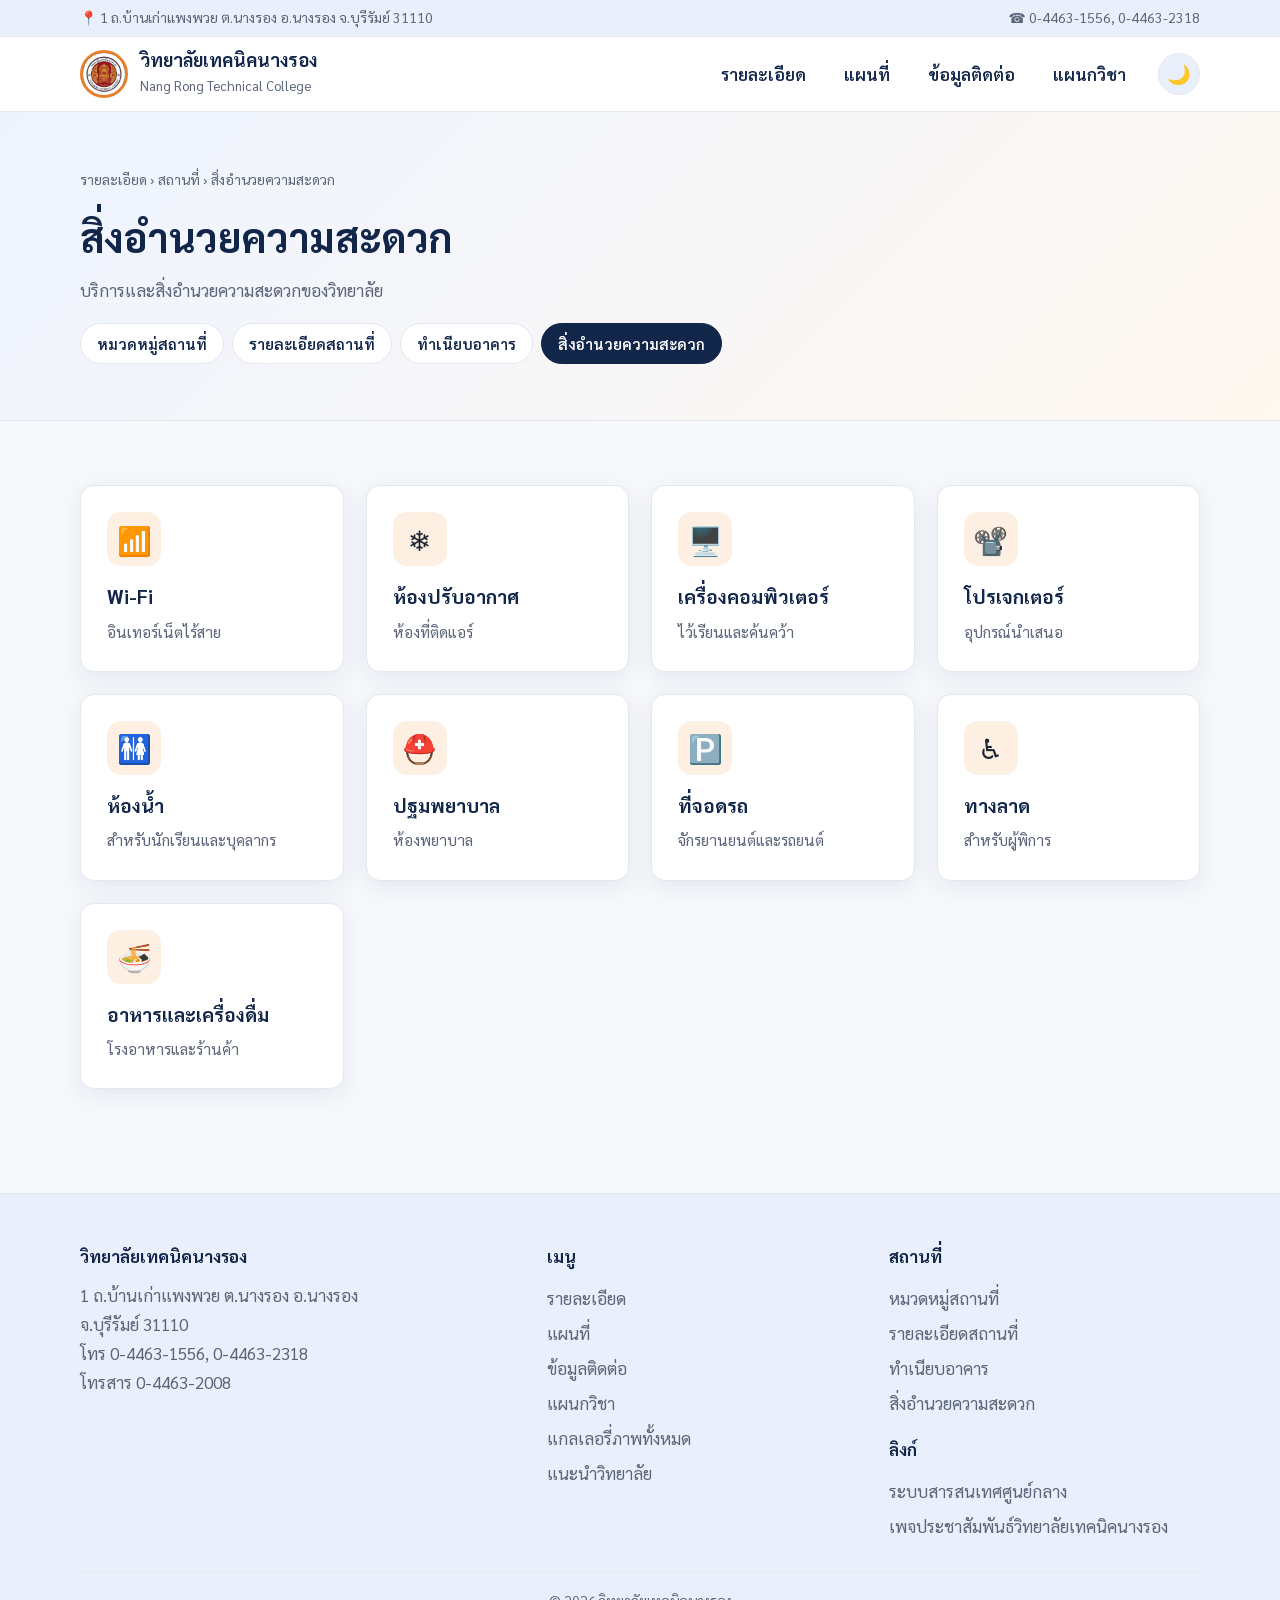
<file: facilities.html>
<!DOCTYPE html>
<html lang="th">
<head>
  <meta charset="UTF-8">
  <meta name="viewport" content="width=device-width, initial-scale=1">
  <title>สิ่งอำนวยความสะดวก | วิทยาลัยเทคนิคนางรอง</title>
  <meta name="description" content="สิ่งอำนวยความสะดวกภายในวิทยาลัยเทคนิคนางรอง">
  <link rel="preconnect" href="https://fonts.googleapis.com">
  <link rel="preconnect" href="https://fonts.gstatic.com" crossorigin>
  <link href="https://fonts.googleapis.com/css2?family=Sarabun:wght@400;600;700&display=swap" rel="stylesheet">
  <link rel="stylesheet" href="style.css">
  <script src="theme.js"></script>
</head>
<body>

  <div class="topbar">
    <div class="container">
      <span>📍 1 ถ.บ้านเก่าแพงพวย ต.นางรอง อ.นางรอง จ.บุรีรัมย์ 31110</span>
      <span>☎ 0-4463-1556, 0-4463-2318</span>
    </div>
  </div>

  <header class="site-header">
    <div class="container">
      <a href="index.html" class="brand">
        <div class="brand-mark"><span>นร</span><img src="roob/home.jpg" alt="โลโก้วิทยาลัยเทคนิคนางรอง" onerror="this.remove()"></div>
        <div class="brand-text">
          <strong>วิทยาลัยเทคนิคนางรอง</strong>
          <span>Nang Rong Technical College</span>
        </div>
      </a>
      <button class="theme-btn" id="themeBtn" type="button" aria-label="เปลี่ยนเป็นโหมดมืด">🌙</button>
      <button class="menu-btn" aria-label="เปิดเมนู" onclick="document.getElementById('nav').classList.toggle('open')">☰</button>
      <nav class="nav" id="nav">
        <a href="index.html">รายละเอียด</a>
        <a href="map.html">แผนที่</a>
        <a href="contact.html">ข้อมูลติดต่อ</a>
        <a href="departments.html">แผนกวิชา</a>
      </nav>
    </div>
  </header>

  <main>
    <div class="page-banner">
      <div class="container">
        <div class="crumbs"><a href="index.html">รายละเอียด</a> › สถานที่ › สิ่งอำนวยความสะดวก</div>
        <h1>สิ่งอำนวยความสะดวก</h1>
        <p>บริการและสิ่งอำนวยความสะดวกของวิทยาลัย</p>
        <nav class="subnav" aria-label="เมนูสถานที่">
          <a href="service.html"%%>หมวดหมู่สถานที่</a>
          <a href="detail.html"%%>รายละเอียดสถานที่</a>
          <a href="buildings.html"%%>ทำเนียบอาคาร</a>
          <a href="facilities.html"% class="active"%>สิ่งอำนวยความสะดวก</a>
        </nav>
      </div>
    </div>

    <section>
      <div class="container">
        <div class="grid grid-4">
        <article class="card"><div class="icon">📶</div><h3>Wi-Fi</h3><p>อินเทอร์เน็ตไร้สาย</p></article>
        <article class="card"><div class="icon">❄️</div><h3>ห้องปรับอากาศ</h3><p>ห้องที่ติดแอร์</p></article>
        <article class="card"><div class="icon">🖥️</div><h3>เครื่องคอมพิวเตอร์</h3><p>ไว้เรียนและค้นคว้า</p></article>
        <article class="card"><div class="icon">📽️</div><h3>โปรเจกเตอร์</h3><p>อุปกรณ์นำเสนอ</p></article>
        <article class="card"><div class="icon">🚻</div><h3>ห้องน้ำ</h3><p>สำหรับนักเรียนและบุคลากร</p></article>
        <article class="card"><div class="icon">⛑️</div><h3>ปฐมพยาบาล</h3><p>ห้องพยาบาล</p></article>
        <article class="card"><div class="icon">🅿️</div><h3>ที่จอดรถ</h3><p>จักรยานยนต์และรถยนต์</p></article>
        <article class="card"><div class="icon">♿</div><h3>ทางลาด</h3><p>สำหรับผู้พิการ</p></article>
        <article class="card"><div class="icon">🍜</div><h3>อาหารและเครื่องดื่ม</h3><p>โรงอาหารและร้านค้า</p></article>
        </div>
      </div>
    </section>
  </main>

  <footer class="site-footer">
    <div class="container">
      <div class="footer-grid">
        <div>
          <h4>วิทยาลัยเทคนิคนางรอง</h4>
          <p>1 ถ.บ้านเก่าแพงพวย ต.นางรอง อ.นางรอง<br>จ.บุรีรัมย์ 31110</p>
          <p>โทร 0-4463-1556, 0-4463-2318<br>โทรสาร 0-4463-2008</p>
        </div>
        <div>
          <h4>เมนู</h4>
          <ul>
            <li><a href="index.html">รายละเอียด</a></li>
            <li><a href="map.html">แผนที่</a></li>
            <li><a href="contact.html">ข้อมูลติดต่อ</a></li>
            <li><a href="departments.html">แผนกวิชา</a></li>
            <li><a href="gallery.html">แกลเลอรี่ภาพทั้งหมด</a></li>
            <li><a href="about.html">แนะนำวิทยาลัย</a></li>
          </ul>
        </div>
        <div>
          <h4>สถานที่</h4>
          <ul>
            <li><a href="service.html">หมวดหมู่สถานที่</a></li>
            <li><a href="detail.html">รายละเอียดสถานที่</a></li>
            <li><a href="buildings.html">ทำเนียบอาคาร</a></li>
            <li><a href="facilities.html">สิ่งอำนวยความสะดวก</a></li>
          </ul>
          <h4 style="margin-top:14px">ลิงก์</h4>
          <ul>
          <ul>
            <li><a href="https://my.nrtech.ac.th/" target="_blank" rel="noopener">ระบบสารสนเทศศูนย์กลาง</a></li>
            <li><a href="https://web.facebook.com/NrTechNew" target="_blank" rel="noopener">เพจประชาสัมพันธ์วิทยาลัยเทคนิคนางรอง</a></li>
          </ul>
        </div>
      </div>
      <div class="copy">© 2026 วิทยาลัยเทคนิคนางรอง</div>
    </div>
  </footer>

</body>
</html>
</file>
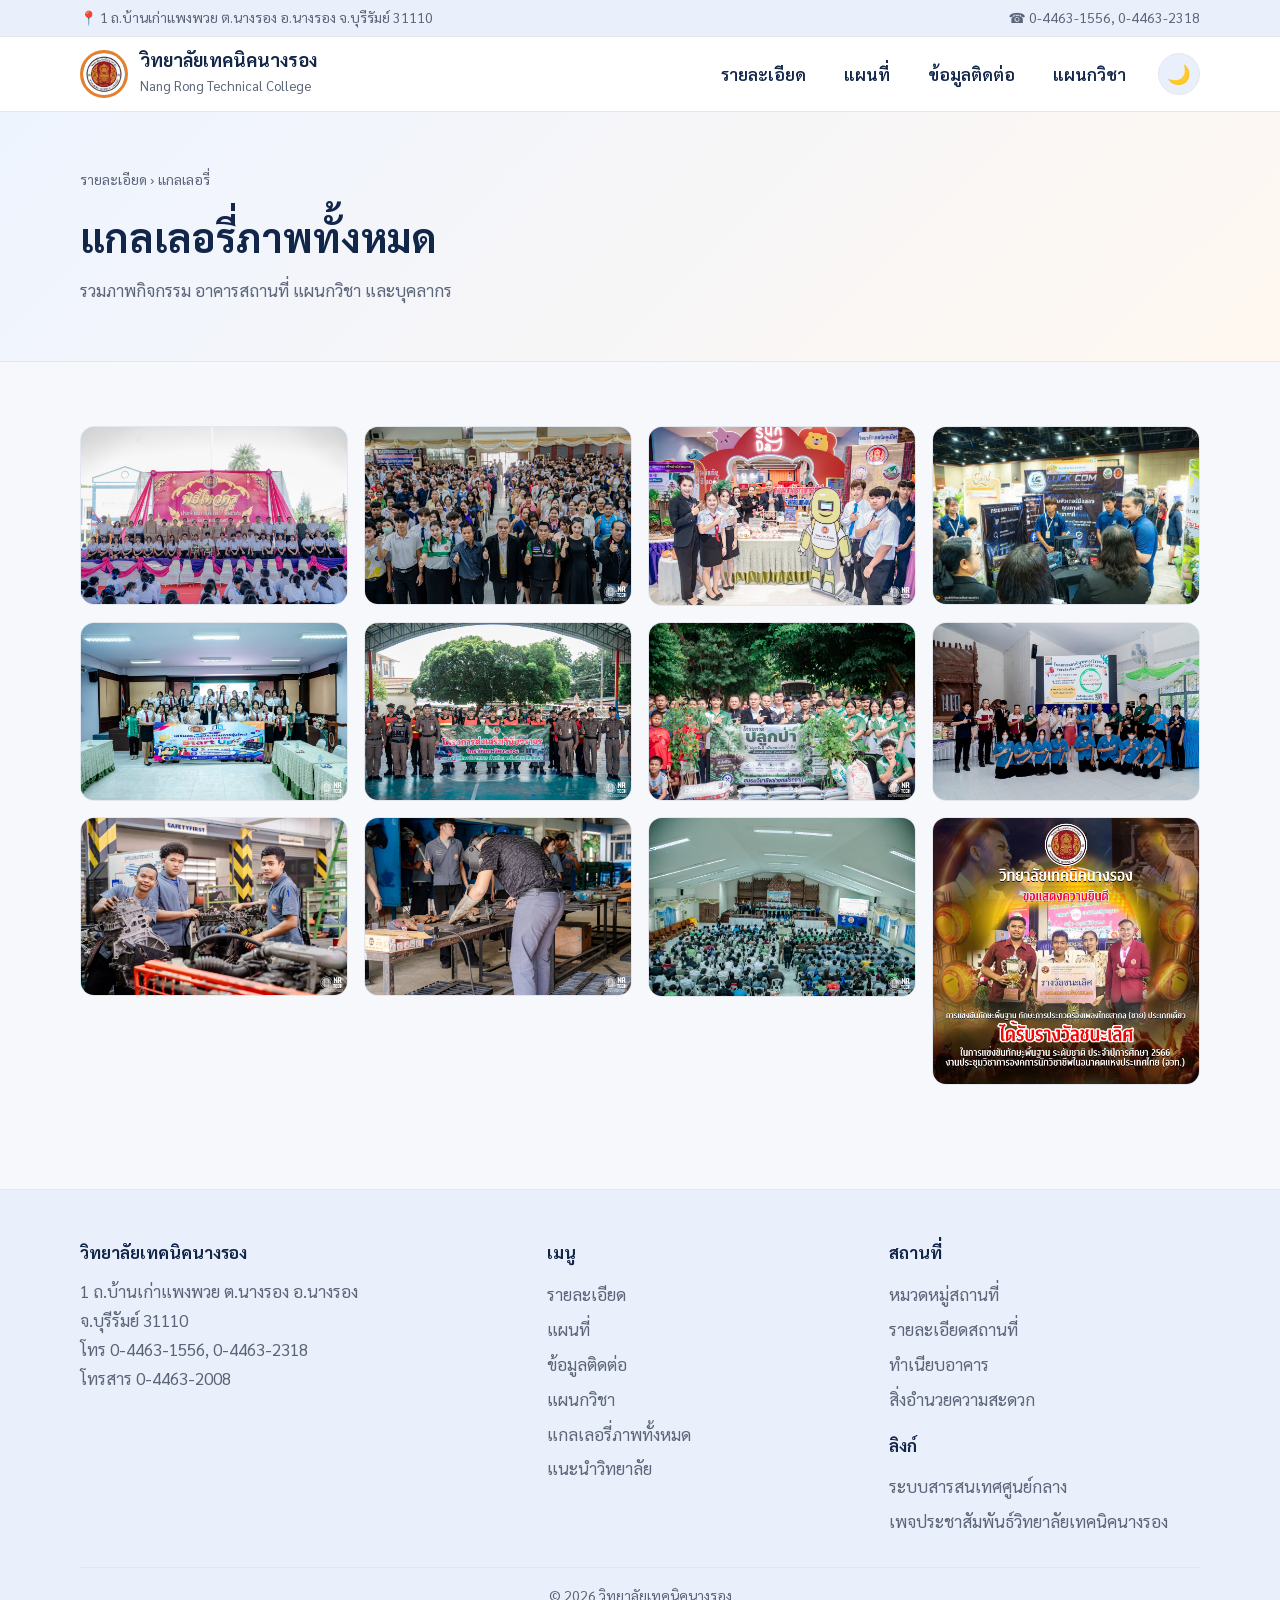
<file: gallery.html>
<!DOCTYPE html>
<html lang="th">
<head>
  <meta charset="UTF-8">
  <meta name="viewport" content="width=device-width, initial-scale=1">
  <title>แกลเลอรี่ | วิทยาลัยเทคนิคนางรอง</title>
  <meta name="description" content="แกลเลอรี่ภาพทั้งหมดของวิทยาลัยเทคนิคนางรอง">
  <link rel="preconnect" href="https://fonts.googleapis.com">
  <link rel="preconnect" href="https://fonts.gstatic.com" crossorigin>
  <link href="https://fonts.googleapis.com/css2?family=Sarabun:wght@400;600;700&display=swap" rel="stylesheet">
  <link rel="stylesheet" href="style.css">
  <script src="theme.js"></script>
</head>
<body>

  <div class="topbar">
    <div class="container">
      <span>📍 1 ถ.บ้านเก่าแพงพวย ต.นางรอง อ.นางรอง จ.บุรีรัมย์ 31110</span>
      <span>☎ 0-4463-1556, 0-4463-2318</span>
    </div>
  </div>

  <header class="site-header">
    <div class="container">
      <a href="index.html" class="brand">
        <div class="brand-mark"><span>นร</span><img src="roob/home.jpg" alt="โลโก้วิทยาลัยเทคนิคนางรอง" onerror="this.remove()"></div>
        <div class="brand-text">
          <strong>วิทยาลัยเทคนิคนางรอง</strong>
          <span>Nang Rong Technical College</span>
        </div>
      </a>
      <button class="theme-btn" id="themeBtn" type="button" aria-label="เปลี่ยนเป็นโหมดมืด">🌙</button>
      <button class="menu-btn" aria-label="เปิดเมนู" onclick="document.getElementById('nav').classList.toggle('open')">☰</button>
      <nav class="nav" id="nav">
        <a href="index.html">รายละเอียด</a>
        <a href="map.html">แผนที่</a>
        <a href="contact.html">ข้อมูลติดต่อ</a>
        <a href="departments.html">แผนกวิชา</a>
      </nav>
    </div>
  </header>

  <main>
    <div class="page-banner">
      <div class="container">
        <div class="crumbs"><a href="index.html">รายละเอียด</a> › แกลเลอรี่</div>
        <h1>แกลเลอรี่ภาพทั้งหมด</h1>
        <p>รวมภาพกิจกรรม อาคารสถานที่ แผนกวิชา และบุคลากร</p>
      </div>
    </div>

    <section>
      <div class="container">
        <!-- แกลเลอรี่: ใส่ไฟล์ images/gallery/photo-01.jpg ถึง photo-12.jpg
             ต้องการเพิ่มรูป ให้คัดลอกบรรทัด <div class="photo">…</div> ต่อท้าย แล้วเปลี่ยนเลขไฟล์ -->
        <div class="gallery">
          <div class="photo" data-label="images/gallery/photo-01.jpg"><img src="roob/c3.jpg" alt="รูปที่ 1" loading="lazy" onerror="this.remove()"></div>
          <div class="photo" data-label="images/gallery/photo-02.jpg"><img src="roob/m1.jpg" alt="รูปที่ 2" loading="lazy" onerror="this.remove()"></div>
          <div class="photo" data-label="images/gallery/photo-03.jpg"><img src="roob/c6.jpg" alt="รูปที่ 3" loading="lazy" onerror="this.remove()"></div>
          <div class="photo" data-label="images/gallery/photo-04.jpg"><img src="roob/c4.jpg" alt="รูปที่ 4" loading="lazy" onerror="this.remove()"></div>
          <div class="photo" data-label="images/gallery/photo-05.jpg"><img src="roob/m2.jpg" alt="รูปที่ 5" loading="lazy" onerror="this.remove()"></div>
          <div class="photo" data-label="images/gallery/photo-06.jpg"><img src="roob/m3.jpg" alt="รูปที่ 6" loading="lazy" onerror="this.remove()"></div>
          <div class="photo" data-label="images/gallery/photo-07.jpg"><img src="roob/m4.jpg" alt="รูปที่ 7" loading="lazy" onerror="this.remove()"></div>
          <div class="photo" data-label="images/gallery/photo-08.jpg"><img src="roob/c2.jpg" alt="รูปที่ 8" loading="lazy" onerror="this.remove()"></div>
          <div class="photo" data-label="images/gallery/photo-09.jpg"><img src="roob/d4.jpg" alt="รูปที่ 9" loading="lazy" onerror="this.remove()"></div>
          <div class="photo" data-label="images/gallery/photo-10.jpg"><img src="roob/d6.jpg" alt="รูปที่ 10" loading="lazy" onerror="this.remove()"></div>
          <div class="photo" data-label="images/gallery/photo-11.jpg"><img src="roob/d7.jpg" alt="รูปที่ 11" loading="lazy" onerror="this.remove()"></div>
          <div class="photo" data-label="images/gallery/photo-12.jpg"><img src="roob/c1.jpg" alt="รูปที่ 12" loading="lazy" onerror="this.remove()"></div>
        </div>
      </div>
    </section>
  </main>

<footer class="site-footer">
    <div class="container">
      <div class="footer-grid">
        <div>
          <h4>วิทยาลัยเทคนิคนางรอง</h4>
          <p>1 ถ.บ้านเก่าแพงพวย ต.นางรอง อ.นางรอง<br>จ.บุรีรัมย์ 31110</p>
          <p>โทร 0-4463-1556, 0-4463-2318<br>โทรสาร 0-4463-2008</p>
        </div>
        <div>
          <h4>เมนู</h4>
          <ul>
            <li><a href="index.html">รายละเอียด</a></li>
            <li><a href="map.html">แผนที่</a></li>
            <li><a href="contact.html">ข้อมูลติดต่อ</a></li>
            <li><a href="departments.html">แผนกวิชา</a></li>
            <li><a href="gallery.html">แกลเลอรี่ภาพทั้งหมด</a></li>
            <li><a href="about.html">แนะนำวิทยาลัย</a></li>
          </ul>
        </div>
        <div>
          <h4>สถานที่</h4>
          <ul>
            <li><a href="service.html">หมวดหมู่สถานที่</a></li>
            <li><a href="detail.html">รายละเอียดสถานที่</a></li>
            <li><a href="buildings.html">ทำเนียบอาคาร</a></li>
            <li><a href="facilities.html">สิ่งอำนวยความสะดวก</a></li>
          </ul>
          <h4 style="margin-top:14px">ลิงก์</h4>
          <ul>
          <ul>
            <li><a href="https://my.nrtech.ac.th/" target="_blank" rel="noopener">ระบบสารสนเทศศูนย์กลาง</a></li>
            <li><a href="https://web.facebook.com/NrTechNew" target="_blank" rel="noopener">เพจประชาสัมพันธ์วิทยาลัยเทคนิคนางรอง</a></li>
          </ul>
        </div>
      </div>
      <div class="copy">© 2026 วิทยาลัยเทคนิคนางรอง</div>
    </div>
  </footer>

</body>
</html>
</file>
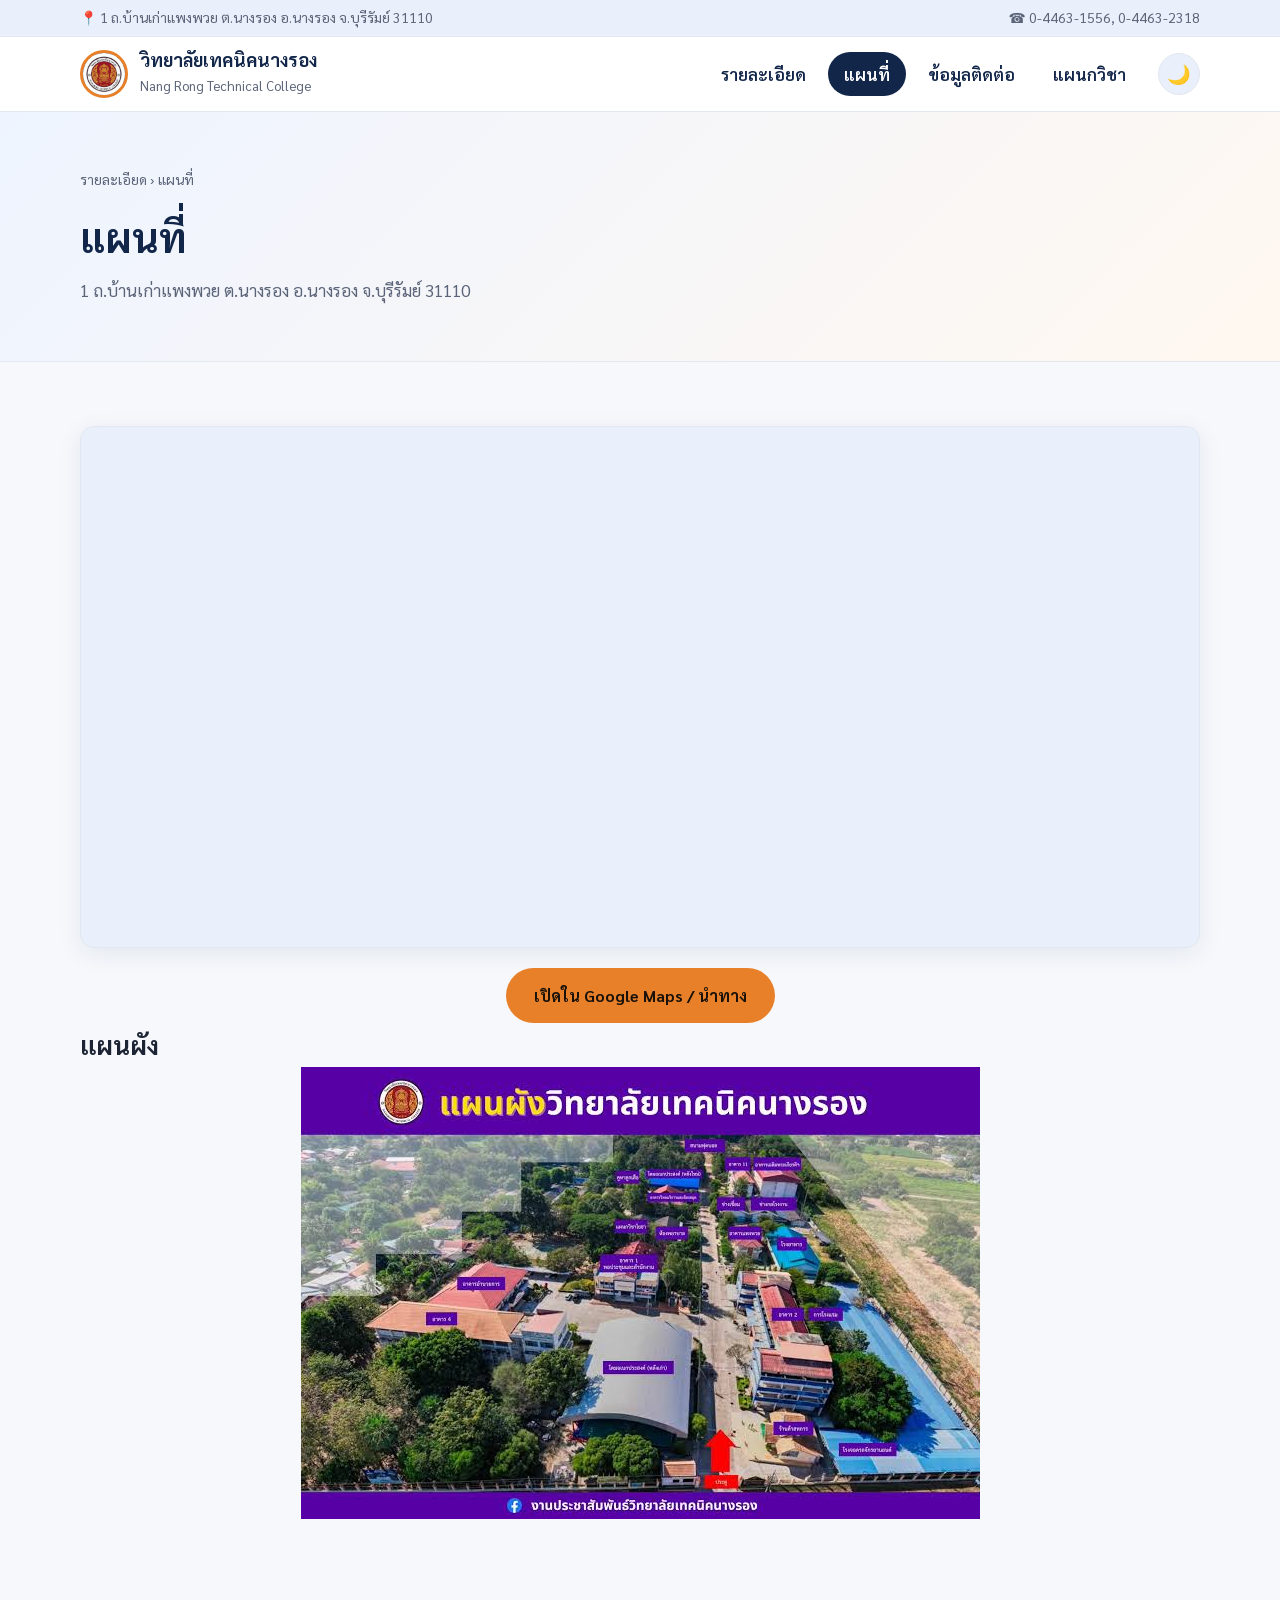
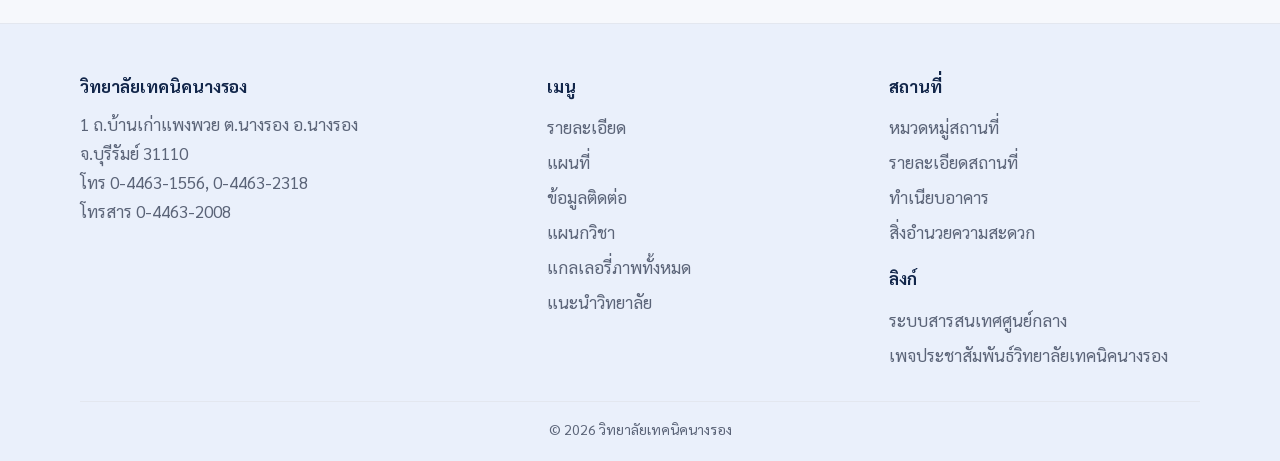
<file: map.html>
<!DOCTYPE html>
<html lang="th">
<head>
  <meta charset="UTF-8">
  <meta name="viewport" content="width=device-width, initial-scale=1">
  <title>แผนที่ | วิทยาลัยเทคนิคนางรอง</title>
  <meta name="description" content="แผนที่วิทยาลัยเทคนิคนางรอง อ.นางรอง จ.บุรีรัมย์">
  <link rel="preconnect" href="https://fonts.googleapis.com">
  <link rel="preconnect" href="https://fonts.gstatic.com" crossorigin>
  <link href="https://fonts.googleapis.com/css2?family=Sarabun:wght@400;600;700&display=swap" rel="stylesheet">
  <link rel="stylesheet" href="style.css">
  <script src="theme.js"></script>
</head>
<body>

  <div class="topbar">
    <div class="container">
      <span>📍 1 ถ.บ้านเก่าแพงพวย ต.นางรอง อ.นางรอง จ.บุรีรัมย์ 31110</span>
      <span>☎ 0-4463-1556, 0-4463-2318</span>
    </div>
  </div>

  <header class="site-header">
    <div class="container">
      <a href="index.html" class="brand">
        <!-- โลโก้: ใส่ไฟล์ไว้ที่ images/logo.png (ถ้ายังไม่มี จะแสดงตัวอักษร "นร") -->
        <div class="brand-mark"><span>นร</span><img src="roob/home.jpg" alt="โลโก้วิทยาลัยเทคนิคนางรอง" onerror="this.remove()"></div>
        <div class="brand-text">
          <strong>วิทยาลัยเทคนิคนางรอง</strong>
          <span>Nang Rong Technical College</span>
        </div>
      </a>
      <button class="theme-btn" id="themeBtn" type="button" aria-label="เปลี่ยนเป็นโหมดมืด">🌙</button>
      <button class="menu-btn" aria-label="เปิดเมนู" onclick="document.getElementById('nav').classList.toggle('open')">☰</button>
      <nav class="nav" id="nav">
        <a href="index.html">รายละเอียด</a>
        <a href="map.html" class="active">แผนที่</a>
        <a href="contact.html">ข้อมูลติดต่อ</a>
        <a href="departments.html">แผนกวิชา</a>
      </nav>
    </div>
  </header>

  <main>

    <div class="page-banner">
      <div class="container">
        <div class="crumbs"><a href="index.html">รายละเอียด</a> › แผนที่</div>
        <h1>แผนที่</h1>
        <p>1 ถ.บ้านเก่าแพงพวย ต.นางรอง อ.นางรอง จ.บุรีรัมย์ 31110</p>
      </div>
    </div>
    <section>
      <div class="container">
        <div class="map-wrap">
          <!-- ถ้าหมุดไม่ตรง: Google Maps > แชร์ > ฝังแผนที่ แล้วนำ URL ใน src มาแทนที่ค่าด้านล่าง -->
          <iframe title="แผนที่วิทยาลัยเทคนิคนางรอง" loading="lazy" referrerpolicy="no-referrer-when-downgrade" allowfullscreen
            src="https://www.google.com/maps?q=วิทยาลัยเทคนิคนางรอง+นางรอง+บุรีรัมย์&amp;hl=th&amp;z=16&amp;output=embed"></iframe>
        </div>
        <p style="text-align:center">
          <a class="btn btn-primary" style="margin-top:20px" target="_blank" rel="noopener"
             href="https://www.google.com/maps/search/?api=1&amp;query=วิทยาลัยเทคนิคนางรอง+นางรอง+บุรีรัมย์">เปิดใน Google Maps / นำทาง</a>
        </p>
        <h1>แผนผัง</h1>
        <p align="center"><img src="roob/plan.jpg" alt=""></p>
      </div>
    </section>
  </main>

<footer class="site-footer">
    <div class="container">
      <div class="footer-grid">
        <div>
          <h4>วิทยาลัยเทคนิคนางรอง</h4>
          <p>1 ถ.บ้านเก่าแพงพวย ต.นางรอง อ.นางรอง<br>จ.บุรีรัมย์ 31110</p>
          <p>โทร 0-4463-1556, 0-4463-2318<br>โทรสาร 0-4463-2008</p>
        </div>
        <div>
          <h4>เมนู</h4>
          <ul>
            <li><a href="index.html">รายละเอียด</a></li>
            <li><a href="map.html">แผนที่</a></li>
            <li><a href="contact.html">ข้อมูลติดต่อ</a></li>
            <li><a href="departments.html">แผนกวิชา</a></li>
            <li><a href="gallery.html">แกลเลอรี่ภาพทั้งหมด</a></li>
            <li><a href="about.html">แนะนำวิทยาลัย</a></li>
          </ul>
        </div>
        <div>
          <h4>สถานที่</h4>
          <ul>
            <li><a href="service.html">หมวดหมู่สถานที่</a></li>
            <li><a href="detail.html">รายละเอียดสถานที่</a></li>
            <li><a href="buildings.html">ทำเนียบอาคาร</a></li>
            <li><a href="facilities.html">สิ่งอำนวยความสะดวก</a></li>
          </ul>
          <h4 style="margin-top:14px">ลิงก์</h4>
          <ul>
          <ul>
            <li><a href="https://my.nrtech.ac.th/" target="_blank" rel="noopener">ระบบสารสนเทศศูนย์กลาง</a></li>
            <li><a href="https://web.facebook.com/NrTechNew" target="_blank" rel="noopener">เพจประชาสัมพันธ์วิทยาลัยเทคนิคนางรอง</a></li>
          </ul>
        </div>
      </div>
      <div class="copy">© 2026 วิทยาลัยเทคนิคนางรอง</div>
    </div>
  </footer>

</body>
</html>
</file>
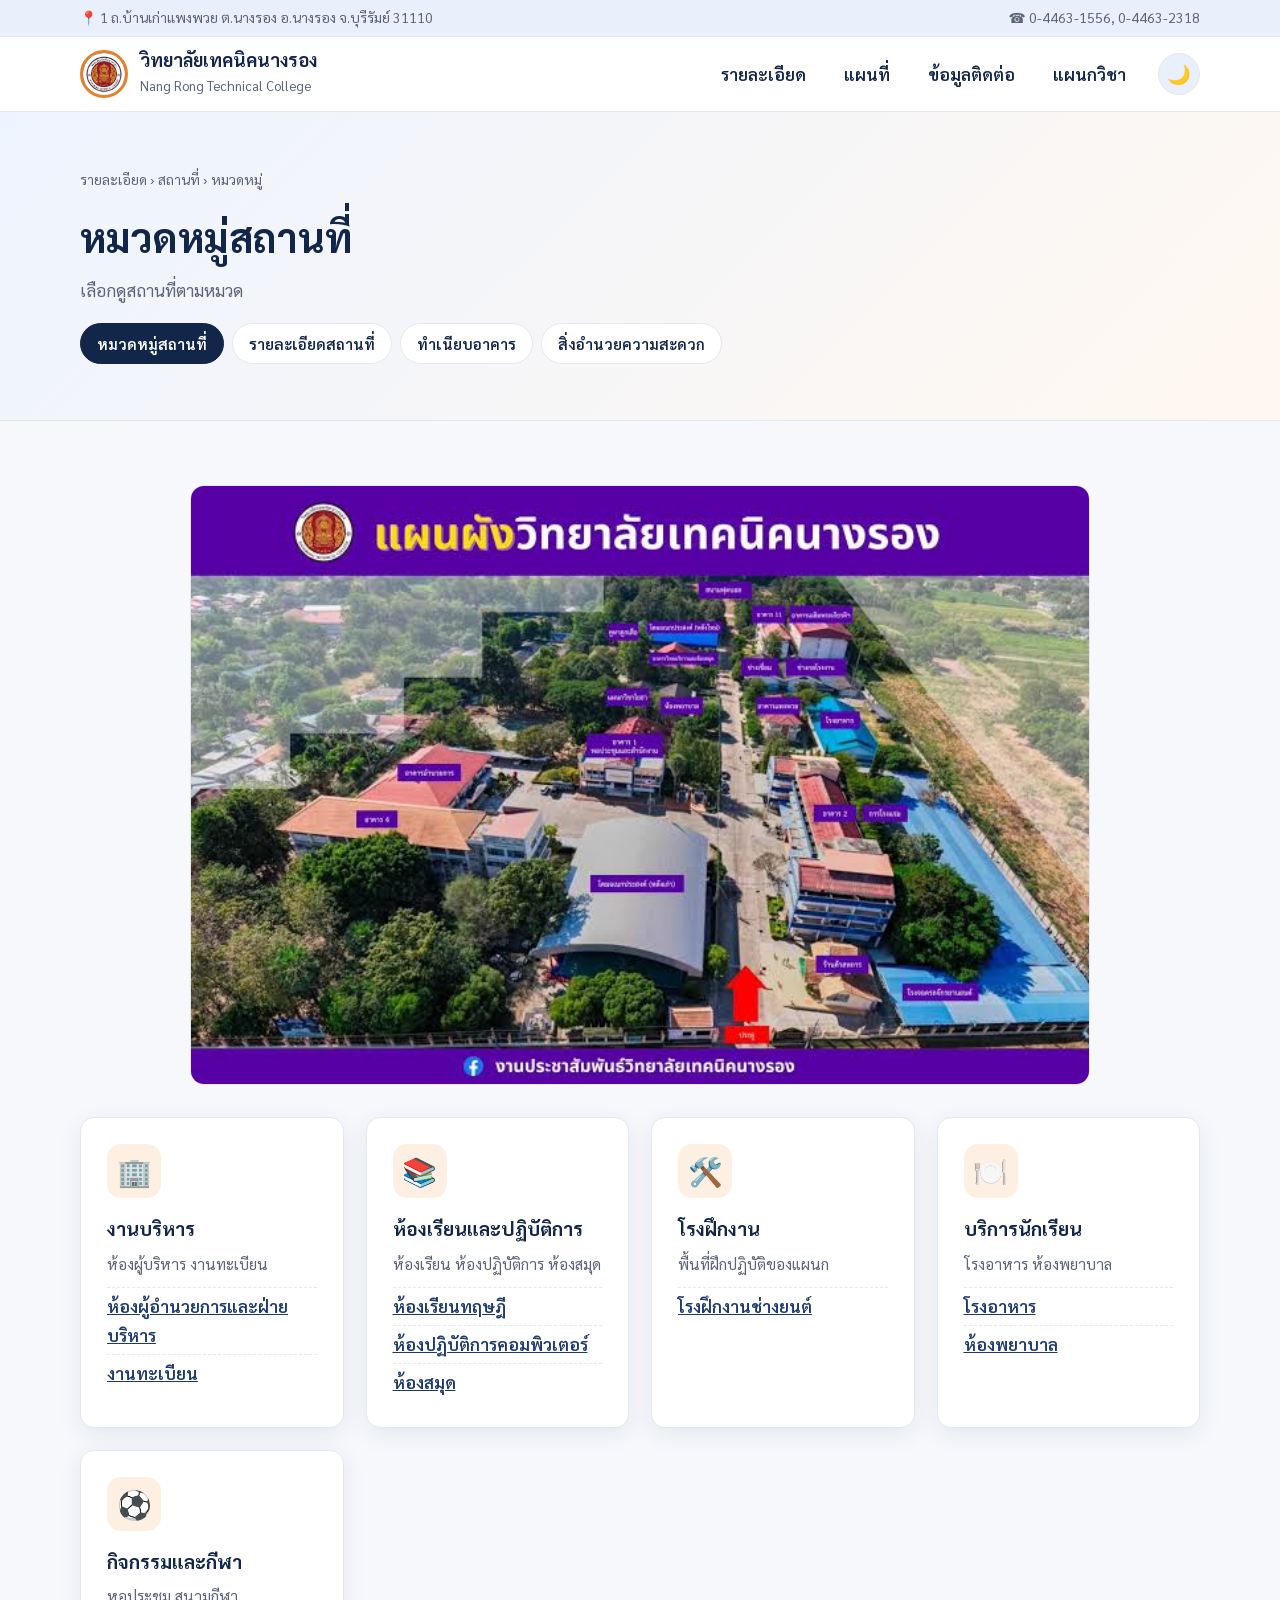
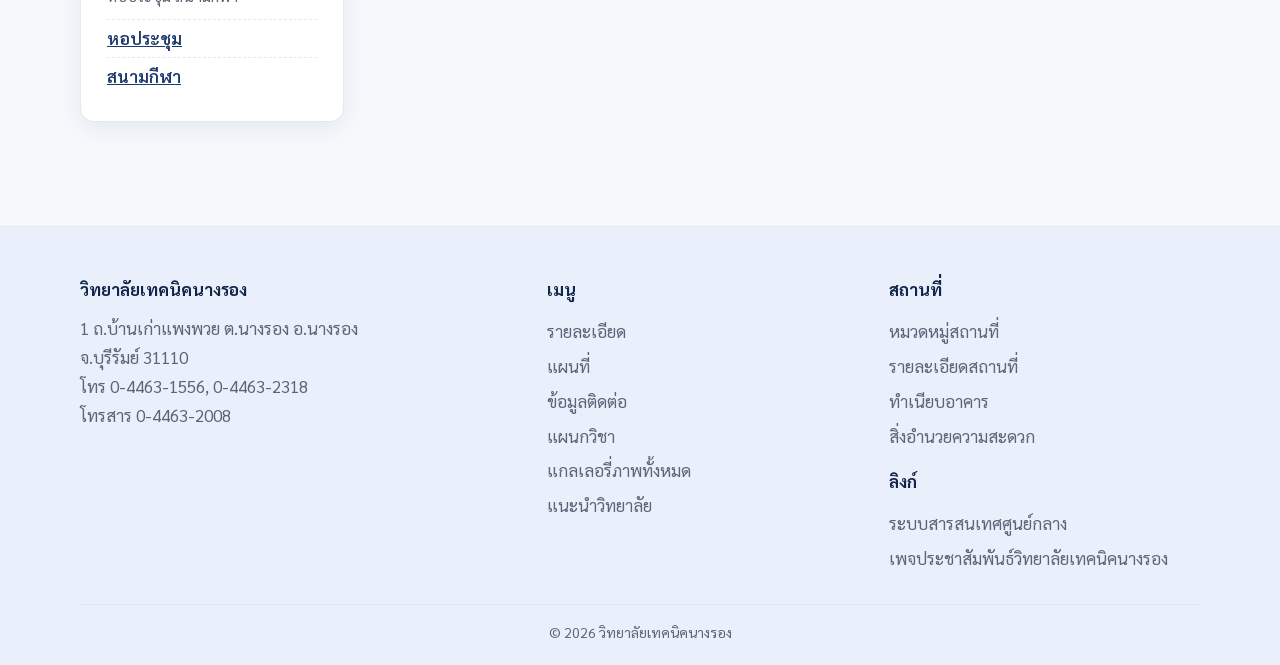
<file: service.html>
<!DOCTYPE html>
<html lang="th">
<head>
  <meta charset="UTF-8">
  <meta name="viewport" content="width=device-width, initial-scale=1">
  <title>หมวดหมู่สถานที่ | วิทยาลัยเทคนิคนางรอง</title>
  <meta name="description" content="หมวดหมู่สถานที่ภายในวิทยาลัยเทคนิคนางรอง">
  <link rel="preconnect" href="https://fonts.googleapis.com">
  <link rel="preconnect" href="https://fonts.gstatic.com" crossorigin>
  <link href="https://fonts.googleapis.com/css2?family=Sarabun:wght@400;600;700&display=swap" rel="stylesheet">
  <link rel="stylesheet" href="style.css">
  <script src="theme.js"></script>
</head>
<body>

  <div class="topbar">
    <div class="container">
      <span>📍 1 ถ.บ้านเก่าแพงพวย ต.นางรอง อ.นางรอง จ.บุรีรัมย์ 31110</span>
      <span>☎ 0-4463-1556, 0-4463-2318</span>
    </div>
  </div>

  <header class="site-header">
    <div class="container">
      <a href="index.html" class="brand">
        <div class="brand-mark"><span>นร</span><img src="roob/home.jpg" alt="โลโก้วิทยาลัยเทคนิคนางรอง" onerror="this.remove()"></div>
        <div class="brand-text">
          <strong>วิทยาลัยเทคนิคนางรอง</strong>
          <span>Nang Rong Technical College</span>
        </div>
      </a>
      <button class="theme-btn" id="themeBtn" type="button" aria-label="เปลี่ยนเป็นโหมดมืด">🌙</button>
      <button class="menu-btn" aria-label="เปิดเมนู" onclick="document.getElementById('nav').classList.toggle('open')">☰</button>
      <nav class="nav" id="nav">
        <a href="index.html">รายละเอียด</a>
        <a href="map.html">แผนที่</a>
        <a href="contact.html">ข้อมูลติดต่อ</a>
        <a href="departments.html">แผนกวิชา</a>

      </nav>
    </div>
  </header>

  <main>
    <div class="page-banner">
      <div class="container">
        <div class="crumbs"><a href="index.html">รายละเอียด</a> › สถานที่ › หมวดหมู่</div>
        <h1>หมวดหมู่สถานที่</h1>
        <p>เลือกดูสถานที่ตามหมวด</p>
        <nav class="subnav" aria-label="เมนูสถานที่">
          <a href="service.html"% class="active"%>หมวดหมู่สถานที่</a>
          <a href="detail.html"%%>รายละเอียดสถานที่</a>
          <a href="buildings.html"%%>ทำเนียบอาคาร</a>
          <a href="facilities.html"%%>สิ่งอำนวยความสะดวก</a>
        </nav>
      </div>
    </div>

    <section>
      <div class="container">
        <!-- พื้นที่ใส่รูปหลัก: ใส่ไฟล์ไว้ที่ images/service.jpg -->
        <div class="photo" data-label="images/service.jpg" style="max-width:900px;margin:0 auto 32px">
          <img src="roob/plan.jpg" alt="รูปหลักหน้าหมวดหมู่สถานที่" onerror="this.remove()">
        </div>
        <div class="grid grid-3">
        <article class="card">
          <div class="icon">🏢</div>
          <h3>งานบริหาร</h3>
          <p>ห้องผู้บริหาร งานทะเบียน</p>
          <ul class="plain"><li><a href="detail.html#director-office">ห้องผู้อำนวยการและฝ่ายบริหาร</a></li><li><a href="detail.html#registrar">งานทะเบียน</a></li></ul>
        </article>
        <article class="card">
          <div class="icon">📚</div>
          <h3>ห้องเรียนและปฏิบัติการ</h3>
          <p>ห้องเรียน ห้องปฏิบัติการ ห้องสมุด</p>
          <ul class="plain"><li><a href="detail.html#classroom">ห้องเรียนทฤษฎี</a></li><li><a href="detail.html#computer-lab">ห้องปฏิบัติการคอมพิวเตอร์</a></li><li><a href="detail.html#library">ห้องสมุด</a></li></ul>
        </article>
        <article class="card">
          <div class="icon">🛠️</div>
          <h3>โรงฝึกงาน</h3>
          <p>พื้นที่ฝึกปฏิบัติของแผนก</p>
          <ul class="plain"><li><a href="detail.html#auto-shop">โรงฝึกงานช่างยนต์</a></li></ul>
        </article>
        <article class="card">
          <div class="icon">🍽️</div>
          <h3>บริการนักเรียน</h3>
          <p>โรงอาหาร ห้องพยาบาล</p>
          <ul class="plain"><li><a href="detail.html#canteen">โรงอาหาร</a></li><li><a href="detail.html#first-aid">ห้องพยาบาล</a></li></ul>
        </article>
        <article class="card">
          <div class="icon">⚽</div>
          <h3>กิจกรรมและกีฬา</h3>
          <p>หอประชุม สนามกีฬา</p>
          <ul class="plain"><li><a href="detail.html#hall">หอประชุม</a></li><li><a href="detail.html#sports-field">สนามกีฬา</a></li></ul>
        </article>
        </div>
      </div>
    </section>
  </main>

  <footer class="site-footer">
    <div class="container">
      <div class="footer-grid">
        <div>
          <h4>วิทยาลัยเทคนิคนางรอง</h4>
          <p>1 ถ.บ้านเก่าแพงพวย ต.นางรอง อ.นางรอง<br>จ.บุรีรัมย์ 31110</p>
          <p>โทร 0-4463-1556, 0-4463-2318<br>โทรสาร 0-4463-2008</p>
        </div>
        <div>
          <h4>เมนู</h4>
          <ul>
            <li><a href="index.html">รายละเอียด</a></li>
            <li><a href="map.html">แผนที่</a></li>
            <li><a href="contact.html">ข้อมูลติดต่อ</a></li>
            <li><a href="departments.html">แผนกวิชา</a></li>
            <li><a href="gallery.html">แกลเลอรี่ภาพทั้งหมด</a></li>
            <li><a href="about.html">แนะนำวิทยาลัย</a></li>
          </ul>
        </div>
        <div>
          <h4>สถานที่</h4>
          <ul>
            <li><a href="service.html">หมวดหมู่สถานที่</a></li>
            <li><a href="detail.html">รายละเอียดสถานที่</a></li>
            <li><a href="buildings.html">ทำเนียบอาคาร</a></li>
            <li><a href="facilities.html">สิ่งอำนวยความสะดวก</a></li>
          </ul>
          <h4 style="margin-top:14px">ลิงก์</h4>
          <ul>
          <ul>
            <li><a href="https://my.nrtech.ac.th/" target="_blank" rel="noopener">ระบบสารสนเทศศูนย์กลาง</a></li>
            <li><a href="https://web.facebook.com/NrTechNew" target="_blank" rel="noopener">เพจประชาสัมพันธ์วิทยาลัยเทคนิคนางรอง</a></li>
          </ul>
        </div>
      </div>
      <div class="copy">© 2026 วิทยาลัยเทคนิคนางรอง</div>
    </div>
  </footer>

</body>
</html>
</file>
<file: style.css>
/* ============ Theme tokens ============ */
:root {
  color-scheme: light;
  --navy: #12264a;          /* heading text */
  --navy-2: #1d3a6e;        /* link text */
  --brand: #12264a;         /* solid fills (buttons, active nav) */
  --brand-2: #1d3a6e;
  --accent: #e8802a;
  --accent-dark: #b85f12;
  --accent-soft: #fdf0e3;
  --accent-line: #f5d9bb;
  --ink: #1d2433;
  --prose: #39425a;
  --muted: #5b6478;
  --line: #e3e7ef;
  --bg: #f6f8fc;
  --surface: #ffffff;
  --soft: #eaf0fb;
  --hero-a: #eef4ff;
  --hero-b: #fff8f0;
  --glow: rgba(232, 128, 42, 0.18);
  --radius: 14px;
  --shadow: 0 6px 24px rgba(18, 38, 74, 0.08);
  --shadow-hover: 0 12px 32px rgba(18, 38, 74, 0.14);
}

:root[data-theme="dark"] {
  color-scheme: dark;
  --navy: #dbe7ff;
  --navy-2: #8fb4ff;
  --brand: #2f5fb8;
  --brand-2: #4377d4;
  --accent: #f29441;
  --accent-dark: #ffb877;
  --accent-soft: #33261a;
  --accent-line: #5a3f25;
  --ink: #e7ebf5;
  --prose: #c3cbe0;
  --muted: #9aa5c0;
  --line: #2a3550;
  --bg: #0e1424;
  --surface: #161e33;
  --soft: #1a2440;
  --hero-a: #121b33;
  --hero-b: #1b1a2b;
  --glow: rgba(242, 148, 65, 0.16);
  --shadow: 0 6px 24px rgba(0, 0, 0, 0.35);
  --shadow-hover: 0 12px 32px rgba(0, 0, 0, 0.5);
}

* { box-sizing: border-box; margin: 0; padding: 0; }

html { scroll-behavior: smooth; }

body {
  font-family: "Sarabun", "Noto Sans Thai", system-ui, sans-serif;
  color: var(--ink);
  background: var(--bg);
  line-height: 1.7;
  font-size: 17px;
  transition: background .25s, color .25s;
}

a { color: inherit; text-decoration: none; }
img { max-width: 100%; display: block; }

.container { width: min(1120px, 100% - 32px); margin-inline: auto; }

/* ---------- Header ---------- */
.topbar {
  background: var(--soft);
  color: var(--muted);
  font-size: 14px;
  border-bottom: 1px solid var(--line);
}
.topbar .container {
  display: flex; justify-content: space-between; flex-wrap: wrap;
  gap: 4px 20px; padding: 6px 0;
}
.topbar a:hover { color: var(--navy); }

.site-header {
  background: var(--surface);
  border-bottom: 1px solid var(--line);
  position: sticky; top: 0; z-index: 50;
}
.site-header .container {
  display: flex; align-items: center; justify-content: space-between;
  padding: 12px 0; gap: 16px;
}
.brand { display: flex; align-items: center; gap: 12px; order: 1; }
.brand-mark {
  width: 48px; height: 48px; border-radius: 50%;
  background: linear-gradient(135deg, var(--brand), var(--brand-2));
  color: #fff; display: grid; place-items: center;
  font-weight: 700; font-size: 18px; border: 3px solid var(--accent);
}
.brand-text strong { display: block; font-size: 18px; color: var(--navy); line-height: 1.2; }
.brand-text span { font-size: 13px; color: var(--muted); }

.nav { display: flex; gap: 6px; order: 2; margin-left: auto; }
.nav a {
  padding: 8px 16px; border-radius: 999px; font-weight: 600; color: var(--navy);
  transition: background .2s, color .2s;
}
.nav a:hover { background: var(--accent-soft); }
.nav a.active { background: var(--brand); color: #fff; }

.theme-btn {
  order: 3; width: 42px; height: 42px; border-radius: 50%;
  border: 1px solid var(--line); background: var(--soft); color: var(--navy);
  font-size: 19px; line-height: 1; cursor: pointer; flex-shrink: 0;
  display: grid; place-items: center; transition: transform .15s, border-color .2s;
}
.theme-btn:hover { transform: rotate(15deg); border-color: var(--accent); }
.theme-btn:focus-visible, .menu-btn:focus-visible, .filter-btn:focus-visible {
  outline: 3px solid var(--accent); outline-offset: 2px;
}

.menu-btn {
  order: 4; display: none; background: none; border: 1px solid var(--line);
  border-radius: 10px; padding: 8px 12px; font-size: 20px; cursor: pointer; color: var(--navy);
}

/* ---------- Hero ---------- */
.hero {
  background:
    radial-gradient(circle at 85% 20%, var(--glow), transparent 45%),
    linear-gradient(135deg, var(--hero-a) 0%, var(--hero-b) 100%);
  color: var(--ink);
  padding: 88px 0 96px;
}
.hero .container { display: grid; grid-template-columns: 1.3fr 1fr; gap: 40px; align-items: center; }
.eyebrow {
  display: inline-block; background: var(--accent-soft); color: var(--accent-dark); padding: 4px 14px;
  border-radius: 999px; font-size: 14px; margin-bottom: 18px; font-weight: 600;
}
.hero h1 { font-size: clamp(32px, 5vw, 52px); line-height: 1.25; margin-bottom: 16px; color: var(--navy); }
.hero h1 em { font-style: normal; color: var(--accent); }
.hero p { color: var(--muted); max-width: 560px; margin-bottom: 28px; }
.hero-actions { display: flex; gap: 12px; flex-wrap: wrap; }

.btn {
  display: inline-block; padding: 12px 26px; border-radius: 999px;
  font-weight: 700; border: 2px solid transparent; transition: transform .15s, background .2s, color .2s;
  cursor: pointer; font-family: inherit; font-size: 16px;
}
.btn:hover { transform: translateY(-2px); }
.btn-primary { background: var(--accent); color: #1a1208; }
.btn-primary:hover { filter: brightness(0.92); }
.btn-ghost { border-color: var(--navy); color: var(--navy); }
.btn-ghost:hover { background: var(--navy); color: var(--bg); }

.hero-card {
  background: var(--surface); border: 1px solid var(--line);
  border-radius: var(--radius); padding: 28px; box-shadow: var(--shadow);
}
.hero-card h3 { margin-bottom: 14px; font-size: 18px; color: var(--navy); }
.hero-card li { list-style: none; padding: 8px 0; border-bottom: 1px dashed var(--line); color: var(--ink); }
.hero-card li a:hover { color: var(--accent); }
.hero-card li:last-child { border: 0; }

/* ---------- Page banner (inner pages) ---------- */
.page-banner {
  background: linear-gradient(135deg, var(--hero-a) 0%, var(--hero-b) 100%);
  color: var(--navy); padding: 56px 0;
  border-bottom: 1px solid var(--line);
}
.page-banner h1 { font-size: clamp(28px, 4vw, 40px); }
.page-banner p { color: var(--muted); margin-top: 6px; }
.crumbs { font-size: 14px; color: var(--muted); margin-bottom: 10px; }
.crumbs a:hover { color: var(--accent); }

/* ---------- Sections ---------- */
section { padding: 64px 0; }
.section-alt { background: var(--surface); border-block: 1px solid var(--line); }
.section-head { text-align: center; max-width: 640px; margin: 0 auto 40px; }
.section-head h2 { font-size: 30px; color: var(--navy); }
.section-head p { color: var(--muted); margin-top: 8px; }
.section-head::after {
  content: ""; display: block; width: 56px; height: 4px; border-radius: 4px;
  background: var(--accent); margin: 14px auto 0;
}

.grid { display: grid; gap: 22px; }
.grid-3 { grid-template-columns: repeat(auto-fill, minmax(260px, 1fr)); }
.grid-4 { grid-template-columns: repeat(auto-fill, minmax(220px, 1fr)); }

.card {
  background: var(--surface); border-radius: var(--radius); padding: 26px;
  box-shadow: var(--shadow); border: 1px solid var(--line);
  transition: transform .2s, box-shadow .2s, background .25s;
}
.card:hover { transform: translateY(-4px); box-shadow: var(--shadow-hover); }
.card .icon {
  width: 54px; height: 54px; border-radius: 14px; background: var(--accent-soft);
  display: grid; place-items: center; font-size: 28px; margin-bottom: 14px;
}
.card h3 { color: var(--navy); font-size: 19px; margin-bottom: 6px; }
.card p { color: var(--muted); font-size: 15.5px; }
.tag {
  display: inline-block; margin-top: 12px; font-size: 13px; font-weight: 600;
  background: var(--soft); color: var(--navy-2); padding: 2px 12px; border-radius: 999px;
}

.cta {
  background: var(--accent-soft); border-radius: var(--radius);
  padding: 40px; text-align: center; border: 1px solid var(--accent-line);
}
.cta h2 { color: var(--navy); margin-bottom: 8px; }
.cta p { color: var(--muted); margin-bottom: 20px; }
.cta .btn-primary { background: var(--brand); color: #fff; }
.cta .btn-primary:hover { background: var(--brand-2); filter: none; }

/* ---------- Filters (departments) ---------- */
.filters { display: flex; gap: 10px; justify-content: center; flex-wrap: wrap; margin-bottom: 32px; }
.filter-btn {
  padding: 8px 20px; border-radius: 999px; border: 1px solid var(--line);
  background: var(--surface); font-family: inherit; font-size: 16px; cursor: pointer; color: var(--navy);
  font-weight: 600; transition: all .2s;
}
.filter-btn:hover { border-color: var(--accent); }
.filter-btn.active { background: var(--brand); color: #fff; border-color: var(--brand); }
.dept.hidden { display: none; }

/* ---------- About ---------- */
.two-col { display: grid; grid-template-columns: 1.2fr 1fr; gap: 36px; align-items: start; }
.prose h2 { color: var(--navy); margin-bottom: 10px; font-size: 26px; }
.prose p { margin-bottom: 14px; color: var(--prose); }
.prose a, .info-list a { color: var(--navy-2); text-decoration: underline; }
.info-list { list-style: none; }
.info-list li {
  display: flex; gap: 12px; padding: 12px 0; border-bottom: 1px solid var(--line);
}
.info-list li:last-child { border: 0; }
.info-list .k { min-width: 92px; font-weight: 700; color: var(--navy); }

.timeline { border-left: 3px solid var(--accent); padding-left: 24px; }
.timeline .item { position: relative; margin-bottom: 22px; }
.timeline .item::before {
  content: ""; position: absolute; left: -33px; top: 8px; width: 14px; height: 14px;
  border-radius: 50%; background: var(--accent); border: 3px solid var(--surface);
}
.timeline h4 { color: var(--navy); }
.timeline p { color: var(--muted); font-size: 15.5px; }

/* ---------- Footer ---------- */
.site-footer { background: var(--soft); color: var(--muted); padding: 48px 0 20px; margin-top: 40px; border-top: 1px solid var(--line); }
.footer-grid { display: grid; grid-template-columns: 1.4fr 1fr 1fr; gap: 32px; margin-bottom: 28px; }
.site-footer h4 { color: var(--navy); margin-bottom: 10px; }
.site-footer a:hover { color: var(--accent); }
.site-footer li { list-style: none; padding: 3px 0; }
.copy { border-top: 1px solid var(--line); padding-top: 16px; font-size: 14px; text-align: center; }

/* ---------- Responsive ---------- */
@media (max-width: 860px) {
  .hero .container, .two-col, .footer-grid { grid-template-columns: 1fr; }
  .menu-btn { display: block; }
  .theme-btn { margin-left: auto; }
  .nav {
    display: none; position: absolute; left: 0; right: 0; top: 100%; margin-left: 0;
    background: var(--surface); flex-direction: column; padding: 12px 16px;
    border-bottom: 1px solid var(--line); box-shadow: var(--shadow);
  }
  .nav.open { display: flex; }
  .site-header .container { position: relative; }
  .hero { padding: 56px 0; }
}

@media (prefers-reduced-motion: reduce) {
  * { transition: none !important; scroll-behavior: auto !important; }
}

/* ============ เพิ่มใหม่: โลโก้รูป / ช่องรูปภาพ / แกลเลอรี / แผนที่ / ติดต่อ ============ */
.brand-mark { position: relative; overflow: hidden; flex-shrink: 0; }
.brand-mark img { position: absolute; inset: 0; width: 100%; height: 100%; object-fit: cover; }

/* ช่องรูปภาพ: ถ้าไม่มีไฟล์รูป จะแสดงกรอบพร้อมชื่อไฟล์ที่ต้องใส่ */
.photo {
  position: relative; overflow: hidden; border-radius: var(--radius);
  background: var(--soft); border: 1px dashed var(--line);
  aspect-ratio: 16 / 9; display: grid; place-items: center;
  color: var(--muted); font-size: 15px; text-align: center; padding: 12px;
}
.photo::before { content: "📷 " attr(data-label); }
.photo img { position: absolute; inset: 0; width: 100%; height: 100%; object-fit: cover; }
.photo.has-img { border-style: solid; }

.gallery { display: grid; gap: 16px; grid-template-columns: repeat(auto-fill, minmax(250px, 1fr)); }
.gallery .photo { aspect-ratio: 4 / 3; }

.hero-photo { aspect-ratio: 4 / 3; }

.map-wrap { border-radius: var(--radius); overflow: hidden; border: 1px solid var(--line); box-shadow: var(--shadow); background: var(--soft); }
.map-wrap iframe { display: block; width: 100%; height: min(62vh, 520px); border: 0; }

.contact-grid { display: grid; gap: 22px; grid-template-columns: 1fr 1fr; align-items: start; }
.chips { display: flex; flex-wrap: wrap; gap: 8px; }
.chip { background: var(--soft); color: var(--navy-2); font-weight: 600; font-size: 15px; padding: 4px 14px; border-radius: 999px; }
.link-cards { display: grid; gap: 18px; grid-template-columns: repeat(auto-fit, minmax(260px, 1fr)); }
.link-cards .card { display: block; }
.link-cards .card span.go { color: var(--accent-dark); font-weight: 700; }

@media (max-width: 860px) { .contact-grid { grid-template-columns: 1fr; } }

/* มือถือ: แสดง 3 ปุ่มด้านบนเป็นแถวเสมอ (ไม่ซ่อนในเมนู) */
@media (max-width: 860px) {
  .menu-btn { display: none; }
  .site-header .container { flex-wrap: wrap; }
  .nav, .nav.open {
    display: flex; position: static; order: 5; width: 100%; flex-direction: row; gap: 6px;
    padding: 0; border: 0; box-shadow: none; background: transparent; margin-left: 0;
  }
  .nav a { flex: 1; text-align: center; padding: 8px 6px; font-size: 15px; border: 1px solid var(--line); }
  .nav a.active { border-color: var(--brand); }
  .theme-btn { margin-left: auto; }
  .brand { margin-right: 0; }
}

/* ===== รูปที่อัปโหลดแล้ว: แสดงเต็มภาพตามสัดส่วนจริง ไม่ครอบตัด ===== */
.photo.has-img {
  display: block; aspect-ratio: auto; padding: 0; background: var(--soft);
  line-height: 0;
}
.photo.has-img::before { content: none; }
.photo.has-img img {
  position: static; display: block; width: 100%; height: auto;
  max-height: 80vh; object-fit: contain; margin-inline: auto;
}
.gallery { align-items: start; }
.contact-grid { align-items: start; }
.hero .container { align-items: center; }

/* โลโก้: แสดงเต็มวง ไม่ตัดขอบ */
.brand-mark img { object-fit: contain; background: #fff; padding: 2px; }

/* ===== ครูผู้สอน ===== */
.teachers { display: grid; gap: 22px; grid-template-columns: repeat(auto-fill, minmax(210px, 1fr)); }
.teacher { text-align: center; padding: 18px 18px 22px; }
.teacher .photo, .teacher .photo.has-img {
  aspect-ratio: 3 / 4; display: grid; place-items: center; margin-bottom: 14px; line-height: 1.4;
}
.teacher .photo.has-img img {
  position: absolute; inset: 0; width: 100%; height: 100%; max-height: none; object-fit: contain;
}
.teacher h3 { color: var(--navy); font-size: 18px; margin-bottom: 2px; }
.teacher .role { color: var(--accent-dark); font-weight: 600; font-size: 15px; }
.teacher .sub { color: var(--muted); font-size: 14px; }

/* ===== แกลเลอรี่ (หน้า gallery.html) ===== */
.masonry { column-count: 3; column-gap: 16px; }
.g-item {
  display: block; width: 100%; margin: 0 0 16px; padding: 0; border: 1px solid var(--line);
  border-radius: var(--radius); overflow: hidden; background: var(--soft); cursor: zoom-in;
  position: relative; break-inside: avoid; font: inherit; box-shadow: var(--shadow);
  transition: transform .2s, box-shadow .2s;
}
.g-item:hover { transform: translateY(-3px); box-shadow: var(--shadow-hover); }
.g-item:focus-visible { outline: 3px solid var(--accent); outline-offset: 2px; }
.g-item img { display: block; width: 100%; height: auto; }
.g-item .cap {
  position: absolute; left: 0; right: 0; bottom: 0; padding: 22px 12px 10px; text-align: left;
  color: #fff; font-size: 14px; line-height: 1.4; opacity: 0; transition: opacity .2s;
  background: linear-gradient(transparent, rgba(0,0,0,.7));
}
.g-item:hover .cap, .g-item:focus-visible .cap { opacity: 1; }
.g-item.g-ph {
  cursor: default; aspect-ratio: 4 / 3; display: grid; place-items: center; border-style: dashed;
  color: var(--muted); font-size: 15px; box-shadow: none;
}
.g-item.g-ph:hover { transform: none; box-shadow: none; }
.g-empty { text-align: center; color: var(--muted); padding: 40px 0; }

.lb {
  position: fixed; inset: 0; z-index: 100; background: rgba(5, 10, 20, .93);
  display: flex; align-items: center; justify-content: center; padding: 16px;
}
.lb[hidden] { display: none; }
.lb figure { margin: 0; text-align: center; max-width: 100%; }
.lb img { max-width: min(92vw, 1200px); max-height: 80vh; object-fit: contain; border-radius: 8px; }
.lb figcaption { color: #e7ebf5; margin-top: 12px; font-size: 16px; }
.lb-btn {
  position: absolute; width: 46px; height: 46px; border-radius: 50%; border: 0; cursor: pointer;
  background: rgba(255,255,255,.14); color: #fff; font-size: 26px; line-height: 1; display: grid; place-items: center;
}
.lb-btn:hover { background: rgba(255,255,255,.28); }
.lb-btn:focus-visible { outline: 3px solid var(--accent); }
.lb-close { top: 16px; right: 16px; font-size: 20px; }
.lb-prev { left: 16px; top: 50%; transform: translateY(-50%); }
.lb-next { right: 16px; top: 50%; transform: translateY(-50%); }

@media (max-width: 860px) { .masonry { column-count: 2; } .nav a { font-size: 14px; } }
@media (max-width: 480px) { .lb-prev { left: 6px; } .lb-next { right: 6px; } }

/* มือถือ: ปุ่มเมนู 4 ปุ่มให้อยู่บรรทัดเดียว */
@media (max-width: 860px) {
  .nav a { white-space: nowrap; padding: 8px 4px; font-size: 14px; }
}
@media (max-width: 380px) {
  .nav a { font-size: 13px; }
}

/* ===== หน้าสถานที่ (places / place / buildings / facilities) ===== */
.subnav { display: flex; gap: 8px; flex-wrap: wrap; margin-top: 18px; }
.subnav a {
  padding: 7px 16px; border-radius: 999px; border: 1px solid var(--line); background: var(--surface);
  color: var(--navy); font-weight: 600; font-size: 15px; transition: border-color .2s;
}
.subnav a:hover { border-color: var(--accent); }
.subnav a.active { background: var(--brand); color: #fff; border-color: var(--brand); }

.demo-note {
  background: var(--accent-soft); border: 1px solid var(--accent-line); color: var(--accent-dark);
  border-radius: var(--radius); padding: 10px 16px; font-size: 14.5px; margin-bottom: 28px; text-align: center;
}

.cat-card { text-align: left; font: inherit; cursor: pointer; width: 100%; color: inherit; }
.cat-card.active { border-color: var(--accent); box-shadow: 0 0 0 2px var(--accent); }

.pcard { display: block; padding: 0; overflow: hidden; }
.pcard .photo { border-radius: 0; border: 0; border-bottom: 1px solid var(--line); }
.pcard .body { padding: 18px 20px 22px; }
.pcard h3 { color: var(--navy); font-size: 18px; margin-bottom: 4px; }
.pcard p { color: var(--muted); font-size: 15px; }
.pcard .tag + .tag { margin-left: 6px; }

.search {
  display: block; width: 100%; max-width: 440px; margin: 0 auto 28px; padding: 11px 18px;
  border-radius: 999px; border: 1px solid var(--line); background: var(--surface); color: var(--ink);
  font: inherit; font-size: 16px;
}
.search:focus { outline: 3px solid var(--accent); outline-offset: 1px; }

.bcard .head { display: flex; align-items: center; gap: 12px; margin-bottom: 8px; }
.bcard .no {
  background: var(--brand); color: #fff; font-weight: 700; font-size: 14px; padding: 3px 12px; border-radius: 999px; white-space: nowrap;
}
.bcard .rooms { margin-top: 12px; display: flex; flex-wrap: wrap; gap: 6px; }
.bcard .rooms a { background: var(--soft); color: var(--navy-2); font-size: 14px; font-weight: 600; padding: 2px 12px; border-radius: 999px; }
.bcard .rooms a:hover { background: var(--accent-soft); }

.fac-card .where { margin-top: 12px; display: flex; flex-wrap: wrap; gap: 6px; }
.fac-card .where a { background: var(--soft); color: var(--navy-2); font-size: 14px; font-weight: 600; padding: 2px 12px; border-radius: 999px; }
.fac-card .where a:hover { background: var(--accent-soft); }

.detail-grid { display: grid; gap: 28px; grid-template-columns: 1.1fr 1fr; align-items: start; }
.extras { display: grid; gap: 14px; grid-template-columns: 1fr 1fr; margin-top: 14px; }
.extras .photo { aspect-ratio: 4 / 3; }
@media (max-width: 860px) { .detail-grid { grid-template-columns: 1fr; } }

/* หน้าสถานที่แบบง่าย */
ul.plain { list-style: none; margin-top: 10px; }
ul.plain li { padding: 4px 0; border-top: 1px dashed var(--line); }
ul.plain a { color: var(--navy-2); font-weight: 600; text-decoration: underline; }
.stack { display: grid; gap: 22px; }
.place h2 { color: var(--navy); font-size: 24px; margin-bottom: 6px; }
.place { scroll-margin-top: 90px; }
.place:target { border-color: var(--accent); box-shadow: 0 0 0 2px var(--accent); }
</file>
